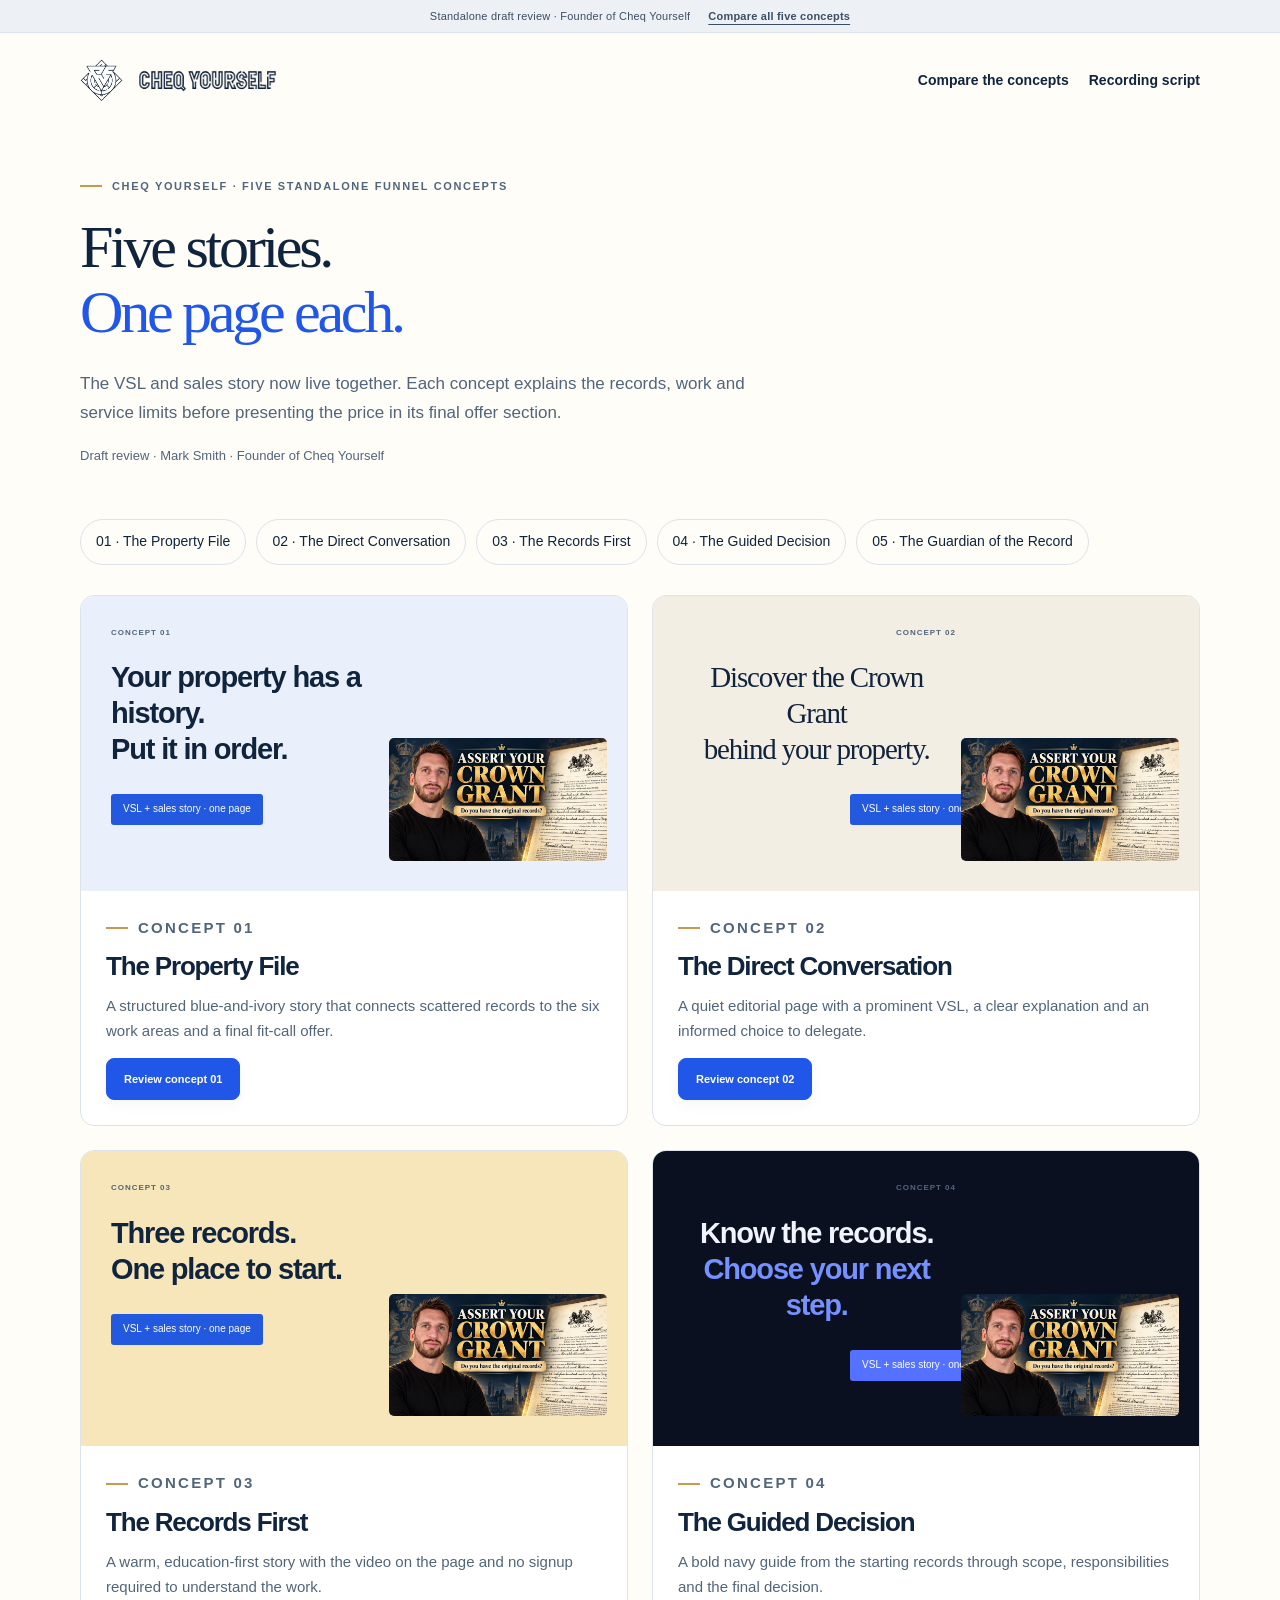
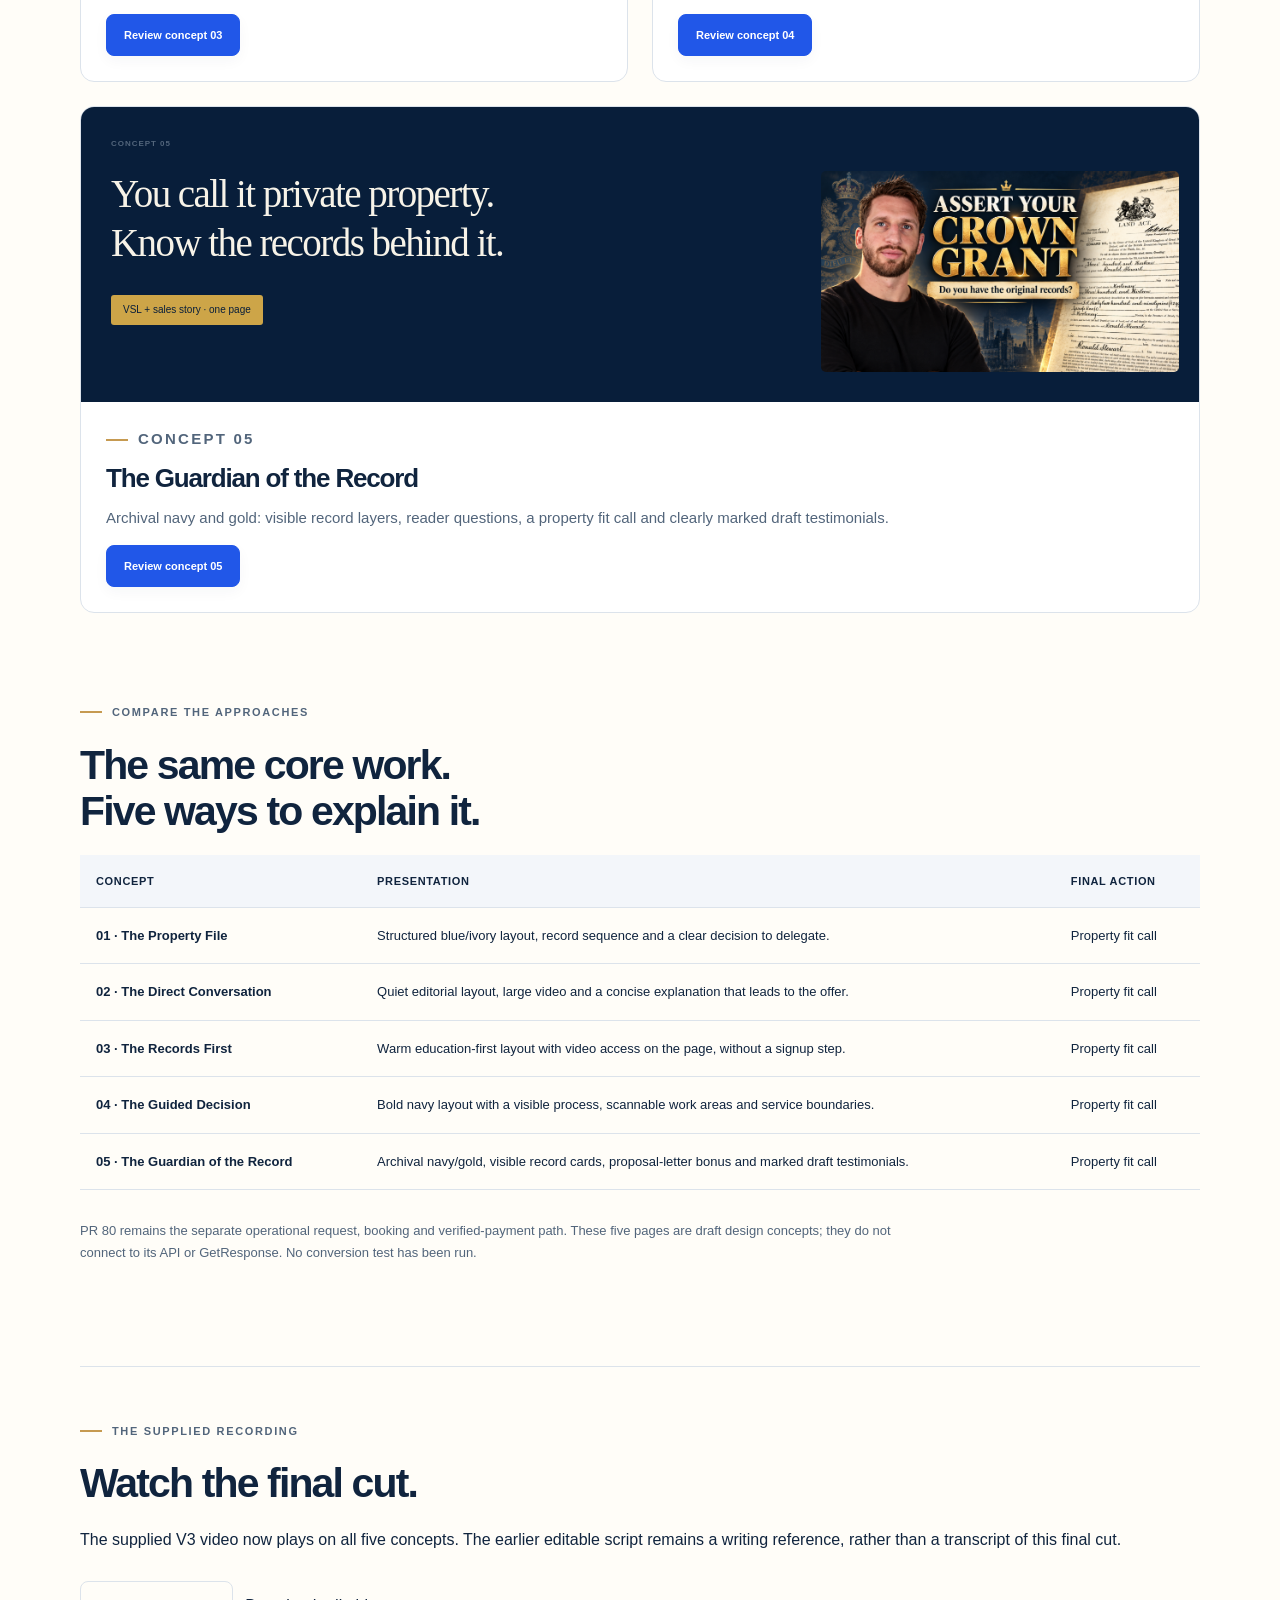
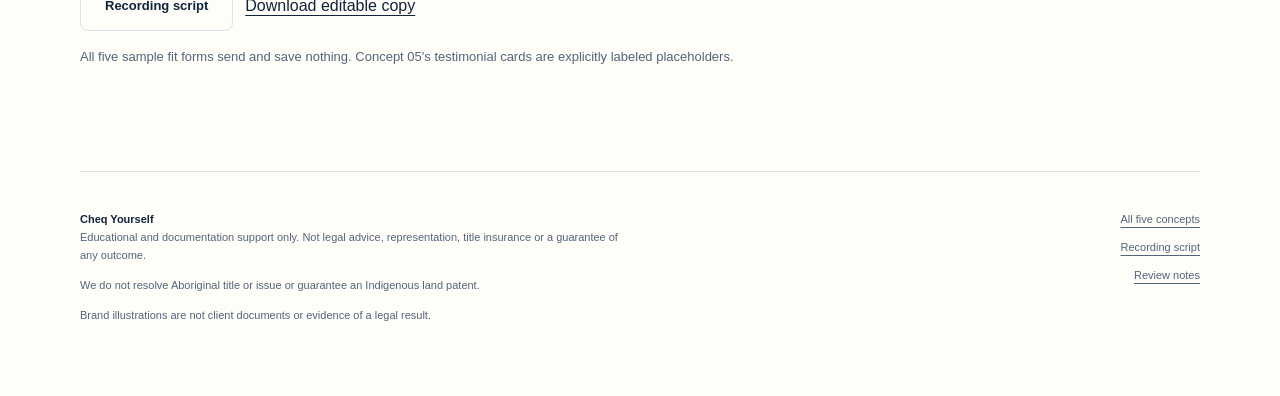
<file: index.html>
<!doctype html>
<html lang="en-CA"><head><meta charset="utf-8"><meta name="viewport" content="width=device-width,initial-scale=1"><meta name="robots" content="noindex,nofollow"><meta name="referrer" content="no-referrer"><meta http-equiv="Content-Security-Policy" content="default-src 'self'; script-src 'self'; style-src 'self' 'unsafe-inline'; img-src 'self'; media-src 'self' https://constitutionalmoney.github.io; connect-src 'none'; frame-src 'none'; object-src 'none'; base-uri 'none'; form-action 'none'"><meta name="description" content="Trace the records behind your Canadian property and explore the Assert Crown Grant Documentation Package with Cheq Yourself. Watch the overview, understand the work and decide your next step."><meta property="og:title" content="Five single-page funnels | Cheq Yourself"><meta property="og:description" content="Trace the records behind your Canadian property and explore the Assert Crown Grant Documentation Package with Cheq Yourself. Watch the overview, understand the work and decide your next step."><title>Five single-page funnels · Cheq Yourself preview</title><link rel="icon" href="assets/brand-square.webp"><link rel="stylesheet" href="assets/site.css"><script src="assets/site.js" defer></script></head><body class="review"><a class="skip" href="#main">Skip to content</a><div class="preview-bar"><span>Standalone draft review · Founder of Cheq Yourself</span><a href="index.html">Compare all five concepts</a></div><header class="header container"><a class="brand" href="index.html" aria-label="Cheq Yourself concept review"><img class="mark" src="assets/cheq-yourself-logo.webp" alt="" width="43" height="44"><img class="wordmark" src="assets/cheq-yourself-wordmark.webp" alt="Cheq Yourself" width="147" height="33"></a><nav aria-label="Page navigation"><a href="index.html#comparison">Compare the concepts</a><a href="script.html">Recording script</a></nav></header><section class="review-hero container"><p class="eyebrow">Cheq Yourself · Five standalone funnel concepts</p><h1>Five stories.<br><em>One page each.</em></h1><p class="lead">The VSL and sales story now live together. Each concept explains the records, work and service limits before presenting the price in its final offer section.</p><p class="small">Draft review · Mark Smith · Founder of Cheq Yourself</p></section><main id="main" class="container"><nav class="concept-jump" aria-label="Choose a concept"><a href="designed/index.html">01 · The Property File</a><a href="simple/index.html">02 · The Direct Conversation</a><a href="squeeze/index.html">03 · The Records First</a><a href="screenshots/index.html">04 · The Guided Decision</a><a href="archival/index.html">05 · The Guardian of the Record</a></nav><div class="concept-grid"><article class="concept-card"><div class="concept-art art-designed unified-art"><p>CONCEPT 01</p><h3>Your property has a history.<br><em>Put it in order.</em></h3><img src="assets/vsl-video-thumbnail.png" alt="" width="1672" height="941"><span class="art-btn">VSL + sales story · one page</span></div><div><p class="eyebrow">Concept 01</p><h2>The Property File</h2><p>A structured blue-and-ivory story that connects scattered records to the six work areas and a final fit-call offer.</p><a class="btn" href="designed/index.html">Review concept 01</a></div></article><article class="concept-card"><div class="concept-art art-simple unified-art"><p>CONCEPT 02</p><h3>Discover the Crown Grant<br><em>behind your property.</em></h3><img src="assets/vsl-video-thumbnail.png" alt="" width="1672" height="941"><span class="art-btn">VSL + sales story · one page</span></div><div><p class="eyebrow">Concept 02</p><h2>The Direct Conversation</h2><p>A quiet editorial page with a prominent VSL, a clear explanation and an informed choice to delegate.</p><a class="btn" href="simple/index.html">Review concept 02</a></div></article><article class="concept-card"><div class="concept-art art-squeeze unified-art"><p>CONCEPT 03</p><h3>Three records.<br><em>One place to start.</em></h3><img src="assets/vsl-video-thumbnail.png" alt="" width="1672" height="941"><span class="art-btn">VSL + sales story · one page</span></div><div><p class="eyebrow">Concept 03</p><h2>The Records First</h2><p>A warm, education-first story with the video on the page and no signup required to understand the work.</p><a class="btn" href="squeeze/index.html">Review concept 03</a></div></article><article class="concept-card"><div class="concept-art art-screenshots unified-art"><p>CONCEPT 04</p><h3>Know the records.<br><em>Choose your next step.</em></h3><img src="assets/vsl-video-thumbnail.png" alt="" width="1672" height="941"><span class="art-btn">VSL + sales story · one page</span></div><div><p class="eyebrow">Concept 04</p><h2>The Guided Decision</h2><p>A bold navy guide from the starting records through scope, responsibilities and the final decision.</p><a class="btn" href="screenshots/index.html">Review concept 04</a></div></article><article class="concept-card"><div class="concept-art art-archival unified-art"><p>CONCEPT 05</p><h3>You call it private property.<br><em>Know the records behind it.</em></h3><img src="assets/vsl-video-thumbnail.png" alt="" width="1672" height="941"><span class="art-btn">VSL + sales story · one page</span></div><div><p class="eyebrow">Concept 05</p><h2>The Guardian of the Record</h2><p>Archival navy and gold: visible record layers, reader questions, a property fit call and clearly marked draft testimonials.</p><a class="btn" href="archival/index.html">Review concept 05</a></div></article></div><section class="section" id="comparison"><p class="eyebrow">Compare the approaches</p><h2>The same core work.<br>Five ways to explain it.</h2><div class="table-scroll"><table><thead><tr><th>Concept</th><th>Presentation</th><th>Final action</th></tr></thead><tbody><tr><td><strong>01 · The Property File</strong></td><td>Structured blue/ivory layout, record sequence and a clear decision to delegate.</td><td>Property fit call</td></tr><tr><td><strong>02 · The Direct Conversation</strong></td><td>Quiet editorial layout, large video and a concise explanation that leads to the offer.</td><td>Property fit call</td></tr><tr><td><strong>03 · The Records First</strong></td><td>Warm education-first layout with video access on the page, without a signup step.</td><td>Property fit call</td></tr><tr><td><strong>04 · The Guided Decision</strong></td><td>Bold navy layout with a visible process, scannable work areas and service boundaries.</td><td>Property fit call</td></tr><tr><td><strong>05 · The Guardian of the Record</strong></td><td>Archival navy/gold, visible record cards, proposal-letter bonus and marked draft testimonials.</td><td>Property fit call</td></tr></tbody></table></div><p class="small comparison-note">PR 80 remains the separate operational request, booking and verified-payment path. These five pages are draft design concepts; they do not connect to its API or GetResponse. No conversion test has been run.</p></section><section class="section recording-notes"><p class="eyebrow">The supplied recording</p><h2>Watch the final cut.</h2><p>The supplied V3 video now plays on all five concepts. The earlier editable script remains a writing reference, rather than a transcript of this final cut.</p><div class="actions"><a class="btn secondary" href="script.html">Recording script</a><a href="vsl-script.md" download>Download editable copy</a></div><p class="small">All five sample fit forms send and save nothing. Concept 05's testimonial cards are explicitly labeled placeholders.</p></section></main><footer class="footer container"><div><strong>Cheq Yourself</strong><p>Educational and documentation support only. Not legal advice, representation, title insurance or a guarantee of any outcome.</p><p>We do not resolve Aboriginal title or issue or guarantee an Indigenous land patent.</p><p>Brand illustrations are not client documents or evidence of a legal result.</p></div><div class="footer-links"><a href="index.html">All five concepts</a><a href="script.html">Recording script</a><a href="README.md">Review notes</a></div></footer></body></html>
</file>
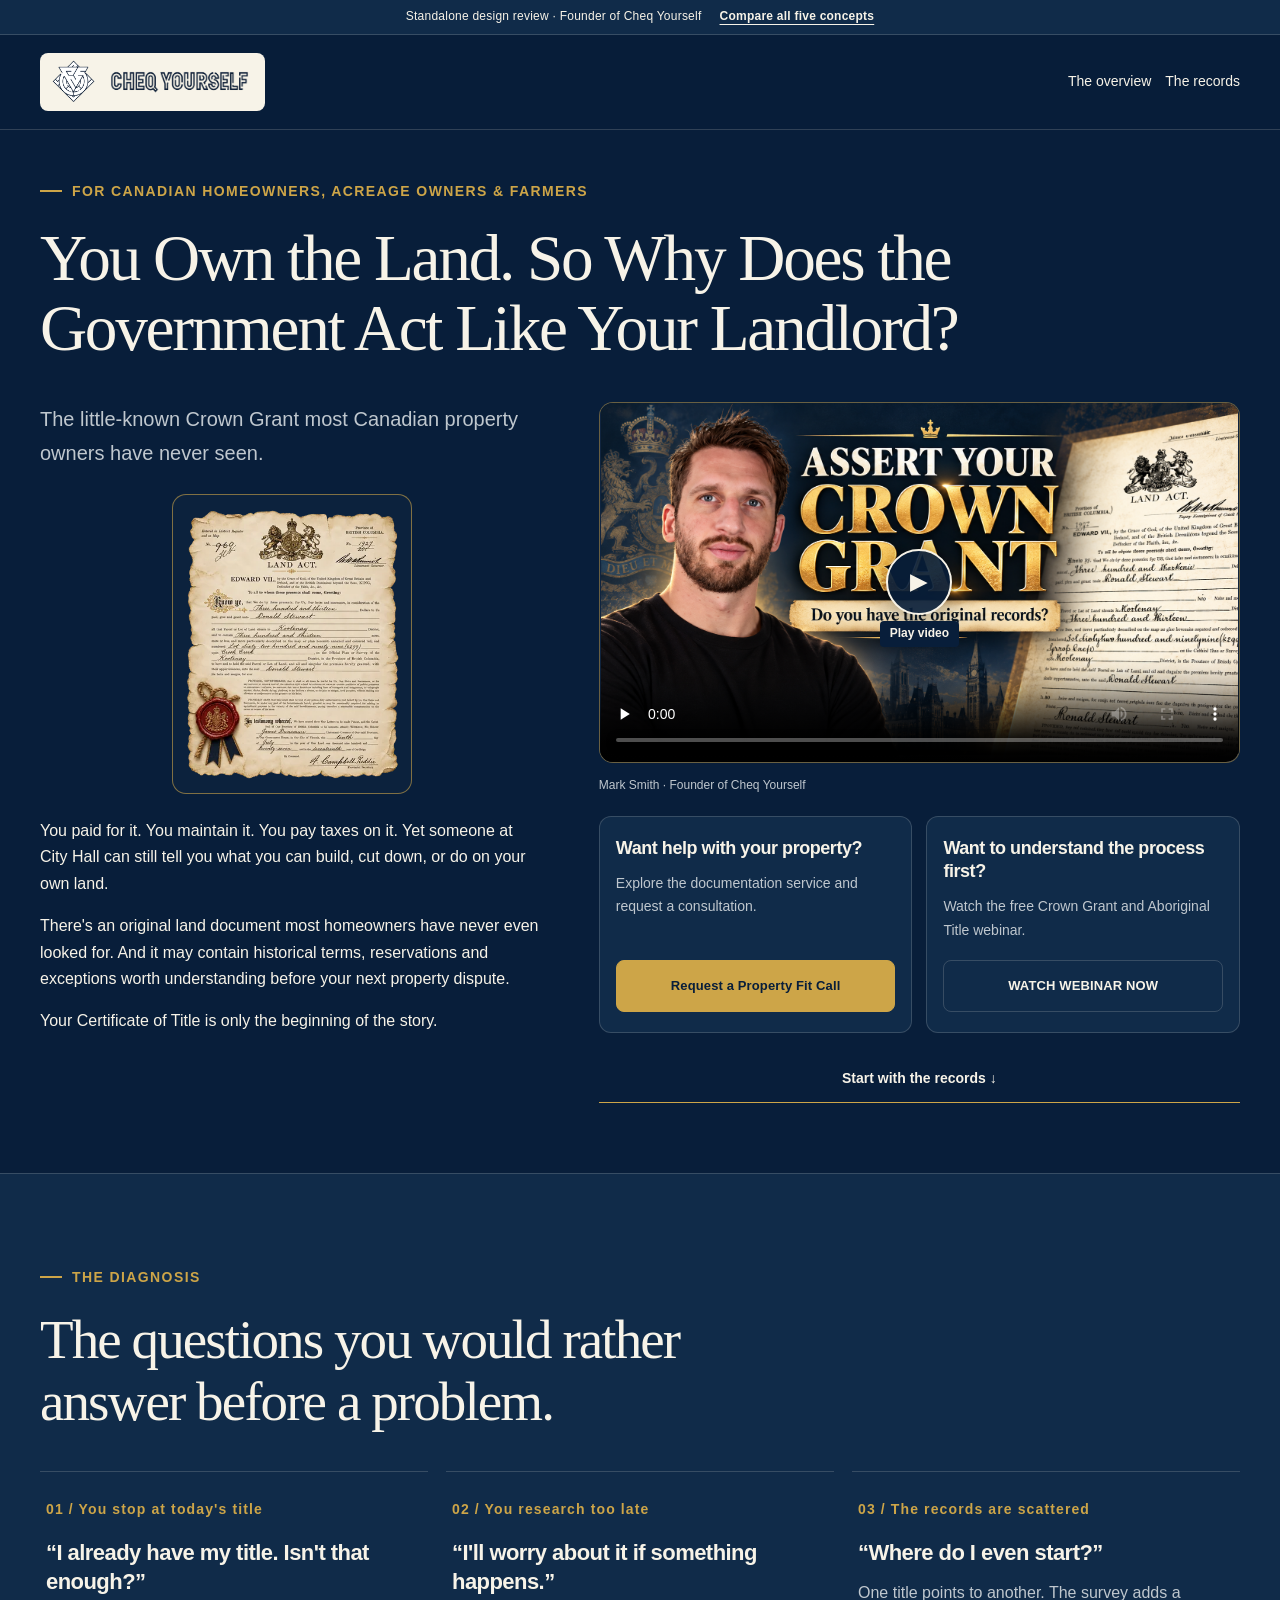
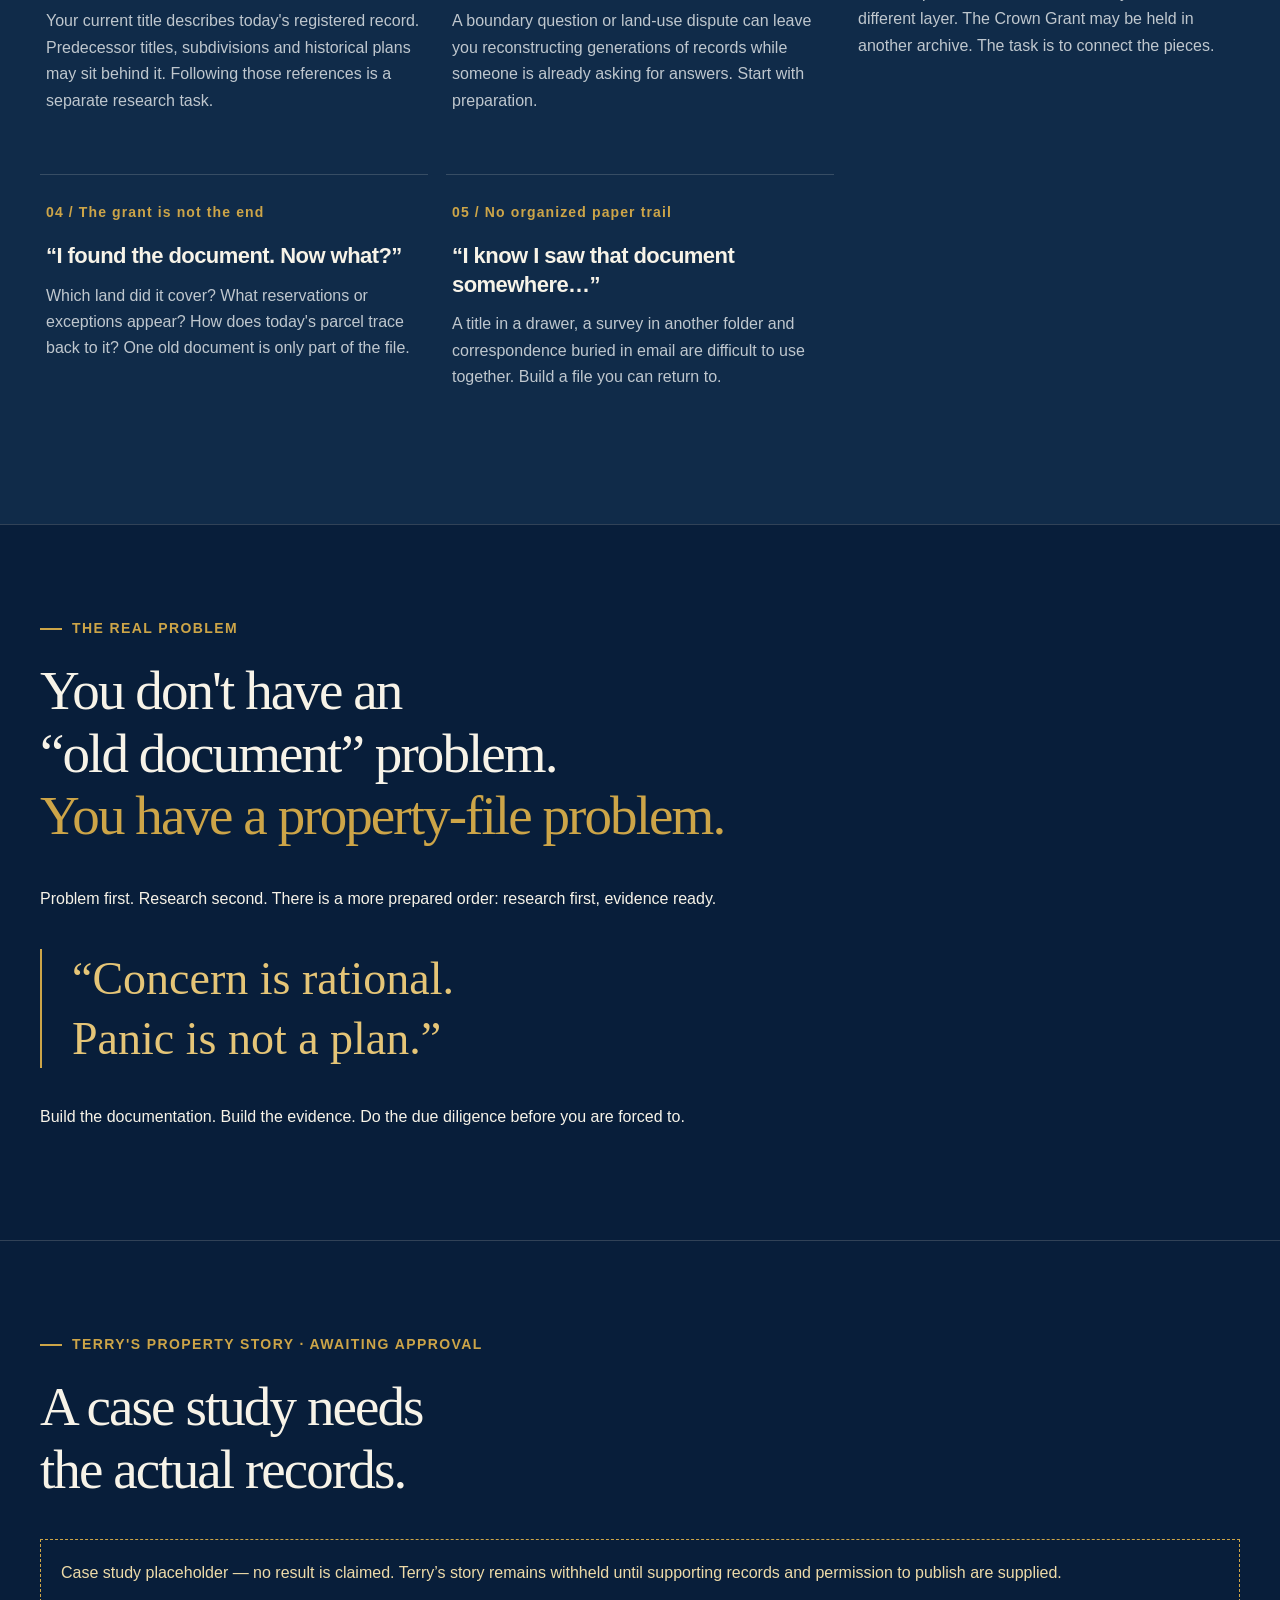
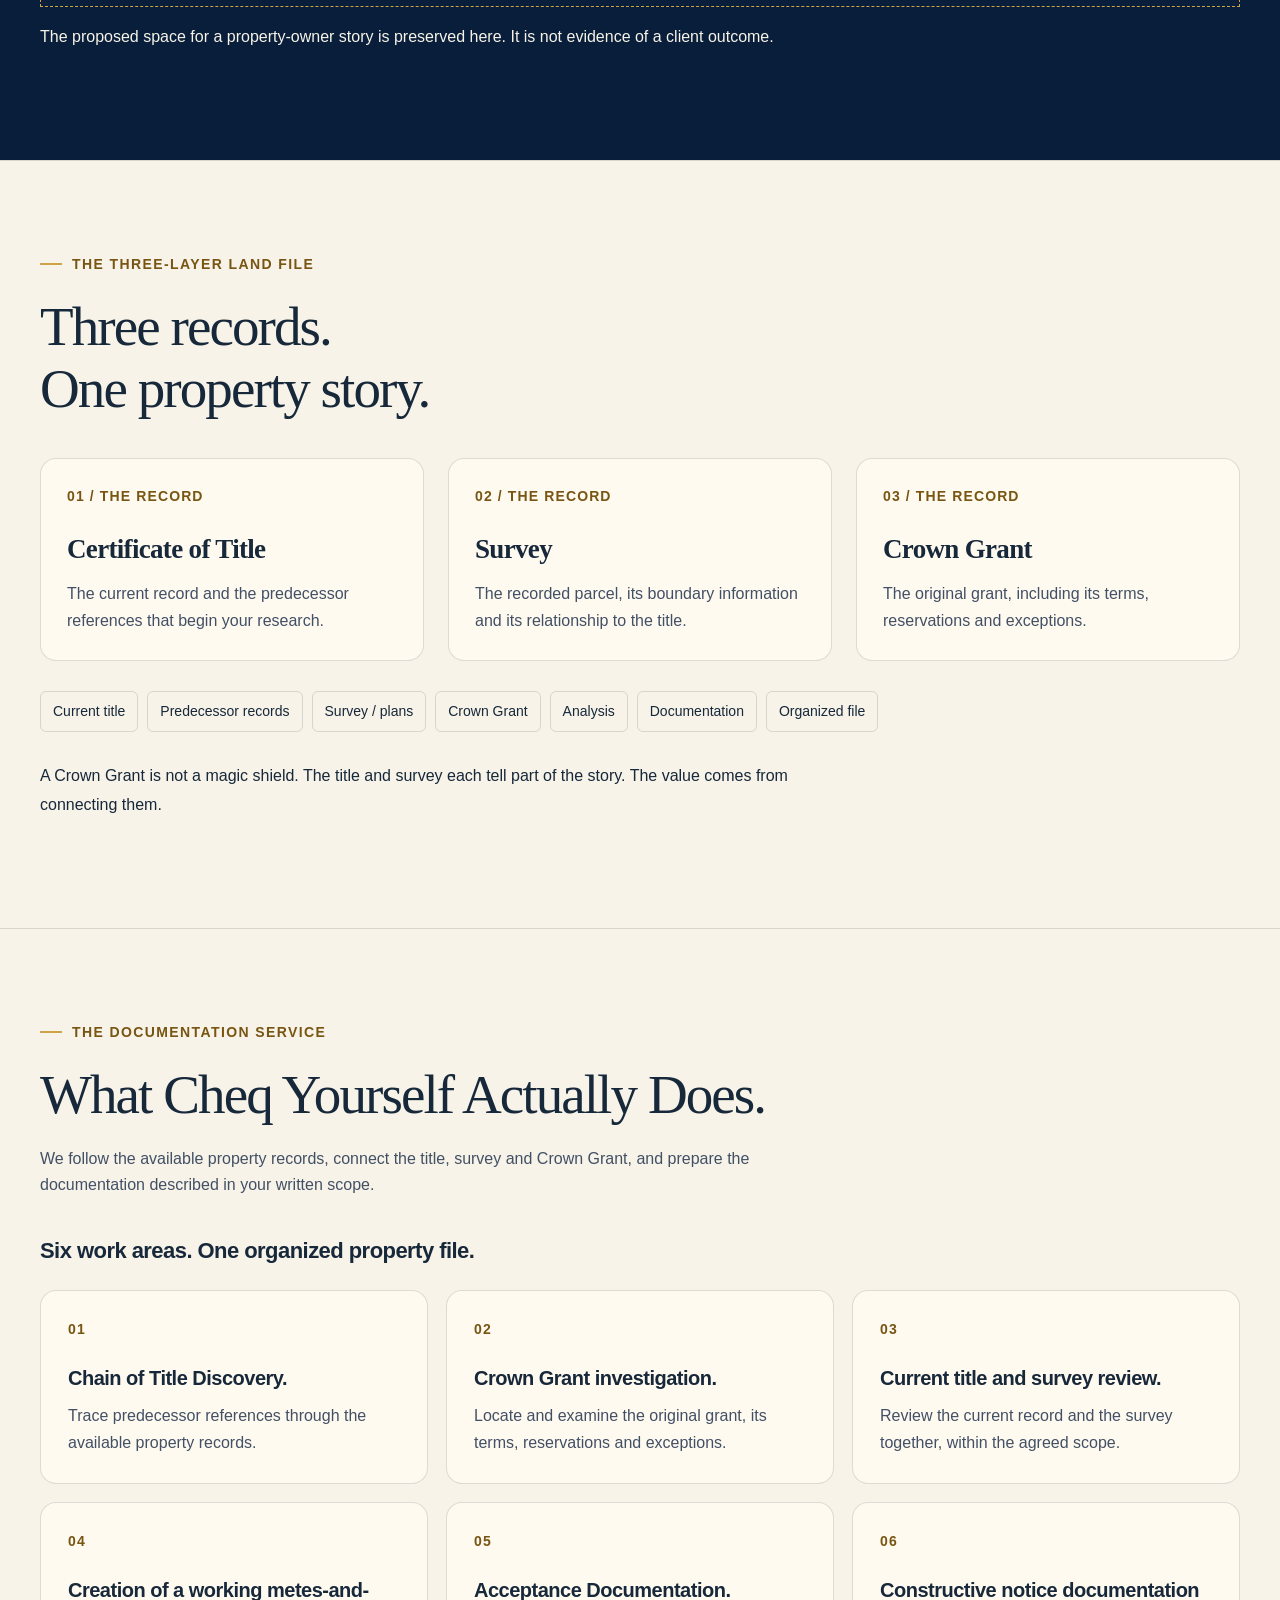
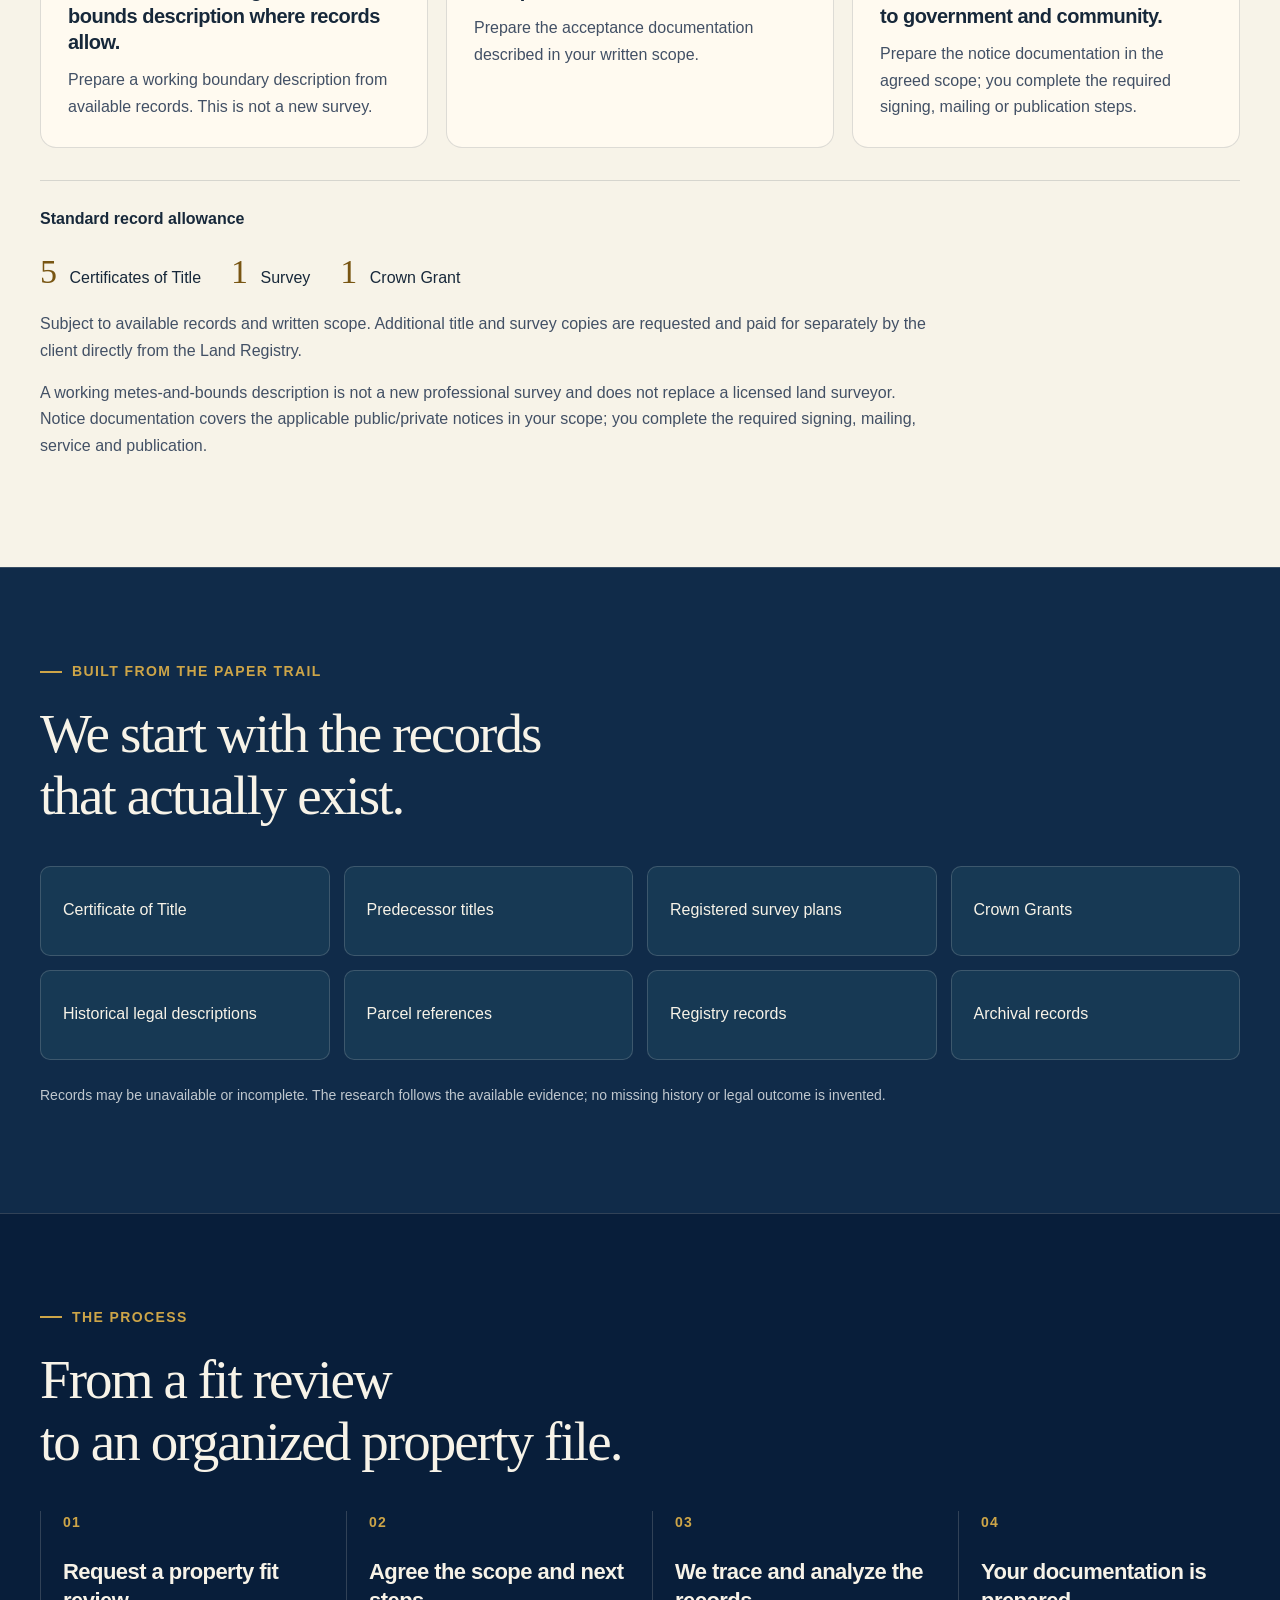
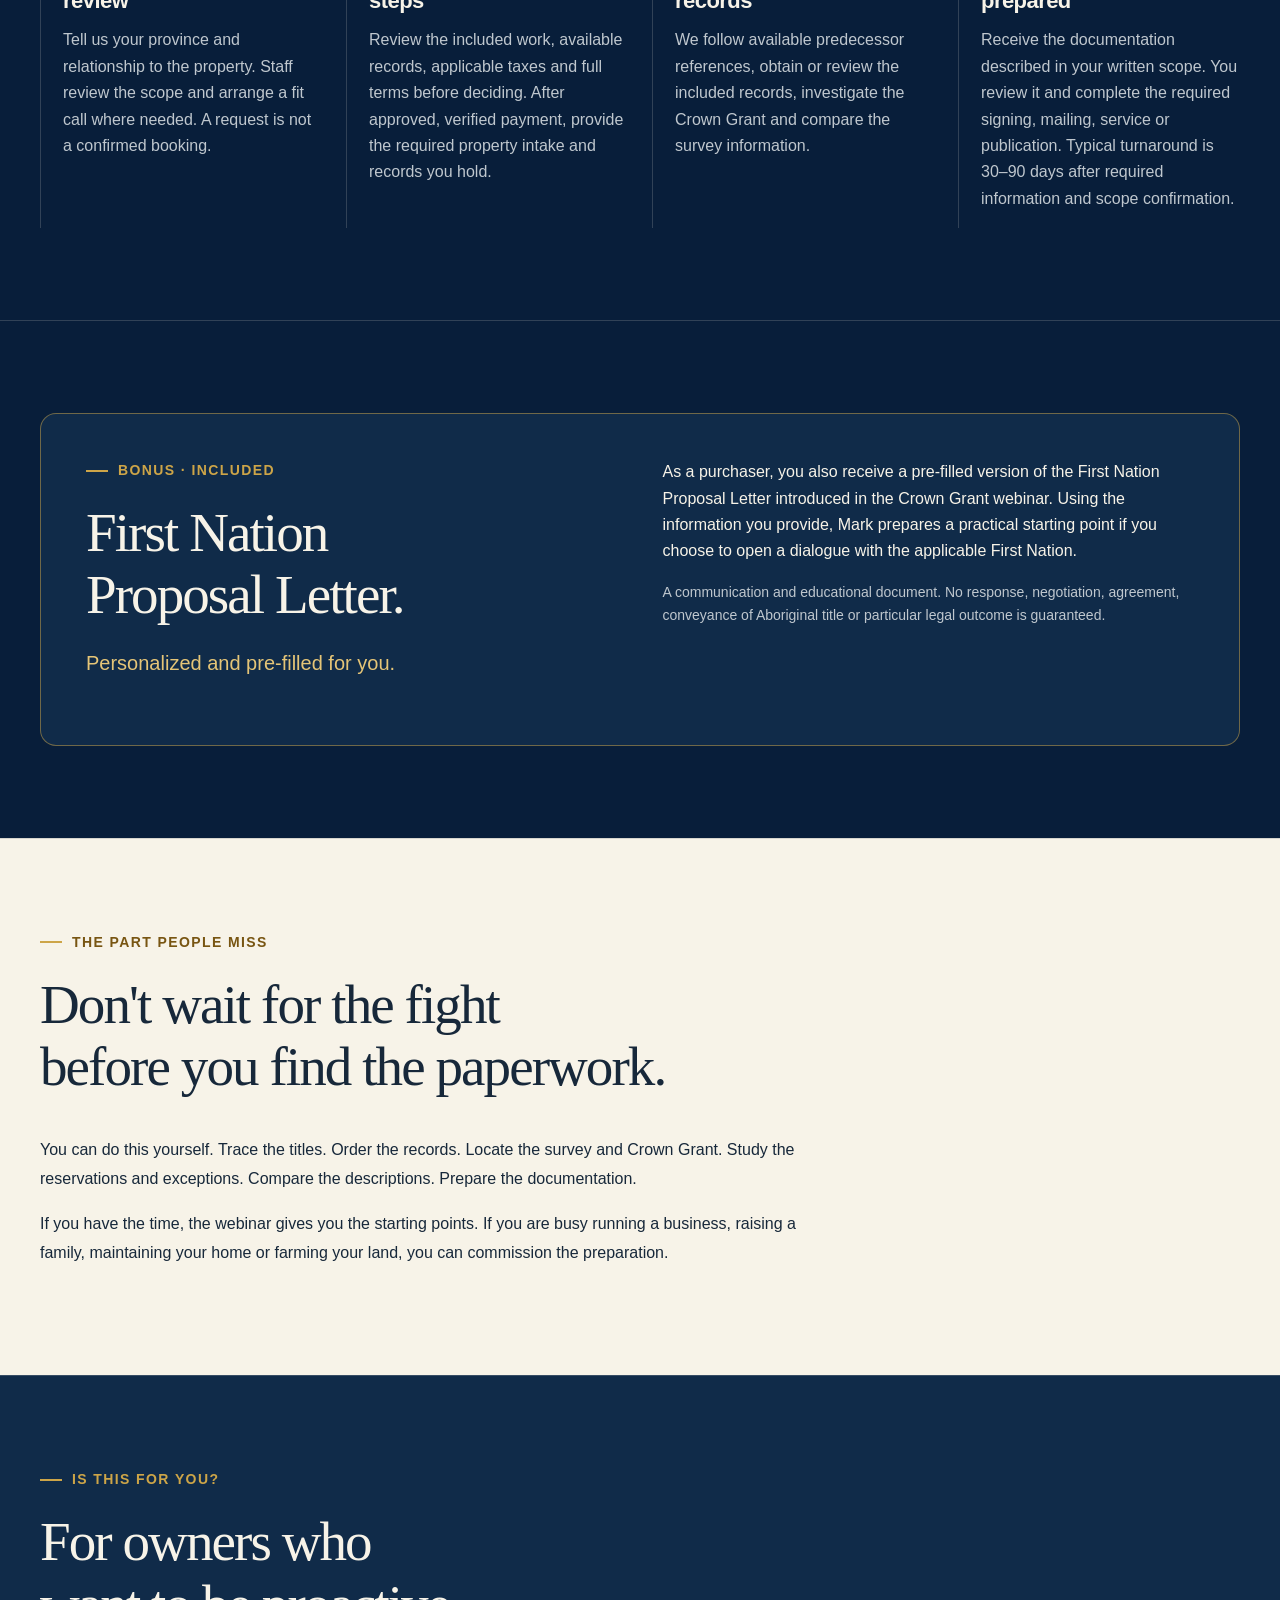
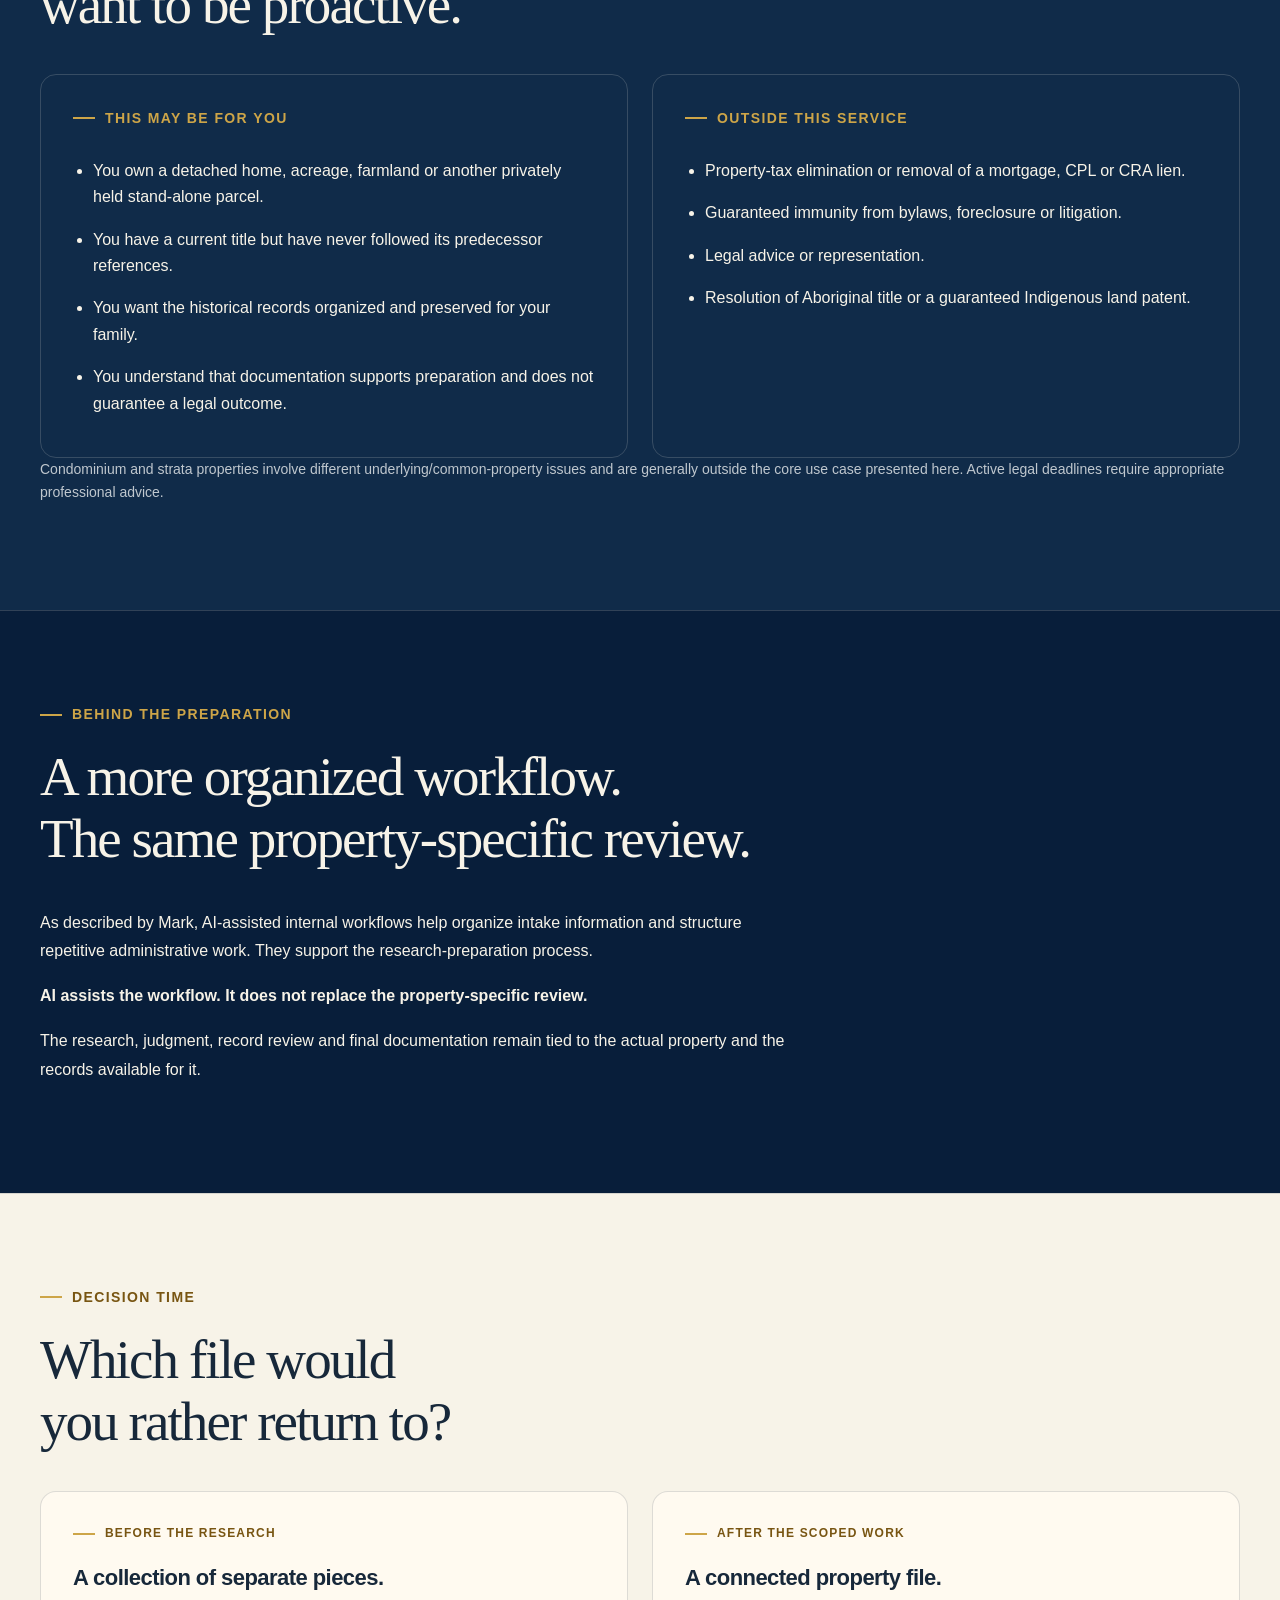
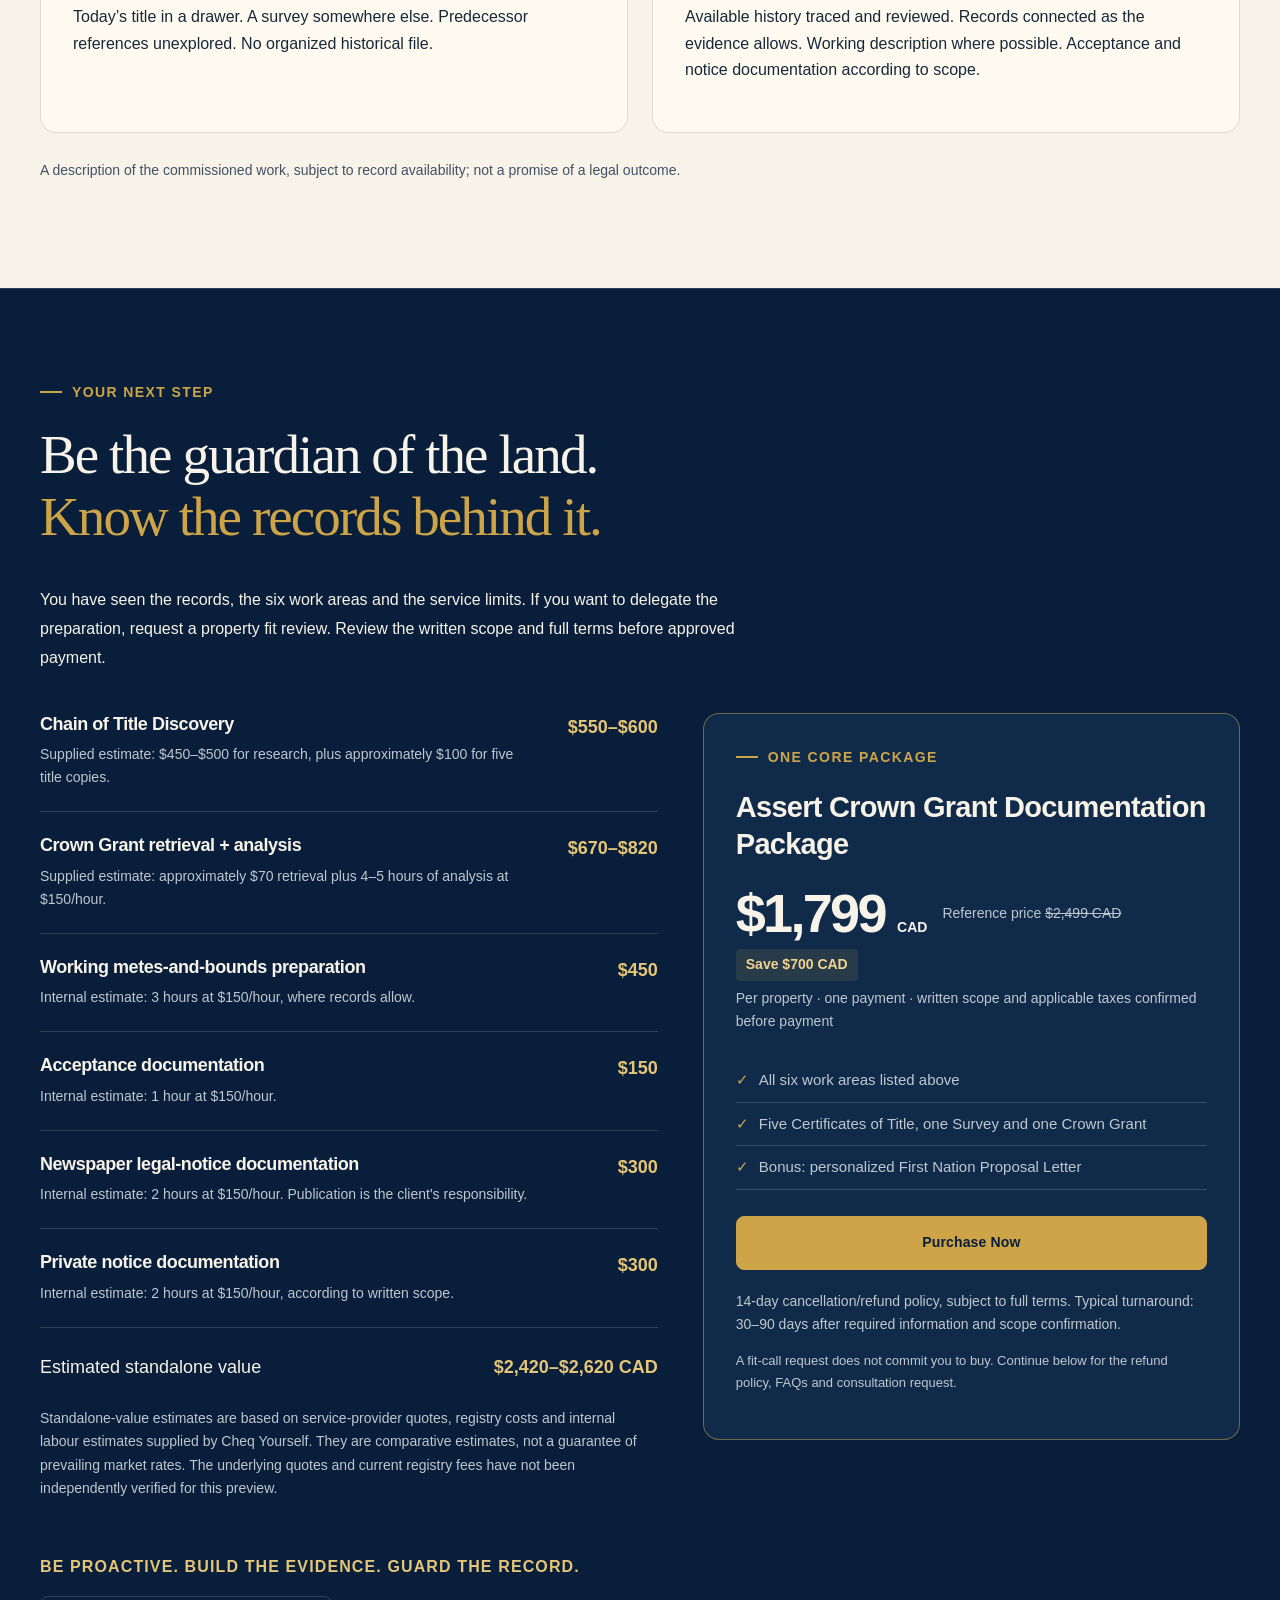
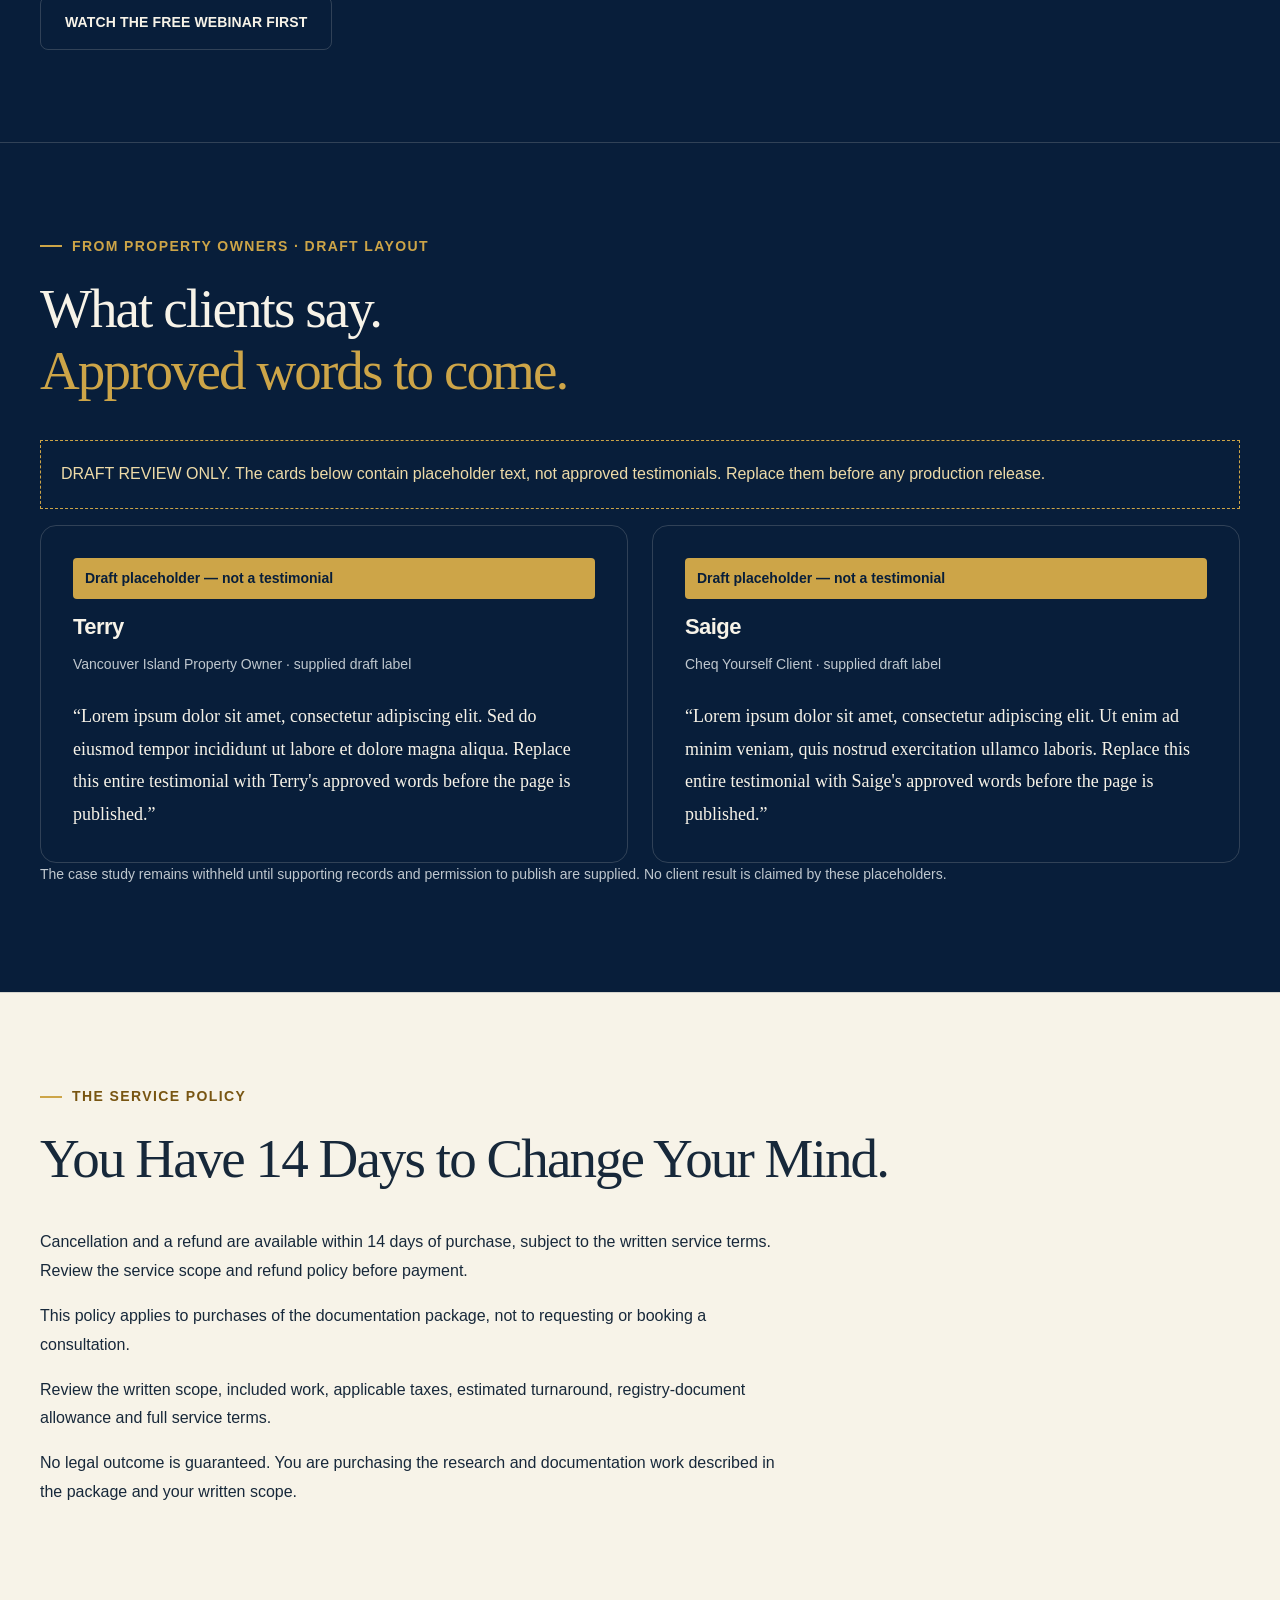
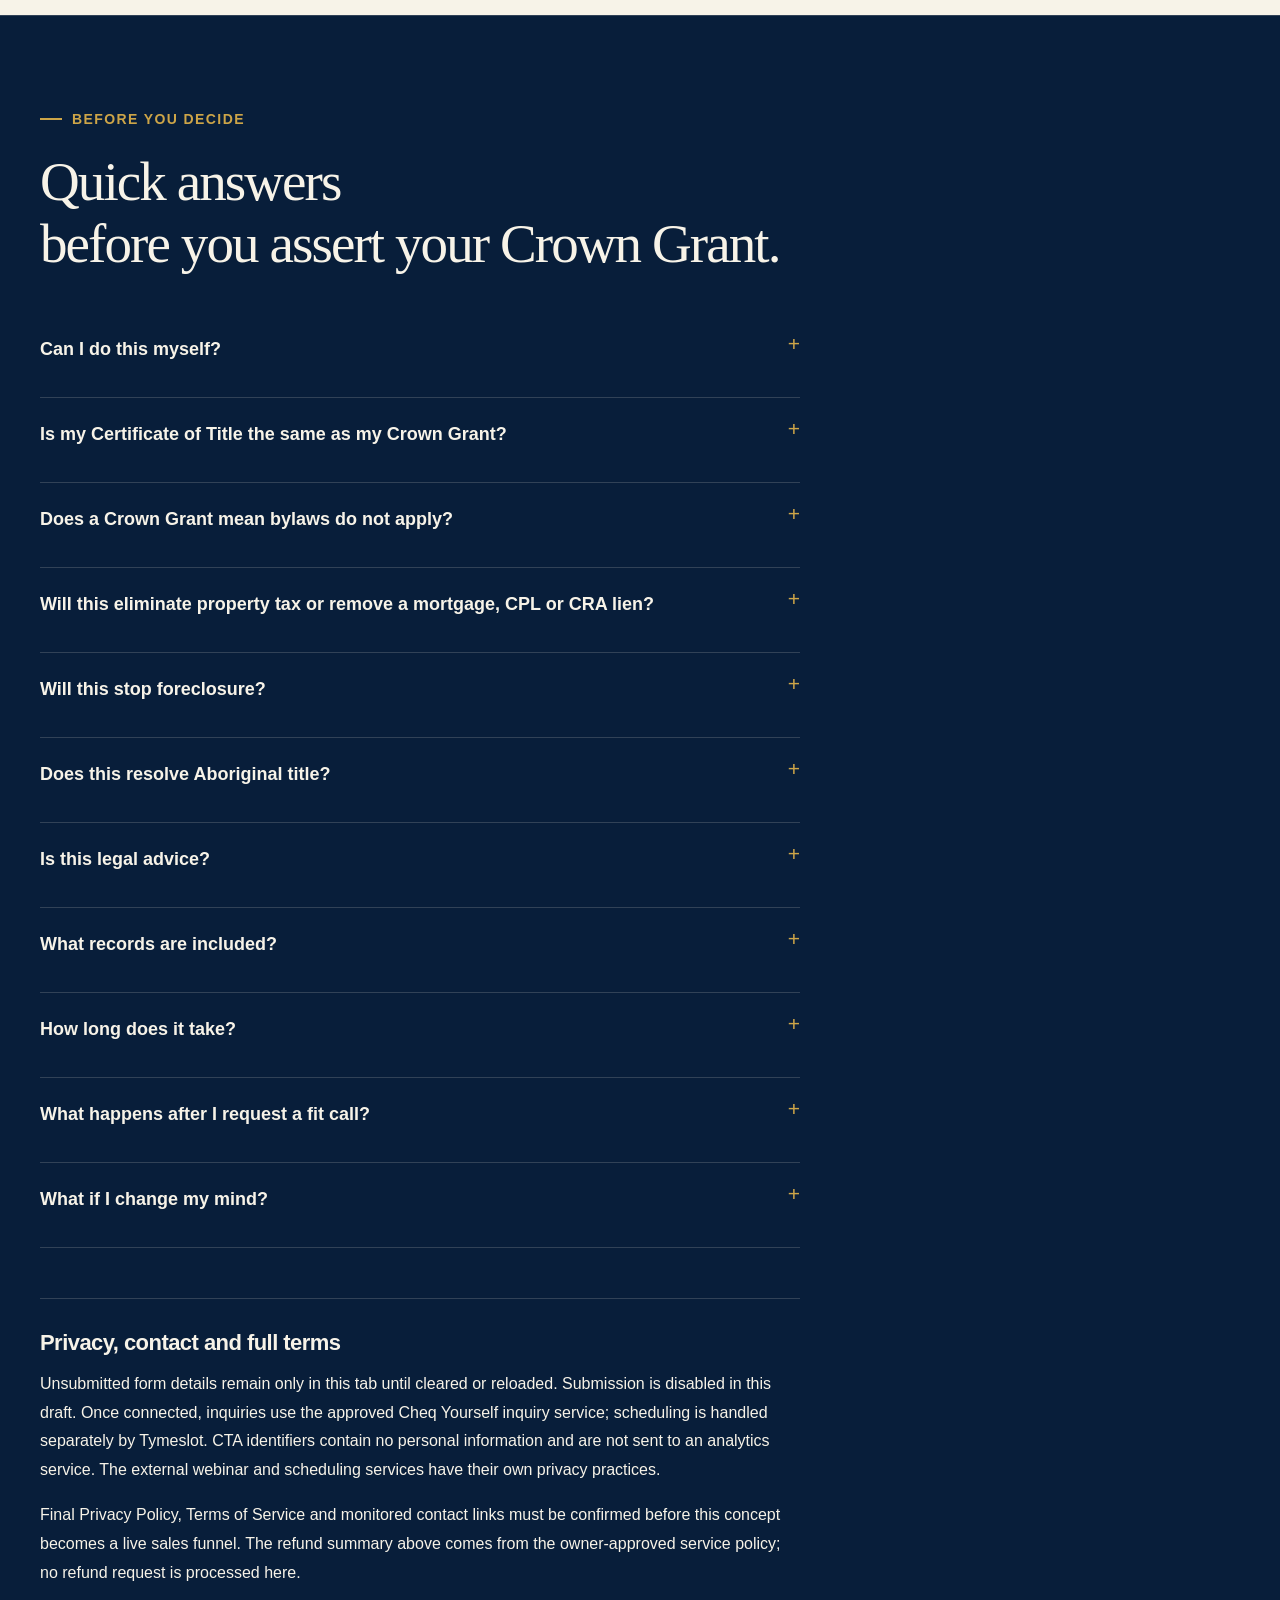
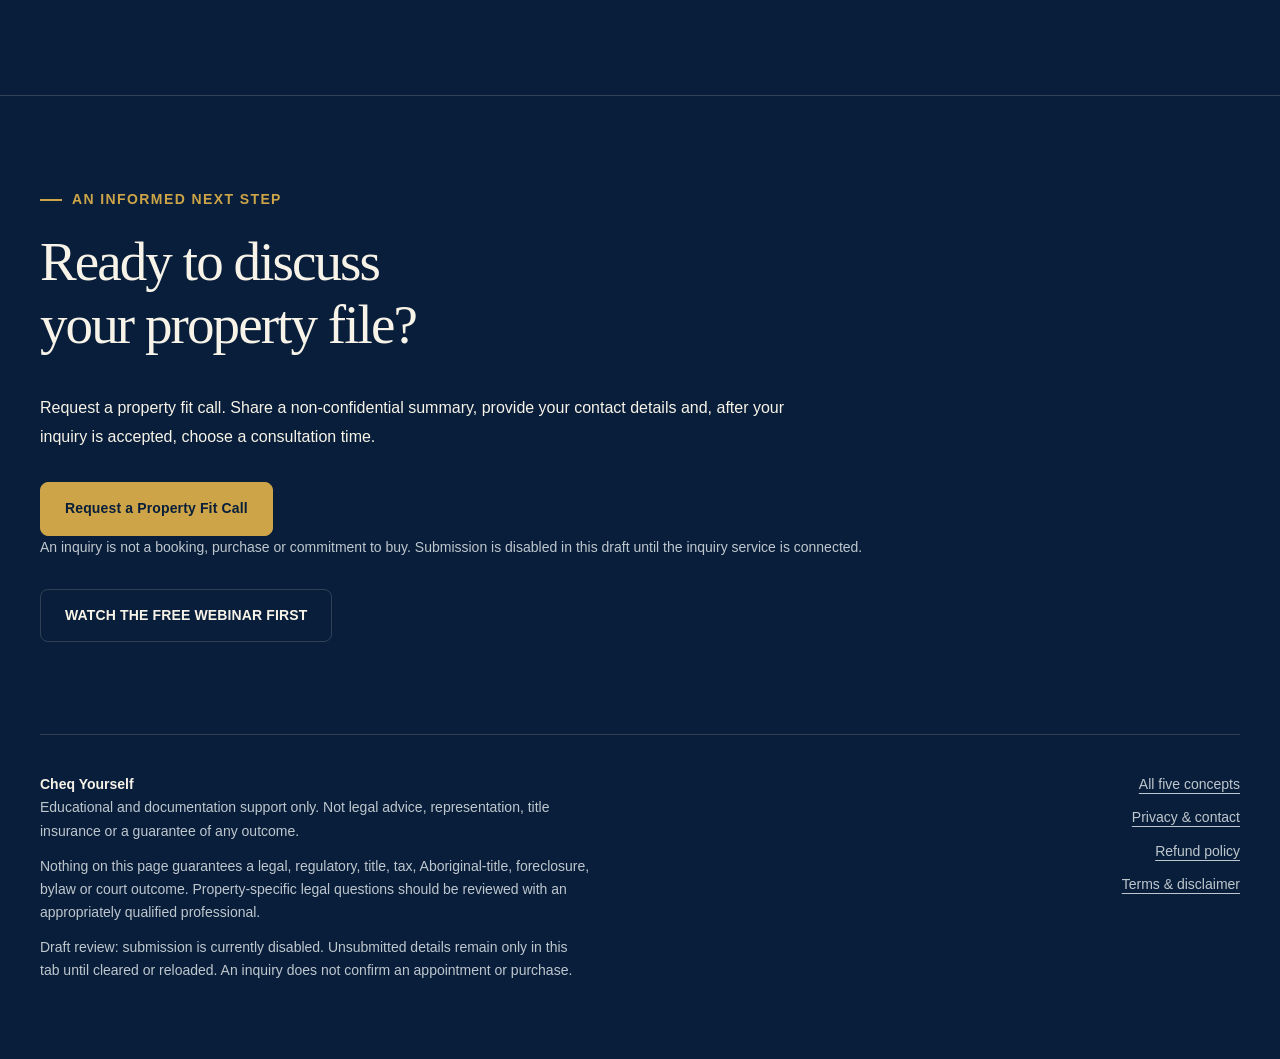
<file: archival/index.html>
<!doctype html>
<html lang="en-CA"><head><meta charset="utf-8"><meta name="viewport" content="width=device-width,initial-scale=1"><meta name="robots" content="noindex,nofollow"><meta name="referrer" content="no-referrer"><meta http-equiv="Content-Security-Policy" content="default-src &#x27;self&#x27;; script-src &#x27;self&#x27;; style-src &#x27;self&#x27; &#x27;unsafe-inline&#x27;; img-src &#x27;self&#x27;; media-src &#x27;self&#x27; https://constitutionalmoney.github.io; connect-src &#x27;none&#x27;; frame-src &#x27;none&#x27;; object-src &#x27;none&#x27;; base-uri &#x27;none&#x27;; form-action &#x27;none&#x27;"><meta name="description" content="Trace the records behind your Canadian property and explore the Assert Crown Grant Documentation Package with Cheq Yourself. Watch the overview, understand the work and decide your next step."><meta property="og:title" content="The Guardian of the Record | Cheq Yourself"><meta property="og:description" content="Trace the records behind your Canadian property and explore the Assert Crown Grant Documentation Package with Cheq Yourself. Watch the overview, understand the work and decide your next step."><title>The Guardian of the Record · Cheq Yourself preview</title><link rel="icon" href="../assets/brand-square.webp"><link rel="stylesheet" href="../assets/site.css?v=64327712d6fb"><script src="../assets/site.js" defer></script><script src="../assets/consultation.js" defer></script><script src="../assets/purchase.js" defer></script></head><body class="archival"><a class="skip" href="#main">Skip to content</a><div class="preview-bar"><span>Standalone design review · Founder of Cheq Yourself</span><a href="../index.html">Compare all five concepts</a></div>
<header class="archival-header"><div class="container"><a class="brand" href="../index.html" aria-label="Cheq Yourself concept review"><img class="mark" src="../assets/cheq-yourself-logo.webp" alt="" width="43" height="44"><img class="wordmark" src="../assets/cheq-yourself-wordmark.webp" alt="Cheq Yourself" width="147" height="33"></a><nav aria-label="Page navigation"><a href="#vsl">The overview</a><a href="#written-overview">The records</a></nav></div></header><main id="main"><section class="archive-hero container"><p class="eyebrow">For Canadian homeowners, acreage owners &amp; farmers</p><h1>You Own the Land. So Why Does the Government Act Like Your Landlord?</h1><div class="archive-hero-bottom"><div><p class="lead">The little-known Crown Grant most Canadian property owners have never seen.</p><figure class="hero-crown-frame"><img class="hero-crown-grant" src="../assets/crown-grant-380.webp" srcset="../assets/crown-grant-380.webp 380w, ../assets/crown-grant-690.webp 690w" sizes="(max-width:700px) 45vw, (max-width:1000px) 23vw, 230px" alt="Illustrative historical Crown Grant document with a royal crest and wax seal" width="1122" height="1402" fetchpriority="high" decoding="async"></figure><p>You paid for it. You maintain it. You pay taxes on it. Yet someone at City Hall can still tell you what you can build, cut down, or do on your own land.</p><p>There&#x27;s an original land document most homeowners have never even looked for. And it may contain historical terms, reservations and exceptions worth understanding before your next property dispute.</p><p>Your Certificate of Title is only the beginning of the story.</p></div><div class="archive-hero-video" id="vsl"><div class="video-frame"><video class="vsl-video" controls playsinline preload="none" poster="../assets/vsl-video-thumbnail.png" width="1920" height="1080" aria-label="Assert Crown Grant Documentation Package — Mark Smith"><source src="https://constitutionalmoney.github.io/cheqyourself-vsl-review/assets/assert-crown-grant-v3-review.mp4" type="video/mp4"><p>Your browser does not support this video. <a href="https://constitutionalmoney.github.io/cheqyourself-vsl-review/assets/assert-crown-grant-v3-review.mp4">Open the video</a>.</p></video><button type="button" class="thumbnail-play" data-play-video aria-label="Play Assert Crown Grant video"><span aria-hidden="true">▶</span><span class="play-label">Play video</span></button></div><div class="video-caption"><span>Mark Smith · Founder of Cheq Yourself</span></div><div class="video-options"><article><h3>Want help with your property?</h3><p>Explore the documentation service and request a consultation.</p><a class="btn " href="#what-we-do" data-service-jump data-cta-id="under-video-property-fit">Request a Property Fit Call</a></article><article><h3>Want to understand the process first?</h3><p>Watch the free Crown Grant and Aboriginal Title webinar.</p><a class="btn secondary webinar" href="https://land.cheqyourself.com" target="_blank" rel="noopener noreferrer" data-cta-id="under-video-webinar">WATCH WEBINAR NOW</a></article></div><a class="story-link" href="#written-overview">Start with the records <span aria-hidden="true">↓</span></a><p class="video-status small" role="status" data-video-status hidden>The video could not load. Try the play button again or <a href="https://constitutionalmoney.github.io/cheqyourself-vsl-review/assets/assert-crown-grant-v3-review.mp4">open the video directly</a>.</p></div></div></section><section id="written-overview" class="archive-section archive-raised"><div class="container"><div class="archive-heading"><p class="eyebrow">The diagnosis</p><h2>The questions you would rather<br>answer before a problem.</h2></div><div class="diagnosis-grid"><article class="diagnosis-card"><span class="number">01 / You stop at today&#x27;s title</span><h3>“I already have my title. Isn&#x27;t that enough?”</h3><p>Your current title describes today&#x27;s registered record. Predecessor titles, subdivisions and historical plans may sit behind it. Following those references is a separate research task.</p></article><article class="diagnosis-card"><span class="number">02 / You research too late</span><h3>“I&#x27;ll worry about it if something happens.”</h3><p>A boundary question or land-use dispute can leave you reconstructing generations of records while someone is already asking for answers. Start with preparation.</p></article><article class="diagnosis-card"><span class="number">03 / The records are scattered</span><h3>“Where do I even start?”</h3><p>One title points to another. The survey adds a different layer. The Crown Grant may be held in another archive. The task is to connect the pieces.</p></article><article class="diagnosis-card"><span class="number">04 / The grant is not the end</span><h3>“I found the document. Now what?”</h3><p>Which land did it cover? What reservations or exceptions appear? How does today&#x27;s parcel trace back to it? One old document is only part of the file.</p></article><article class="diagnosis-card"><span class="number">05 / No organized paper trail</span><h3>“I know I saw that document somewhere…”</h3><p>A title in a drawer, a survey in another folder and correspondence buried in email are difficult to use together. Build a file you can return to.</p></article></div></div></section><section id="root-cause" class="archive-section "><div class="container"><div class="archive-heading"><p class="eyebrow">The real problem</p><h2>You don't have an<br>“old document” problem.<br><em>You have a property-file problem.</em></h2></div><div class="archive-reading"><p>Problem first. Research second. There is a more prepared order: research first, evidence ready.</p><blockquote>“Concern is rational.<br>Panic is not a plan.”</blockquote><p>Build the documentation. Build the evidence. Do the due diligence before you are forced to.</p></div></div></section><section id="case-study" class="archive-section "><div class="container"><div class="archive-heading"><p class="eyebrow">Terry&#x27;s property story · awaiting approval</p><h2>A case study needs<br>the actual records.</h2></div><p class="review-hold">Case study placeholder — no result is claimed. Terry’s story remains withheld until supporting records and permission to publish are supplied.</p><p class="archive-reading">The proposed space for a property-owner story is preserved here. It is not evidence of a client outcome.</p></div></section><section id="mechanism" class="archive-section archive-light"><div class="container"><div class="archive-heading"><p class="eyebrow">The three-layer land file</p><h2>Three records.<br>One property story.</h2></div><div class="records"><article class="record"><span class="number">01 / THE RECORD</span><h3>Certificate of Title</h3><p>The current record and the predecessor references that begin your research.</p></article><article class="record"><span class="number">02 / THE RECORD</span><h3>Survey</h3><p>The recorded parcel, its boundary information and its relationship to the title.</p></article><article class="record"><span class="number">03 / THE RECORD</span><h3>Crown Grant</h3><p>The original grant, including its terms, reservations and exceptions.</p></article></div><ol class="record-path"><li>Current title</li><li>Predecessor records</li><li>Survey / plans</li><li>Crown Grant</li><li>Analysis</li><li>Documentation</li><li>Organized file</li></ol><div class="archive-reading"><p>A Crown Grant is not a magic shield. The title and survey each tell part of the story. The value comes from connecting them.</p></div></div></section><section id="what-we-do" class="archive-section archive-light" tabindex="-1"><div class="container"><div class="archive-heading"><p class="eyebrow">The documentation service</p><h2>What Cheq Yourself Actually Does.</h2><p>We follow the available property records, connect the title, survey and Crown Grant, and prepare the documentation described in your written scope.</p></div><h3 class="deliverables-title">Six work areas. One organized property file.</h3><div class="scope-grid"><article class="scope-card"><span class="number">01</span><h3>Chain of Title Discovery.</h3><p>Trace predecessor references through the available property records.</p></article><article class="scope-card"><span class="number">02</span><h3>Crown Grant investigation.</h3><p>Locate and examine the original grant, its terms, reservations and exceptions.</p></article><article class="scope-card"><span class="number">03</span><h3>Current title and survey review.</h3><p>Review the current record and the survey together, within the agreed scope.</p></article><article class="scope-card"><span class="number">04</span><h3>Creation of a working metes-and-bounds description where records allow.</h3><p>Prepare a working boundary description from available records. This is not a new survey.</p></article><article class="scope-card"><span class="number">05</span><h3>Acceptance Documentation.</h3><p>Prepare the acceptance documentation described in your written scope.</p></article><article class="scope-card"><span class="number">06</span><h3>Constructive notice documentation to government and community.</h3><p>Prepare the notice documentation in the agreed scope; you complete the required signing, mailing or publication steps.</p></article></div><div class="archive-allowance"><strong>Standard record allowance</strong><div><span><b>5</b> Certificates of Title</span><span><b>1</b> Survey</span><span><b>1</b> Crown Grant</span></div><p>Subject to available records and written scope. Additional title and survey copies are requested and paid for separately by the client directly from the Land Registry.</p><p>A working metes-and-bounds description is not a new professional survey and does not replace a licensed land surveyor. Notice documentation covers the applicable public/private notices in your scope; you complete the required signing, mailing, service and publication.</p></div></div></section><section id="records" class="archive-section archive-raised"><div class="container"><div class="archive-heading"><p class="eyebrow">Built from the paper trail</p><h2>We start with the records<br>that actually exist.</h2></div><div class="record-chips"><span>Certificate of Title</span><span>Predecessor titles</span><span>Registered survey plans</span><span>Crown Grants</span><span>Historical legal descriptions</span><span>Parcel references</span><span>Registry records</span><span>Archival records</span></div><p class="small">Records may be unavailable or incomplete. The research follows the available evidence; no missing history or legal outcome is invented.</p></div></section><section id="process" class="archive-section "><div class="container"><div class="archive-heading"><p class="eyebrow">The process</p><h2>From a fit review<br>to an organized property file.</h2></div><div class="archive-process"><article class="process-card"><span class="number">01</span><h3>Request a property fit review</h3><p>Tell us your province and relationship to the property. Staff review the scope and arrange a fit call where needed. A request is not a confirmed booking.</p></article><article class="process-card"><span class="number">02</span><h3>Agree the scope and next steps</h3><p>Review the included work, available records, applicable taxes and full terms before deciding. After approved, verified payment, provide the required property intake and records you hold.</p></article><article class="process-card"><span class="number">03</span><h3>We trace and analyze the records</h3><p>We follow available predecessor references, obtain or review the included records, investigate the Crown Grant and compare the survey information.</p></article><article class="process-card"><span class="number">04</span><h3>Your documentation is prepared</h3><p>Receive the documentation described in your written scope. You review it and complete the required signing, mailing, service or publication. Typical turnaround is 30–90 days after required information and scope confirmation.</p></article></div></div></section><section id="bonus" class="archive-section "><div class="container"><article class="archive-bonus"><div><p class="eyebrow">Bonus · included</p><h2>First Nation<br>Proposal Letter.</h2><p class="bonus-subtitle">Personalized and pre-filled for you.</p></div><div><p>As a purchaser, you also receive a pre-filled version of the First Nation Proposal Letter introduced in the Crown Grant webinar. Using the information you provide, Mark prepares a practical starting point if you choose to open a dialogue with the applicable First Nation.</p><p class="small">A communication and educational document. No response, negotiation, agreement, conveyance of Aboriginal title or particular legal outcome is guaranteed.</p></div></article></div></section><section id="big-picture" class="archive-section archive-light"><div class="container"><div class="archive-heading"><p class="eyebrow">The part people miss</p><h2>Don't wait for the fight<br>before you find the paperwork.</h2></div><div class="archive-reading"><p>You can do this yourself. Trace the titles. Order the records. Locate the survey and Crown Grant. Study the reservations and exceptions. Compare the descriptions. Prepare the documentation.</p><p>If you have the time, the webinar gives you the starting points. If you are busy running a business, raising a family, maintaining your home or farming your land, you can commission the preparation.</p></div></div></section><section id="for-you" class="archive-section archive-raised"><div class="container"><div class="archive-heading"><p class="eyebrow">Is this for you?</p><h2>For owners who<br>want to be proactive.</h2></div><div class="archive-columns"><article><p class="eyebrow">This may be for you</p><ul><li>You own a detached home, acreage, farmland or another privately held stand-alone parcel.</li><li>You have a current title but have never followed its predecessor references.</li><li>You want the historical records organized and preserved for your family.</li><li>You understand that documentation supports preparation and does not guarantee a legal outcome.</li></ul></article><article><p class="eyebrow">Outside this service</p><ul><li>Property-tax elimination or removal of a mortgage, CPL or CRA lien.</li><li>Guaranteed immunity from bylaws, foreclosure or litigation.</li><li>Legal advice or representation.</li><li>Resolution of Aboriginal title or a guaranteed Indigenous land patent.</li></ul></article></div><p class="small">Condominium and strata properties involve different underlying/common-property issues and are generally outside the core use case presented here. Active legal deadlines require appropriate professional advice.</p></div></section><section id="workflow" class="archive-section "><div class="container"><div class="archive-heading"><p class="eyebrow">Behind the preparation</p><h2>A more organized workflow.<br>The same property-specific review.</h2></div><div class="archive-reading"><p>As described by Mark, AI-assisted internal workflows help organize intake information and structure repetitive administrative work. They support the research-preparation process.</p><p><strong>AI assists the workflow. It does not replace the property-specific review.</strong></p><p>The research, judgment, record review and final documentation remain tied to the actual property and the records available for it.</p></div></div></section><section id="before-after" class="archive-section archive-light"><div class="container"><div class="archive-heading"><p class="eyebrow">Decision time</p><h2>Which file would<br>you rather return to?</h2></div><div class="funnel-choice archive-columns"><article><p class="eyebrow">Before the research</p><h3>A collection of separate pieces.</h3><p>Today’s title in a drawer. A survey somewhere else. Predecessor references unexplored. No organized historical file.</p></article><article><p class="eyebrow">After the scoped work</p><h3>A connected property file.</h3><p>Available history traced and reviewed. Records connected as the evidence allows. Working description where possible. Acceptance and notice documentation according to scope.</p></article></div><p class="small">A description of the commissioned work, subject to record availability; not a promise of a legal outcome.</p></div></section><section id="offer" class="archive-section " data-offer-section><div class="container"><div class="archive-heading"><p class="eyebrow">Your next step</p><h2>Be the guardian of the land.<br><em>Know the records behind it.</em></h2></div><p class="archive-reading">You have seen the records, the six work areas and the service limits. If you want to delegate the preparation, request a property fit review. Review the written scope and full terms before approved payment.</p><div class="archive-value"><div class="archive-value-rows"><div class="value-row"><div><h3>Chain of Title Discovery</h3><p>Supplied estimate: $450–$500 for research, plus approximately $100 for five title copies.</p></div><strong>$550–$600</strong></div><div class="value-row"><div><h3>Crown Grant retrieval + analysis</h3><p>Supplied estimate: approximately $70 retrieval plus 4–5 hours of analysis at $150/hour.</p></div><strong>$670–$820</strong></div><div class="value-row"><div><h3>Working metes-and-bounds preparation</h3><p>Internal estimate: 3 hours at $150/hour, where records allow.</p></div><strong>$450</strong></div><div class="value-row"><div><h3>Acceptance documentation</h3><p>Internal estimate: 1 hour at $150/hour.</p></div><strong>$150</strong></div><div class="value-row"><div><h3>Newspaper legal-notice documentation</h3><p>Internal estimate: 2 hours at $150/hour. Publication is the client&#x27;s responsibility.</p></div><strong>$300</strong></div><div class="value-row"><div><h3>Private notice documentation</h3><p>Internal estimate: 2 hours at $150/hour, according to written scope.</p></div><strong>$300</strong></div><div class="value-total"><span>Estimated standalone value</span><strong>$2,420–$2,620 CAD</strong></div><p class="estimate-note">Standalone-value estimates are based on service-provider quotes, registry costs and internal labour estimates supplied by Cheq Yourself. They are comparative estimates, not a guarantee of prevailing market rates. The underlying quotes and current registry fees have not been independently verified for this preview.</p></div><aside class="archive-final-offer" id="offer-price" tabindex="-1"><p class="eyebrow">One core package</p><h3>Assert Crown Grant Documentation Package</h3><div class="price"><span class="now">$1,799 <small>CAD</small></span><span class="was">Reference price <s>$2,499 CAD</s></span><span class="save">Save $700 CAD</span><span class="unit">Per property · one payment · written scope and applicable taxes confirmed before payment</span></div><ul class="offer-summary"><li>All six work areas listed above</li><li>Five Certificates of Title, one Survey and one Crown Grant</li><li>Bonus: personalized First Nation Proposal Letter</li></ul><button class="btn purchase-now" type="button" data-purchase-open aria-haspopup="dialog" aria-controls="purchase-dialog">Purchase Now</button><p class="small">14-day cancellation/refund policy, subject to full terms. Typical turnaround: 30–90 days after required information and scope confirmation.</p><p class="micro">A fit-call request does not commit you to buy. Continue below for the refund policy, FAQs and consultation request.</p></aside></div><p class="closing-tagline">Be proactive. Build the evidence. Guard the record.</p><a class="btn secondary webinar" href="https://land.cheqyourself.com" target="_blank" rel="noopener noreferrer">WATCH THE FREE WEBINAR FIRST</a></div></section><section id="proof" class="archive-section "><div class="container"><div class="archive-heading"><p class="eyebrow">From property owners · draft layout</p><h2>What clients say.<br><em>Approved words to come.</em></h2></div><p class="review-hold">DRAFT REVIEW ONLY. The cards below contain placeholder text, not approved testimonials. Replace them before any production release.</p><div class="archive-columns"><article data-placeholder="true"><p class="placeholder-badge">Draft placeholder — not a testimonial</p><h3>Terry</h3><p class="small">Vancouver Island Property Owner · supplied draft label</p><blockquote>“Lorem ipsum dolor sit amet, consectetur adipiscing elit. Sed do eiusmod tempor incididunt ut labore et dolore magna aliqua. Replace this entire testimonial with Terry's approved words before the page is published.”</blockquote></article><article data-placeholder="true"><p class="placeholder-badge">Draft placeholder — not a testimonial</p><h3>Saige</h3><p class="small">Cheq Yourself Client · supplied draft label</p><blockquote>“Lorem ipsum dolor sit amet, consectetur adipiscing elit. Ut enim ad minim veniam, quis nostrud exercitation ullamco laboris. Replace this entire testimonial with Saige's approved words before the page is published.”</blockquote></article></div><p class="small">The case study remains withheld until supporting records and permission to publish are supplied. No client result is claimed by these placeholders.</p></div></section><section id="service-policy" class="archive-section archive-light"><div class="container"><div class="archive-heading"><p class="eyebrow">The service policy</p><h2>You Have 14 Days to Change Your Mind.</h2></div><div class="archive-reading"><p>Cancellation and a refund are available within 14 days of purchase, subject to the written service terms. Review the service scope and refund policy before payment.</p><p>This policy applies to purchases of the documentation package, not to requesting or booking a consultation.</p><p>Review the written scope, included work, applicable taxes, estimated turnaround, registry-document allowance and full service terms.</p><p>No legal outcome is guaranteed. You are purchasing the research and documentation work described in the package and your written scope.</p></div></div></section><section id="questions" class="archive-section "><div class="container"><div class="archive-heading"><p class="eyebrow">Before you decide</p><h2>Quick answers<br>before you assert your Crown Grant.</h2></div><div class="faq archive-reading"><details><summary>Can I do this myself?</summary><p>Yes. You can trace title references, obtain the records and prepare your own file. The free webinar gives you the starting points. This package is for owners who prefer to have the research and documentation prepared.</p></details><details><summary>Is my Certificate of Title the same as my Crown Grant?</summary><p>No. Your Certificate of Title is the present registered record. The Crown Grant is a separate historical grant further back in the property&#x27;s history.</p></details><details><summary>Does a Crown Grant mean bylaws do not apply?</summary><p>No automatic conclusion should be assumed. The historical grant needs to be understood in context with the property history and applicable law. This service does not promise immunity from government rules.</p></details><details><summary>Will this eliminate property tax or remove a mortgage, CPL or CRA lien?</summary><p>No. This is not a property-tax elimination or charge-removal service. Registered and legal matters may require separate statutory or court processes and qualified professional advice.</p></details><details><summary>Will this stop foreclosure?</summary><p>No. No foreclosure or litigation outcome is promised.</p></details><details><summary>Does this resolve Aboriginal title?</summary><p>No. The package does not extinguish or resolve Aboriginal title. The personalized proposal letter is a starting point for dialogue; no response, agreement or legal result is guaranteed.</p></details><details><summary>Is this legal advice?</summary><p>No. Mark Smith and Cheq Yourself provide educational research and documentation support. Obtain appropriate professional advice for property-specific legal questions or active court or statutory deadlines.</p></details><details><summary>What records are included?</summary><p>The standard allowance is five Certificates of Title, one Survey and one Crown Grant, subject to record availability. Additional title and survey copies are requested and paid for separately by the client directly from the Land Registry.</p></details><details><summary>How long does it take?</summary><p>Typical turnaround is 30–90 days after the required information or documents are received and the written scope is confirmed.</p></details><details><summary>What happens after I request a fit call?</summary><p>Staff review your requested scope and arrange a fit call where needed. A request is not a confirmed booking or a commitment to buy. Agree the scope and terms before approved payment and property intake. This draft currently has no connected submission service.</p></details><details><summary>What if I change my mind?</summary><p>Cancellation and a refund are available within 14 days of purchase, subject to the written service terms. Review the included work, taxes, record allowance, turnaround and full terms before paying.</p></details></div><div class="archive-policy archive-reading" id="policies"><h3>Privacy, contact and full terms</h3><p>Unsubmitted form details remain only in this tab until cleared or reloaded. Submission is disabled in this draft. Once connected, inquiries use the approved Cheq Yourself inquiry service; scheduling is handled separately by Tymeslot. CTA identifiers contain no personal information and are not sent to an analytics service. The external webinar and scheduling services have their own privacy practices.</p><p>Final Privacy Policy, Terms of Service and monitored contact links must be confirmed before this concept becomes a live sales funnel. The refund summary above comes from the owner-approved service policy; no refund request is processed here.</p></div></div></section><section id="consultation" class="archive-section "><div class="container"><div class="archive-heading"><p class="eyebrow">An informed next step</p><h2>Ready to discuss<br>your property file?</h2></div><p class="archive-reading">Request a property fit call. Share a non-confidential summary, provide your contact details and, after your inquiry is accepted, choose a consultation time.</p><button type="button" class="btn" data-fit data-cta-id="final-consultation">Request a Property Fit Call</button><p class="micro">An inquiry is not a booking, purchase or commitment to buy. Submission is disabled in this draft until the inquiry service is connected.</p><a class="btn secondary webinar" href="https://land.cheqyourself.com" target="_blank" rel="noopener noreferrer">WATCH THE FREE WEBINAR FIRST</a></div></section></main><footer class="footer container"><div><strong>Cheq Yourself</strong><p>Educational and documentation support only. Not legal advice, representation, title insurance or a guarantee of any outcome.</p><p>Nothing on this page guarantees a legal, regulatory, title, tax, Aboriginal-title, foreclosure, bylaw or court outcome. Property-specific legal questions should be reviewed with an appropriately qualified professional.</p><p>Draft review: submission is currently disabled. Unsubmitted details remain only in this tab until cleared or reloaded. An inquiry does not confirm an appointment or purchase.</p></div><div class="footer-links"><a href="../index.html">All five concepts</a><a href="#policies">Privacy & contact</a><a href="#service-policy">Refund policy</a><a href="#policies">Terms & disclaimer</a></div></footer><dialog class="dialog consultation-dialog" id="fit-dialog" data-consultation data-inquiry-enabled="false" data-inquiry-endpoint="/api/inquiries" data-booking-url="https://tymeslot.app/cheqyourself" data-embed-script="https://tymeslot.app/embed.js" data-booking-username="cheqyourself" aria-labelledby="fit-title">
<button type="button" class="dialog-close" data-consultation-close aria-label="Close fit check">×</button><p class="eyebrow">Property consultation</p><h2 id="fit-title">Request a Property Fit Call</h2><p class="small">Draft review: inquiry submission is not connected. Use sample details; nothing will be sent.</p>
<ol class="consultation-progress" aria-label="Consultation steps"><li data-progress="1" aria-current="step">1. Property</li><li data-progress="2">2. Contact</li><li data-progress="3">3. Schedule</li></ol>
<form data-consultation-form action="#preview" novalidate>
<fieldset data-stage="1"><legend tabindex="-1">Property details</legend>
<label class="field" for="fit-province">Province or territory<select id="fit-province" required><option value="">Select province or territory</option><option>British Columbia</option><option>Alberta</option><option>Saskatchewan</option><option>Manitoba</option><option>Ontario</option><option>Quebec</option><option>New Brunswick</option><option>Nova Scotia</option><option>Prince Edward Island</option><option>Newfoundland and Labrador</option><option>Yukon</option><option>Northwest Territories</option><option>Nunavut</option></select></label>
<label class="field" for="fit-property-type">Type of Property<select id="fit-property-type" required><option value="">Select type of property</option><option>Single-Family Home</option><option>Apartment</option><option>Condo</option><option>Townhouse</option><option>Multi-Family Home (duplex/triplex/fourplex)</option><option>Co-op (Communal Land)</option><option>Manufactured / Mobile Home</option><option>Raw Land</option><option>Farmland/Ranch/Acreage</option></select></label>
<label class="field" for="fit-authority">Your relationship to the property<select id="fit-authority" required><option value="">Select an option</option><option>I am the owner</option><option>I am authorized to act for the owner</option><option>I need to clarify my authority</option></select></label>
<label class="field" for="fit-concern">Your main concern<textarea id="fit-concern" required minlength="10" maxlength="500" rows="4" placeholder="A short, non-confidential summary"></textarea></label>
<p class="micro">Do not enter a street address, title number, legal description, private documents or details of an active legal matter. Availability and authority need scope review.</p>
<button type="button" class="btn" data-next-stage>Continue to contact information</button></fieldset>
<fieldset data-stage="2" hidden disabled><legend tabindex="-1">Contact information</legend>
<label class="field" for="fit-name">Name<input id="fit-name" type="text" maxlength="80" required autocomplete="off"></label>
<label class="field" for="fit-email">Email<input id="fit-email" type="email" maxlength="254" required autocomplete="off"></label>
<label class="field" for="fit-phone">Phone number (optional)<input id="fit-phone" type="tel" maxlength="40" autocomplete="off"></label>
<label class="check" for="fit-contact-consent"><input id="fit-contact-consent" type="checkbox" required><span>I agree to Cheq Yourself using these details to review and respond to this inquiry.</span></label>
<label class="check" for="fit-consent"><input id="fit-consent" type="checkbox" disabled><span>Optional: send me follow-up about this documentation service. I can unsubscribe at any time. This is separate from arranging a fit call.</span></label><p class="micro">Marketing follow-up is not connected here; no subscription will be created.</p>
<div class="consultation-actions"><button type="button" class="btn secondary" data-previous-stage>Back to property details</button><button type="submit" class="btn" data-inquiry-submit>Submit inquiry</button></div></fieldset>
<p class="consultation-status" role="status" aria-live="polite" tabindex="-1" data-consultation-status hidden></p>
<button type="button" class="text-button" data-clear-inquiry>Clear unsubmitted details</button></form>
<section data-stage="3" class="schedule-step" hidden><h3 tabindex="-1">Schedule your consultation</h3><p data-submission-confirmation>Your inquiry was accepted for delivery. This does not confirm an appointment.</p><p class="small">Choose a time in Tymeslot and complete its booking process. Closing this popup does not undo an accepted inquiry or mark a call as booked.</p>
<p data-calendar-status role="status">The calendar is available after a confirmed inquiry submission.</p><div class="calendar-container" data-calendar-container></div>
<a class="btn" data-scheduling-action data-cta-id="tymeslot-scheduling" target="_blank" rel="noopener noreferrer" referrerpolicy="no-referrer" hidden>Open Tymeslot scheduling</a>
<p class="micro">Tymeslot confirms the appointment and provides its calendar invitation. No property details are added to the booking URL.</p><div class="refund-indicator"><strong>14-Day Cancellation &amp; Refund Policy</strong><span>Applies to purchases of the documentation package, subject to written service terms. Requesting or booking a consultation is not a purchase.</span></div>
<button type="button" class="btn secondary" data-consultation-close>Return to the page</button></section></dialog><dialog class="dialog purchase-dialog" id="purchase-dialog" aria-labelledby="purchase-title" data-purchase-dialog data-checkout-url="https://buy.stripe.com/4gM9AU3OG7JAgUtb1h2go0b">
<button type="button" class="dialog-close" data-purchase-close aria-label="Close checkout contact form">×</button><p class="eyebrow">Checkout contact details</p><h2 id="purchase-title">Before you continue to checkout</h2>
<p class="small">Draft review: contact capture is not connected. Use sample details. Nothing will be sent and Stripe will not open.</p>
<form data-purchase-form action="#preview">
<label class="field" for="purchase-name">Name<input id="purchase-name" type="text" required maxlength="80" autocomplete="off"></label>
<label class="field" for="purchase-email">Email<input id="purchase-email" type="email" required maxlength="254" autocomplete="off"></label>
<label class="field" for="purchase-phone">Phone number<input id="purchase-phone" type="tel" inputmode="tel" required minlength="7" maxlength="40" autocomplete="off"></label>
<label class="check" for="purchase-contact-consent"><input id="purchase-contact-consent" type="checkbox" required><span>I agree to Cheq Yourself using these details for checkout and purchase support.</span></label>
<label class="check" for="purchase-marketing-consent"><input id="purchase-marketing-consent" type="checkbox" disabled><span>Optional: send me follow-up about this documentation service. I can unsubscribe at any time.</span></label>
<p class="micro">Marketing follow-up is not connected and no subscription is created. Closing this popup clears unsubmitted details. Review <a href="#policies" data-purchase-policy>privacy and contact information</a> before sharing details.</p>
<button type="submit" class="btn" data-purchase-submit>Continue to secure checkout</button><p class="consultation-status" role="status" aria-live="polite" tabindex="-1" data-purchase-status hidden></p>
</form></dialog></body></html>
</file>
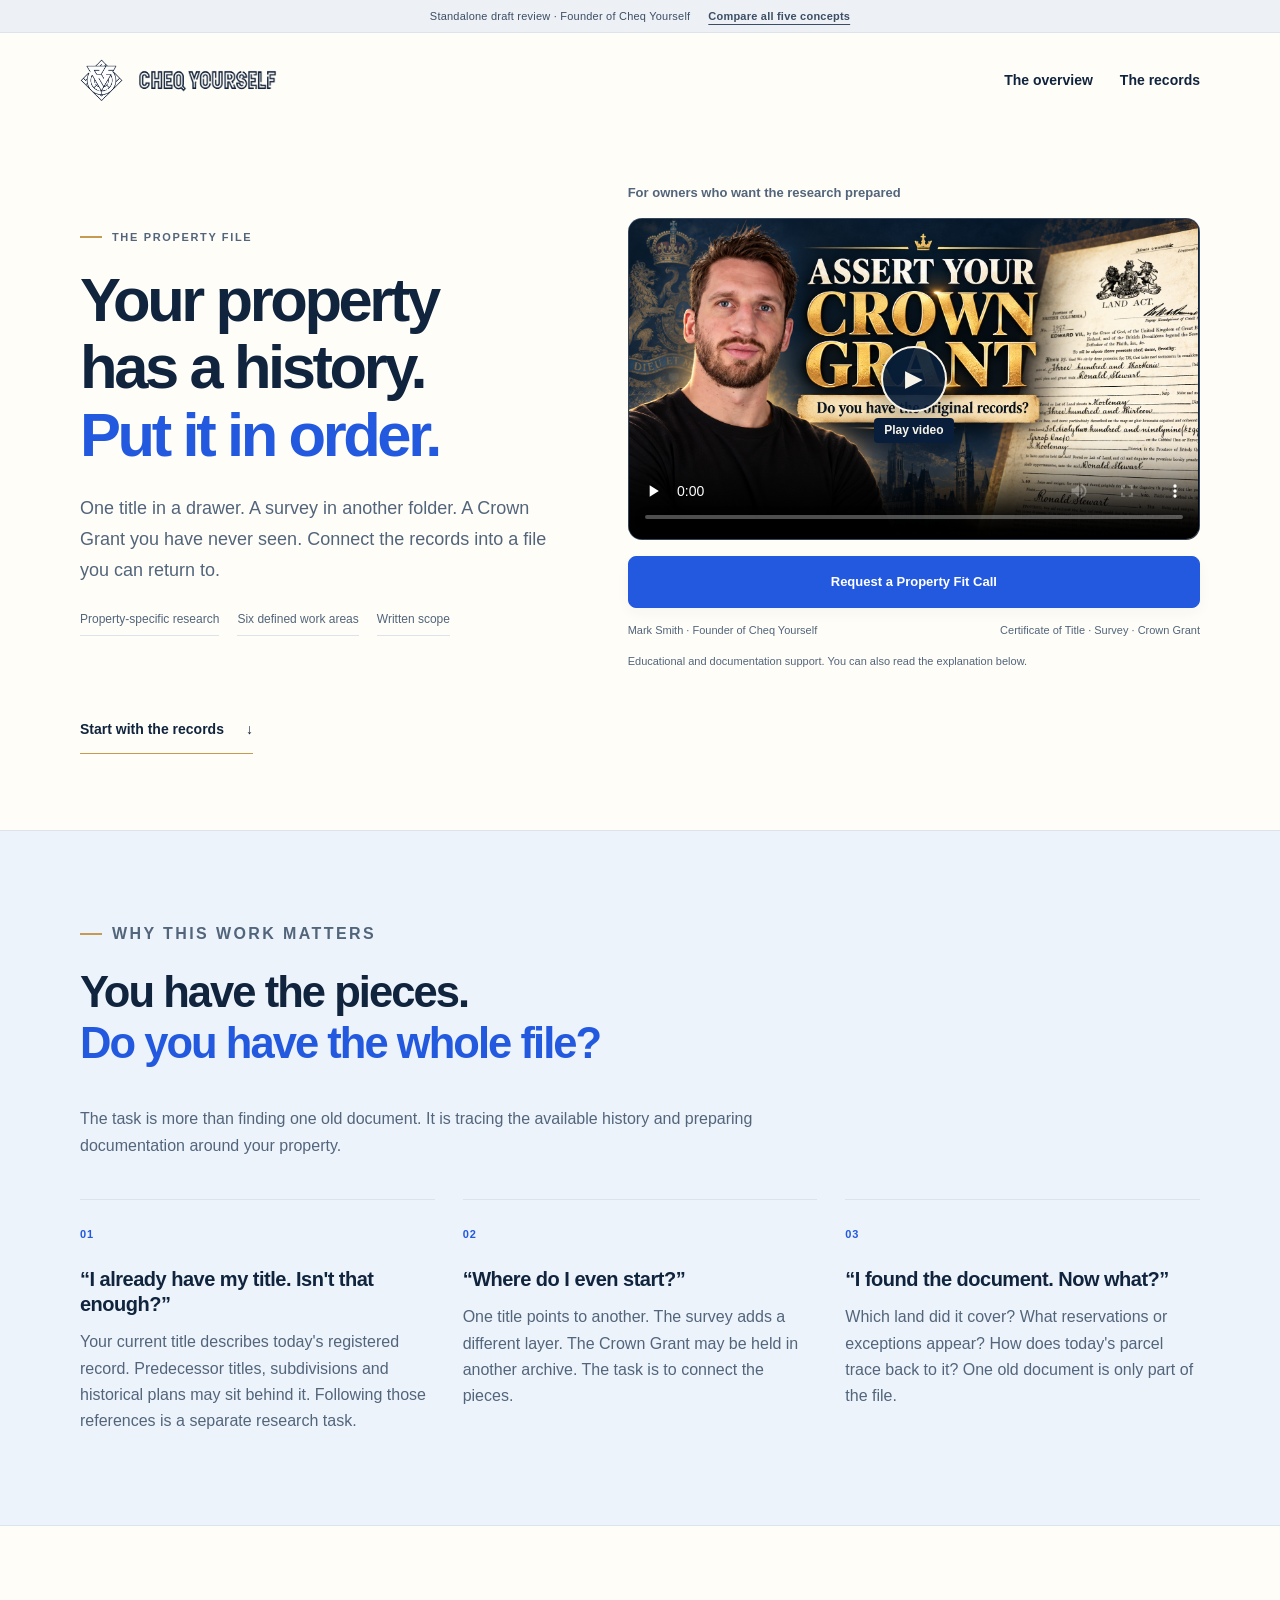
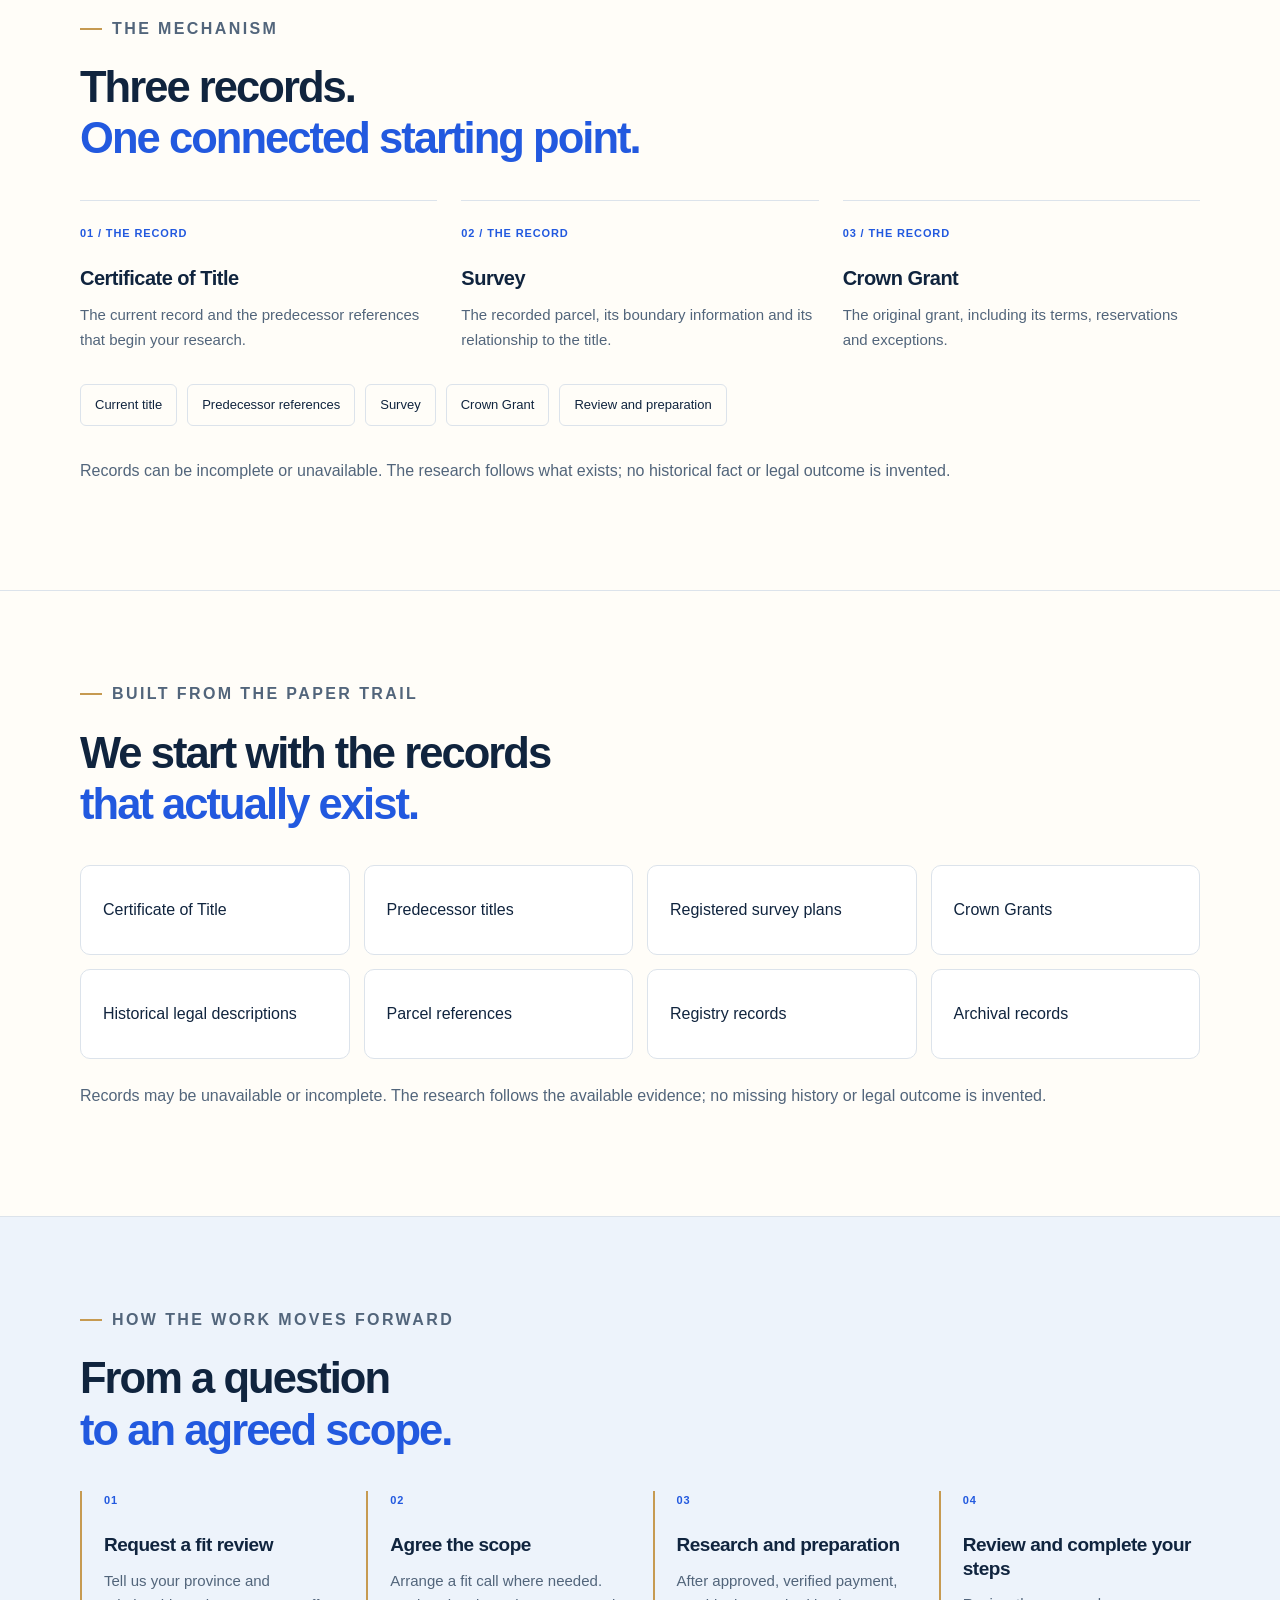
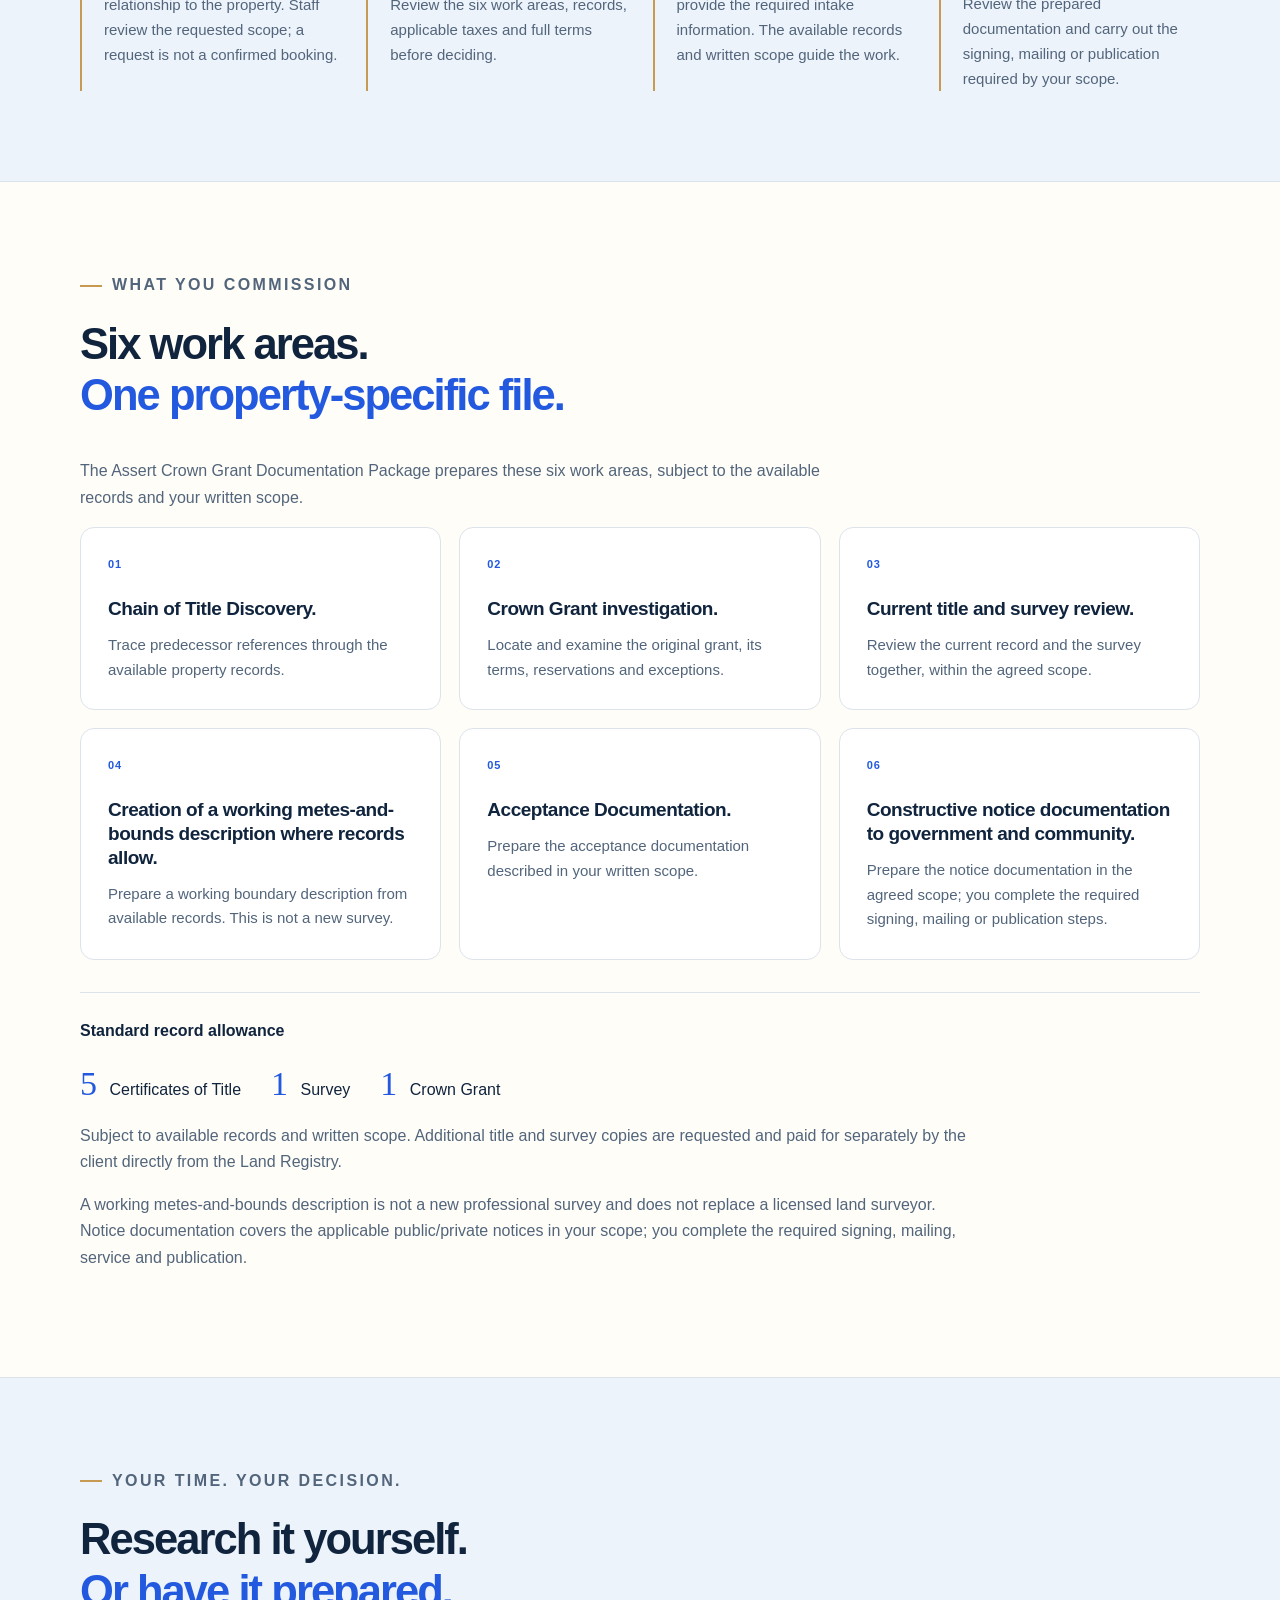
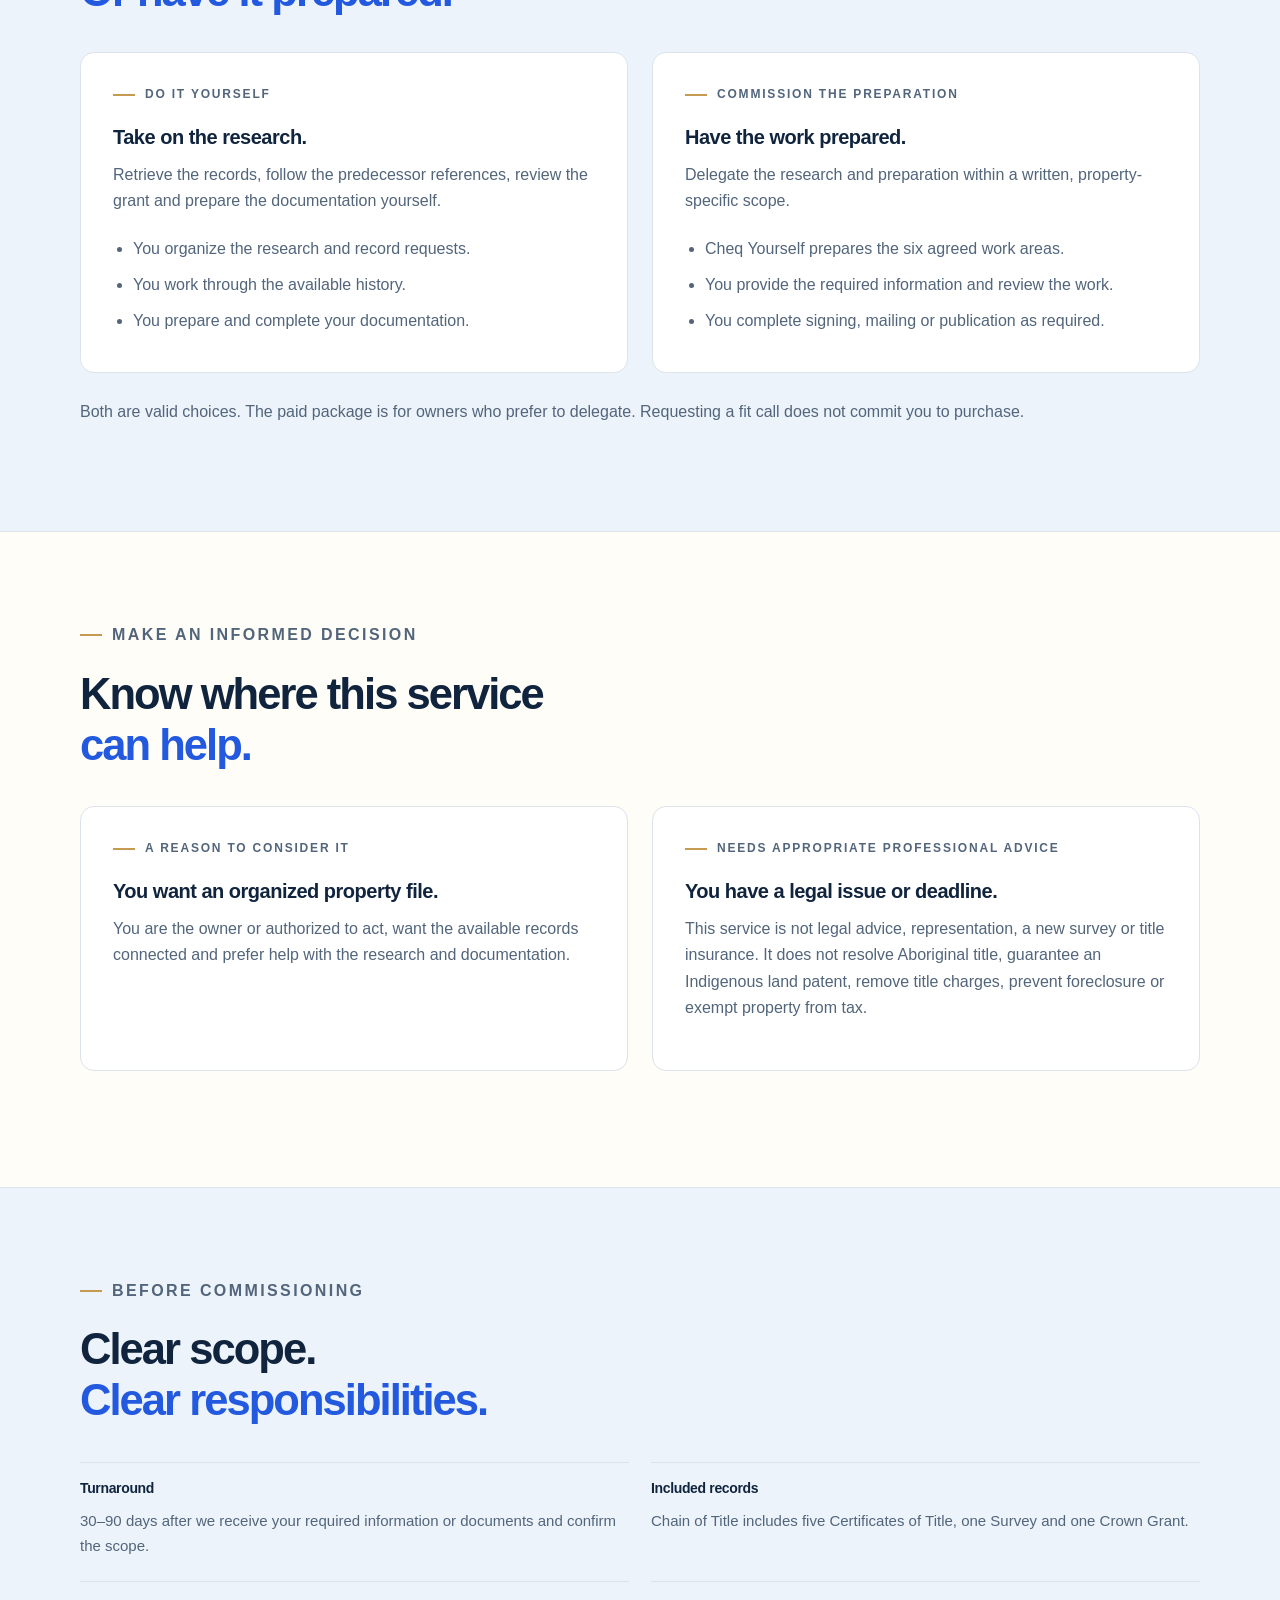
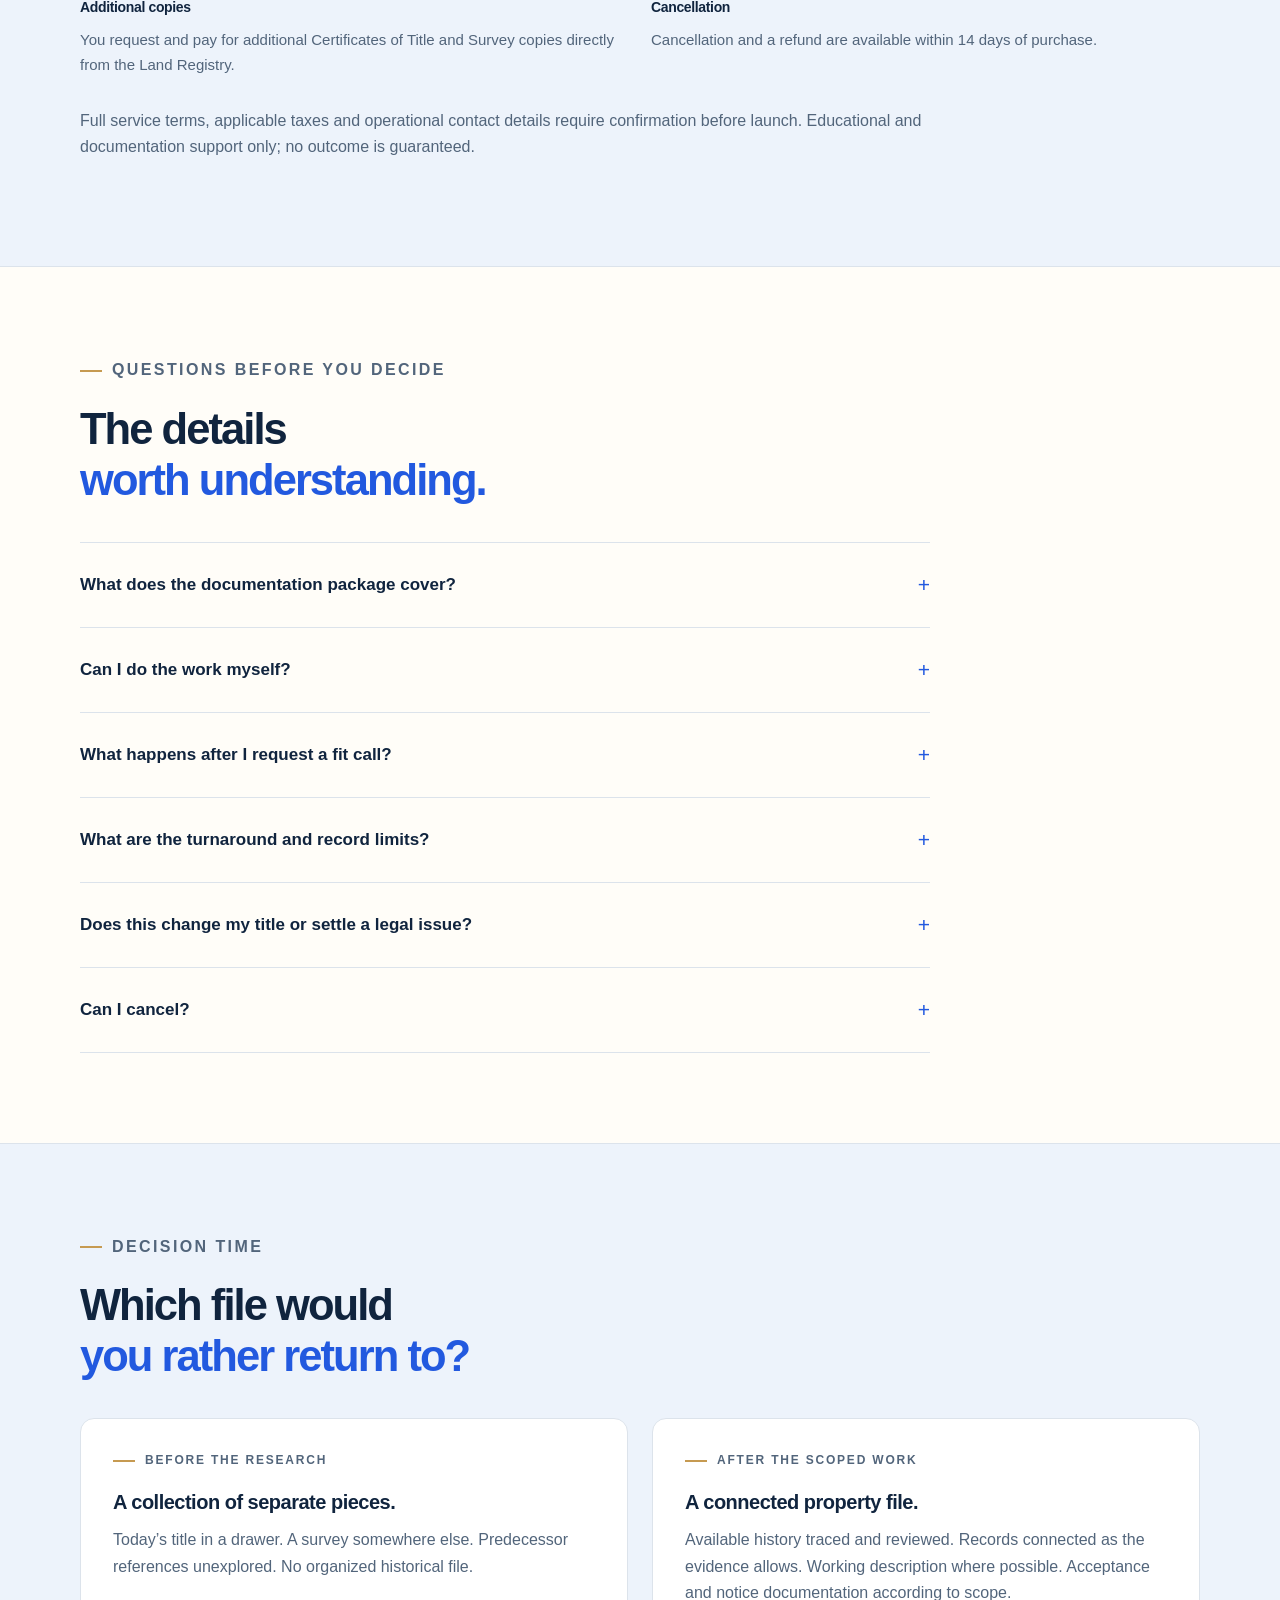
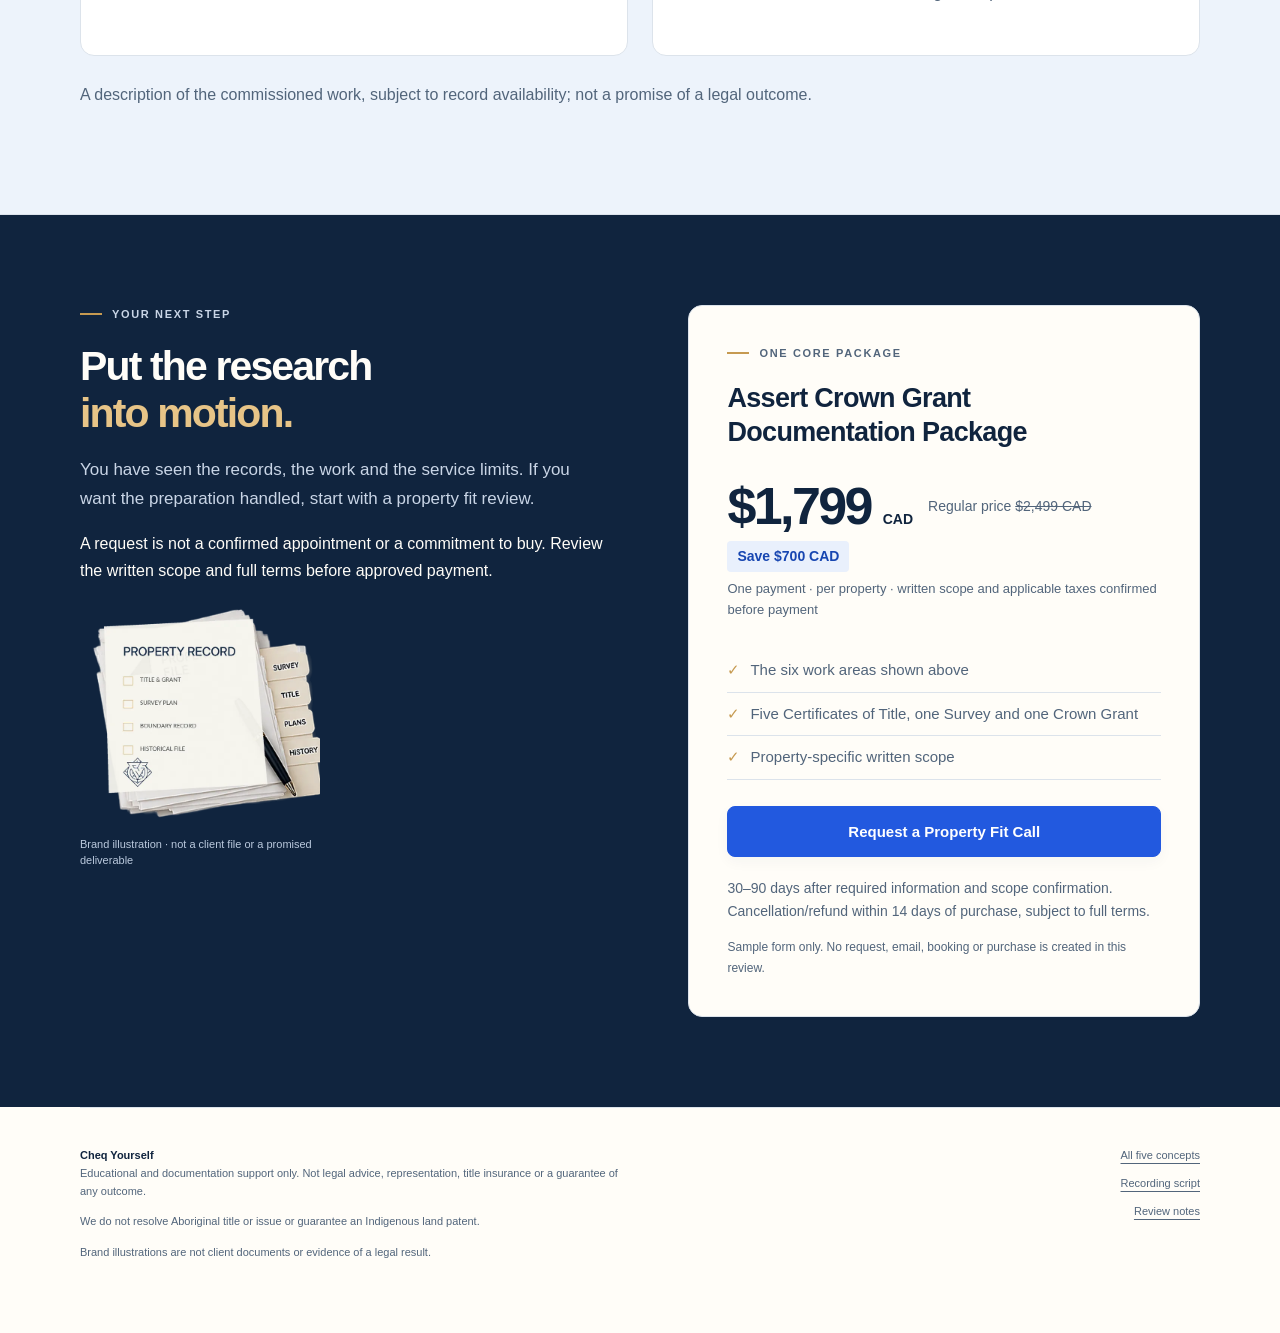
<file: designed/index.html>
<!doctype html>
<html lang="en-CA"><head><meta charset="utf-8"><meta name="viewport" content="width=device-width,initial-scale=1"><meta name="robots" content="noindex,nofollow"><meta name="referrer" content="no-referrer"><meta http-equiv="Content-Security-Policy" content="default-src 'self'; script-src 'self'; style-src 'self' 'unsafe-inline'; img-src 'self'; media-src 'self' https://constitutionalmoney.github.io; connect-src 'none'; frame-src 'none'; object-src 'none'; base-uri 'none'; form-action 'none'"><meta name="description" content="Trace the records behind your Canadian property and explore the Assert Crown Grant Documentation Package with Cheq Yourself. Watch the overview, understand the work and decide your next step."><meta property="og:title" content="The Property File | Cheq Yourself"><meta property="og:description" content="Trace the records behind your Canadian property and explore the Assert Crown Grant Documentation Package with Cheq Yourself. Watch the overview, understand the work and decide your next step."><title>The Property File · Cheq Yourself preview</title><link rel="icon" href="../assets/brand-square.webp"><link rel="stylesheet" href="../assets/site.css"><script src="../assets/site.js" defer></script></head><body class="designed"><a class="skip" href="#main">Skip to content</a><div class="preview-bar"><span>Standalone draft review · Founder of Cheq Yourself</span><a href="../index.html">Compare all five concepts</a></div><header class="header container"><a class="brand" href="../index.html" aria-label="Cheq Yourself concept review"><img class="mark" src="../assets/cheq-yourself-logo.webp" alt="" width="43" height="44"><img class="wordmark" src="../assets/cheq-yourself-wordmark.webp" alt="Cheq Yourself" width="147" height="33"></a><nav aria-label="Page navigation"><a href="#vsl">The overview</a><a href="#written-overview">The records</a></nav></header><main id="main"><section class="funnel-hero-wrap"><div class="funnel-hero container hero-split"><div class="funnel-hero-copy"><p class="eyebrow">The property file</p><h1>Your property has a history.<br><em>Put it in order.</em></h1><p class="lead">One title in a drawer. A survey in another folder. A Crown Grant you have never seen. Connect the records into a file you can return to.</p><div class="hero-points"><span>Property-specific research</span><span>Six defined work areas</span><span>Written scope</span></div></div><div class="funnel-hero-player" id="vsl"><p class="player-kicker">For owners who want the research prepared</p><div class="video-frame"><video class="vsl-video" controls playsinline preload="none" poster="../assets/vsl-video-thumbnail.png" width="1920" height="1080" aria-label="Assert Crown Grant Documentation Package — Mark Smith"><source src="https://constitutionalmoney.github.io/cheqyourself-vsl-review/assets/assert-crown-grant-v3-review.mp4" type="video/mp4"><p>Your browser does not support this video. <a href="https://constitutionalmoney.github.io/cheqyourself-vsl-review/assets/assert-crown-grant-v3-review.mp4">Open the video</a>.</p></video><button type="button" class="thumbnail-play" data-play-video aria-label="Play Assert Crown Grant video"><span aria-hidden="true">▶</span><span class="play-label">Play video</span></button></div><a class="btn video-fit-jump" href="#offer-price" data-offer-jump>Request a Property Fit Call</a><div class="video-caption"><span>Mark Smith · Founder of Cheq Yourself</span><span>Certificate of Title · Survey · Crown Grant</span></div><p class="video-status small" role="status" data-video-status hidden>The video could not load. Try the play button again or <a href="https://constitutionalmoney.github.io/cheqyourself-vsl-review/assets/assert-crown-grant-v3-review.mp4">open the video directly</a>.</p><p class="micro">Educational and documentation support. You can also read the explanation below.</p></div><div class="hero-onward"><a class="story-link" href="#written-overview">Start with the records <span aria-hidden="true">↓</span></a></div></div></section><section class="section funnel-section funnel-tint" id="written-overview"><div class="container"><div class="funnel-heading"><p class="eyebrow">Why this work matters</p><h2>You have the pieces.<br><em>Do you have the whole file?</em></h2></div><p class="lead">The task is more than finding one old document. It is tracing the available history and preparing documentation around your property.</p><div class="funnel-benefits"><article><span class="number">01</span><h3>“I already have my title. Isn't that enough?”</h3><p>Your current title describes today's registered record. Predecessor titles, subdivisions and historical plans may sit behind it. Following those references is a separate research task.</p></article><article><span class="number">02</span><h3>“Where do I even start?”</h3><p>One title points to another. The survey adds a different layer. The Crown Grant may be held in another archive. The task is to connect the pieces.</p></article><article><span class="number">03</span><h3>“I found the document. Now what?”</h3><p>Which land did it cover? What reservations or exceptions appear? How does today's parcel trace back to it? One old document is only part of the file.</p></article></div></div></section><section class="section funnel-section " id="records"><div class="container"><div class="funnel-heading"><p class="eyebrow">The mechanism</p><h2>Three records.<br><em>One connected starting point.</em></h2></div><div class="records"><article class="record"><span class="number">01 / THE RECORD</span><h3>Certificate of Title</h3><p>The current record and the predecessor references that begin your research.</p></article><article class="record"><span class="number">02 / THE RECORD</span><h3>Survey</h3><p>The recorded parcel, its boundary information and its relationship to the title.</p></article><article class="record"><span class="number">03 / THE RECORD</span><h3>Crown Grant</h3><p>The original grant, including its terms, reservations and exceptions.</p></article></div><ol class="funnel-record-path"><li>Current title</li><li>Predecessor references</li><li>Survey</li><li>Crown Grant</li><li>Review and preparation</li></ol><p class="small">Records can be incomplete or unavailable. The research follows what exists; no historical fact or legal outcome is invented.</p></div></section><section class="section funnel-section " id="record-sources"><div class="container"><div class="funnel-heading"><p class="eyebrow">Built from the paper trail</p><h2>We start with the records<br><em>that actually exist.</em></h2></div><div class="record-chips"><span>Certificate of Title</span><span>Predecessor titles</span><span>Registered survey plans</span><span>Crown Grants</span><span>Historical legal descriptions</span><span>Parcel references</span><span>Registry records</span><span>Archival records</span></div><p class="small">Records may be unavailable or incomplete. The research follows the available evidence; no missing history or legal outcome is invented.</p></div></section><section class="section funnel-section funnel-tint" id="process"><div class="container"><div class="funnel-heading"><p class="eyebrow">How the work moves forward</p><h2>From a question<br><em>to an agreed scope.</em></h2></div><div class="funnel-process"><article><span class="number">01</span><h3>Request a fit review</h3><p>Tell us your province and relationship to the property. Staff review the requested scope; a request is not a confirmed booking.</p></article><article><span class="number">02</span><h3>Agree the scope</h3><p>Arrange a fit call where needed. Review the six work areas, records, applicable taxes and full terms before deciding.</p></article><article><span class="number">03</span><h3>Research and preparation</h3><p>After approved, verified payment, provide the required intake information. The available records and written scope guide the work.</p></article><article><span class="number">04</span><h3>Review and complete your steps</h3><p>Review the prepared documentation and carry out the signing, mailing or publication required by your scope.</p></article></div></div></section><section class="section funnel-section " id="package"><div class="container"><div class="funnel-heading"><p class="eyebrow">What you commission</p><h2>Six work areas.<br><em>One property-specific file.</em></h2></div><p class="lead">The Assert Crown Grant Documentation Package prepares these six work areas, subject to the available records and your written scope.</p><div class="scope-grid"><article class="scope-card"><span class="number">01</span><h3>Chain of Title Discovery.</h3><p>Trace predecessor references through the available property records.</p></article><article class="scope-card"><span class="number">02</span><h3>Crown Grant investigation.</h3><p>Locate and examine the original grant, its terms, reservations and exceptions.</p></article><article class="scope-card"><span class="number">03</span><h3>Current title and survey review.</h3><p>Review the current record and the survey together, within the agreed scope.</p></article><article class="scope-card"><span class="number">04</span><h3>Creation of a working metes-and-bounds description where records allow.</h3><p>Prepare a working boundary description from available records. This is not a new survey.</p></article><article class="scope-card"><span class="number">05</span><h3>Acceptance Documentation.</h3><p>Prepare the acceptance documentation described in your written scope.</p></article><article class="scope-card"><span class="number">06</span><h3>Constructive notice documentation to government and community.</h3><p>Prepare the notice documentation in the agreed scope; you complete the required signing, mailing or publication steps.</p></article></div><div class="archive-allowance"><strong>Standard record allowance</strong><div><span><b>5</b> Certificates of Title</span><span><b>1</b> Survey</span><span><b>1</b> Crown Grant</span></div><p>Subject to available records and written scope. Additional title and survey copies are requested and paid for separately by the client directly from the Land Registry.</p><p>A working metes-and-bounds description is not a new professional survey and does not replace a licensed land surveyor. Notice documentation covers the applicable public/private notices in your scope; you complete the required signing, mailing, service and publication.</p></div></div></section><section class="section funnel-section funnel-tint" id="your-choice"><div class="container"><div class="funnel-heading"><p class="eyebrow">Your time. Your decision.</p><h2>Research it yourself.<br><em>Or have it prepared.</em></h2></div><div class="funnel-choice"><article><p class="eyebrow">Do it yourself</p><h3>Take on the research.</h3><p>Retrieve the records, follow the predecessor references, review the grant and prepare the documentation yourself.</p><ul><li>You organize the research and record requests.</li><li>You work through the available history.</li><li>You prepare and complete your documentation.</li></ul></article><article><p class="eyebrow">Commission the preparation</p><h3>Have the work prepared.</h3><p>Delegate the research and preparation within a written, property-specific scope.</p><ul><li>Cheq Yourself prepares the six agreed work areas.</li><li>You provide the required information and review the work.</li><li>You complete signing, mailing or publication as required.</li></ul></article></div><p class="small">Both are valid choices. The paid package is for owners who prefer to delegate. Requesting a fit call does not commit you to purchase.</p></div></section><section class="section funnel-section " id="fit"><div class="container"><div class="funnel-heading"><p class="eyebrow">Make an informed decision</p><h2>Know where this service<br><em>can help.</em></h2></div><div class="funnel-choice"><article><p class="eyebrow">A reason to consider it</p><h3>You want an organized property file.</h3><p>You are the owner or authorized to act, want the available records connected and prefer help with the research and documentation.</p></article><article><p class="eyebrow">Needs appropriate professional advice</p><h3>You have a legal issue or deadline.</h3><p>This service is not legal advice, representation, a new survey or title insurance. It does not resolve Aboriginal title, guarantee an Indigenous land patent, remove title charges, prevent foreclosure or exempt property from tax.</p></article></div></div></section><section class="section funnel-section funnel-tint" id="service-policy"><div class="container"><div class="funnel-heading"><p class="eyebrow">Before commissioning</p><h2>Clear scope.<br><em>Clear responsibilities.</em></h2></div><div class="policy-grid"><article class="policy-item"><h3>Turnaround</h3><p>30–90 days after we receive your required information or documents and confirm the scope.</p></article><article class="policy-item"><h3>Included records</h3><p>Chain of Title includes five Certificates of Title, one Survey and one Crown Grant.</p></article><article class="policy-item"><h3>Additional copies</h3><p>You request and pay for additional Certificates of Title and Survey copies directly from the Land Registry.</p></article><article class="policy-item"><h3>Cancellation</h3><p>Cancellation and a refund are available within 14 days of purchase.</p></article></div><p class="small policy-note">Full service terms, applicable taxes and operational contact details require confirmation before launch. Educational and documentation support only; no outcome is guaranteed.</p></div></section><section class="section funnel-section " id="questions"><div class="container"><div class="funnel-heading"><p class="eyebrow">Questions before you decide</p><h2>The details<br><em>worth understanding.</em></h2></div><div class="faq"><details><summary>What does the documentation package cover?</summary><p>The six work areas listed on this page, for one property. Your written scope must confirm applicable taxes, record availability, any third-party costs and full service terms before payment.</p></details><details><summary>Can I do the work myself?</summary><p>Yes. You can retrieve and review the records yourself. The paid service is for owners who prefer to delegate the research and preparation. Requesting a fit call does not commit you to purchase.</p></details><details><summary>What happens after I request a fit call?</summary><p>The first step is a scope review. A call request is not a confirmed appointment. After an appointment is agreed, a calendar invitation can be provided for Microsoft Outlook, Google Calendar or Apple Calendar. This separate design preview does not send requests or book appointments.</p></details><details><summary>What are the turnaround and record limits?</summary><p>Turnaround is 30–90 days after required information or documents are received and scope is confirmed. Chain of Title includes five Certificates of Title, one Survey and one Crown Grant. You request and pay for any additional title and survey copies directly from the Land Registry.</p></details><details><summary>Does this change my title or settle a legal issue?</summary><p>No legal outcome is promised. This is educational and documentation support, not legal advice, representation, surveying or title insurance. It does not resolve Aboriginal title, guarantee an Indigenous land patent, remove charges, prevent foreclosure or exempt property from tax. Seek appropriate professional advice for legal questions or deadlines.</p></details><details><summary>Can I cancel?</summary><p>Cancellation and a refund are available within 14 days of purchase. Review the full service terms and the written scope before paying. The published terms and operational contact details must be verified before launch.</p></details></div></div></section><section class="section funnel-section funnel-tint" id="before-after"><div class="container"><div class="funnel-heading"><p class="eyebrow">Decision time</p><h2>Which file would<br><em>you rather return to?</em></h2></div><div class="funnel-choice archive-columns"><article><p class="eyebrow">Before the research</p><h3>A collection of separate pieces.</h3><p>Today’s title in a drawer. A survey somewhere else. Predecessor references unexplored. No organized historical file.</p></article><article><p class="eyebrow">After the scoped work</p><h3>A connected property file.</h3><p>Available history traced and reviewed. Records connected as the evidence allows. Working description where possible. Acceptance and notice documentation according to scope.</p></article></div><p class="small">A description of the commissioned work, subject to record availability; not a promise of a legal outcome.</p></div></section><section class="section funnel-offer" id="offer" data-offer-section><div class="container offer-layout"><div><p class="eyebrow">Your next step</p><h2>Put the research<br><em>into motion.</em></h2><p class="lead">You have seen the records, the work and the service limits. If you want the preparation handled, start with a property fit review.</p><p>A request is not a confirmed appointment or a commitment to buy. Review the written scope and full terms before approved payment.</p><figure class="offer-art"><img src="../assets/property-record-dossier.webp" width="800" height="800" alt="Cheq Yourself illustration of an organized property-record dossier" loading="lazy"><figcaption>Brand illustration · not a client file or a promised deliverable</figcaption></figure></div><aside class="offer-card" id="offer-price" tabindex="-1"><p class="eyebrow">One core package</p><h3>Assert Crown Grant Documentation Package</h3><div class="price"><span class="now">$1,799 <small>CAD</small></span><span class="was">Regular price <s>$2,499 CAD</s></span><span class="save">Save $700 CAD</span><span class="unit">One payment · per property · written scope and applicable taxes confirmed before payment</span></div><ul class="offer-summary"><li>The six work areas shown above</li><li>Five Certificates of Title, one Survey and one Crown Grant</li><li>Property-specific written scope</li></ul><button type="button" class="btn" data-fit>Request a Property Fit Call</button><p class="small">30–90 days after required information and scope confirmation. Cancellation/refund within 14 days of purchase, subject to full terms.</p><p class="micro">Sample form only. No request, email, booking or purchase is created in this review.</p></aside></div></section></main><footer class="footer container"><div><strong>Cheq Yourself</strong><p>Educational and documentation support only. Not legal advice, representation, title insurance or a guarantee of any outcome.</p><p>We do not resolve Aboriginal title or issue or guarantee an Indigenous land patent.</p><p>Brand illustrations are not client documents or evidence of a legal result.</p></div><div class="footer-links"><a href="../index.html">All five concepts</a><a href="../script.html">Recording script</a><a href="../README.md">Review notes</a></div></footer><dialog class="dialog" id="fit-dialog" aria-labelledby="fit-title"><button type="button" class="dialog-close" data-close aria-label="Close fit check">×</button><p class="eyebrow">Fit-call form preview</p><h2 id="fit-title">Start with a fit check.</h2>
<form data-preview-form="fit" action="#preview"><p class="small">Use sample details to try this form. No request is sent, no appointment is booked and no details are saved.</p>
<label class="field" for="fit-name">First name<input id="fit-name" type="text" maxlength="80" required autocomplete="off"></label>
<label class="field" for="fit-email">Email<input id="fit-email" type="email" maxlength="254" required autocomplete="off"></label>
<label class="field" for="fit-province">Province or territory<select id="fit-province" required><option value="">Select province or territory</option><option>British Columbia</option><option>Alberta</option><option>Saskatchewan</option><option>Manitoba</option><option>Ontario</option><option>Quebec</option><option>New Brunswick</option><option>Nova Scotia</option><option>Prince Edward Island</option><option>Newfoundland and Labrador</option><option>Yukon</option><option>Northwest Territories</option><option>Nunavut</option></select></label>
<label class="field" for="fit-property-type">Type of Property<select id="fit-property-type" required><option value="">Select type of property</option><option>Single-Family Home</option><option>Apartment</option><option>Condo</option><option>Townhouse</option><option>Multi-Family Home (duplex/triplex/fourplex)</option><option>Co-op (Communal Land)</option><option>Manufactured / Mobile Home</option><option>Raw Land</option><option>Farmland/Ranch/Acreage</option></select></label>
<label class="field" for="fit-authority">Your relationship to the property<select id="fit-authority" required><option value="">Select an option</option><option>I am the owner</option><option>I am authorized to act for the owner</option><option>I need to clarify my authority</option></select></label>
<p class="micro">Availability and authority need scope review. Do not enter a street address, title number, legal description or private documents here.</p>
<label class="check" for="fit-consent"><input id="fit-consent" type="checkbox"><span>Optional: send me follow-up about this documentation service. I can unsubscribe at any time. This is separate from arranging a fit call.</span></label>
<button type="button" class="btn" data-preview-submit>Preview the next step</button><p class="micro">Preview only. Marketing consent is unchecked and no subscription is created.</p></form>
<div data-fit-result class="fit-result" tabindex="-1" hidden><h3>No request has been sent.</h3><p>This is the proposed next step. In a connected funnel, staff would review your scope and arrange a fit call where needed.</p><ol><li>Request received and scope reviewed.</li><li>Appointment agreed and confirmed.</li><li>Calendar invitation for Outlook, Google or Apple Calendar.</li><li>Written scope and terms agreed; approved payment.</li></ol><p>A page visit, form preview or calendar link does not establish a booking or purchase.</p><button type="button" class="btn secondary" data-close>Return to the page</button></div></dialog></body></html>
</file>
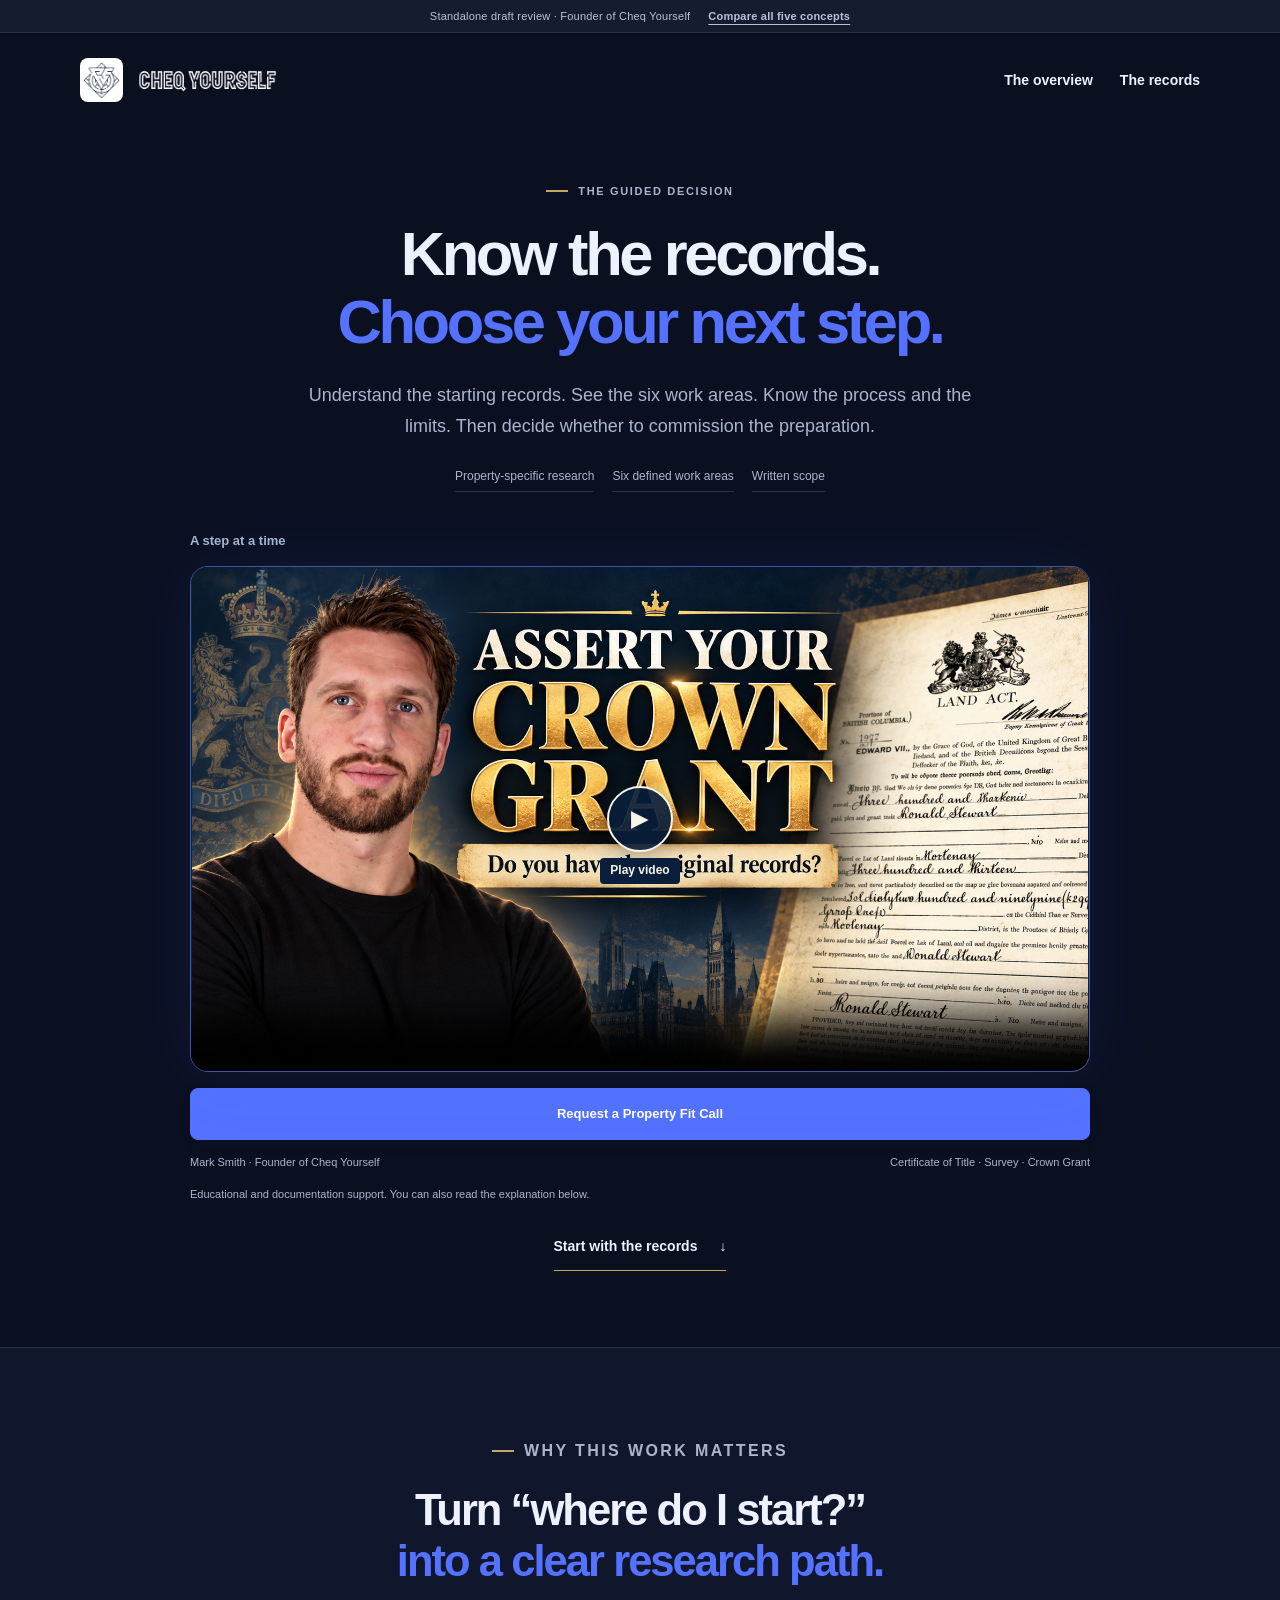
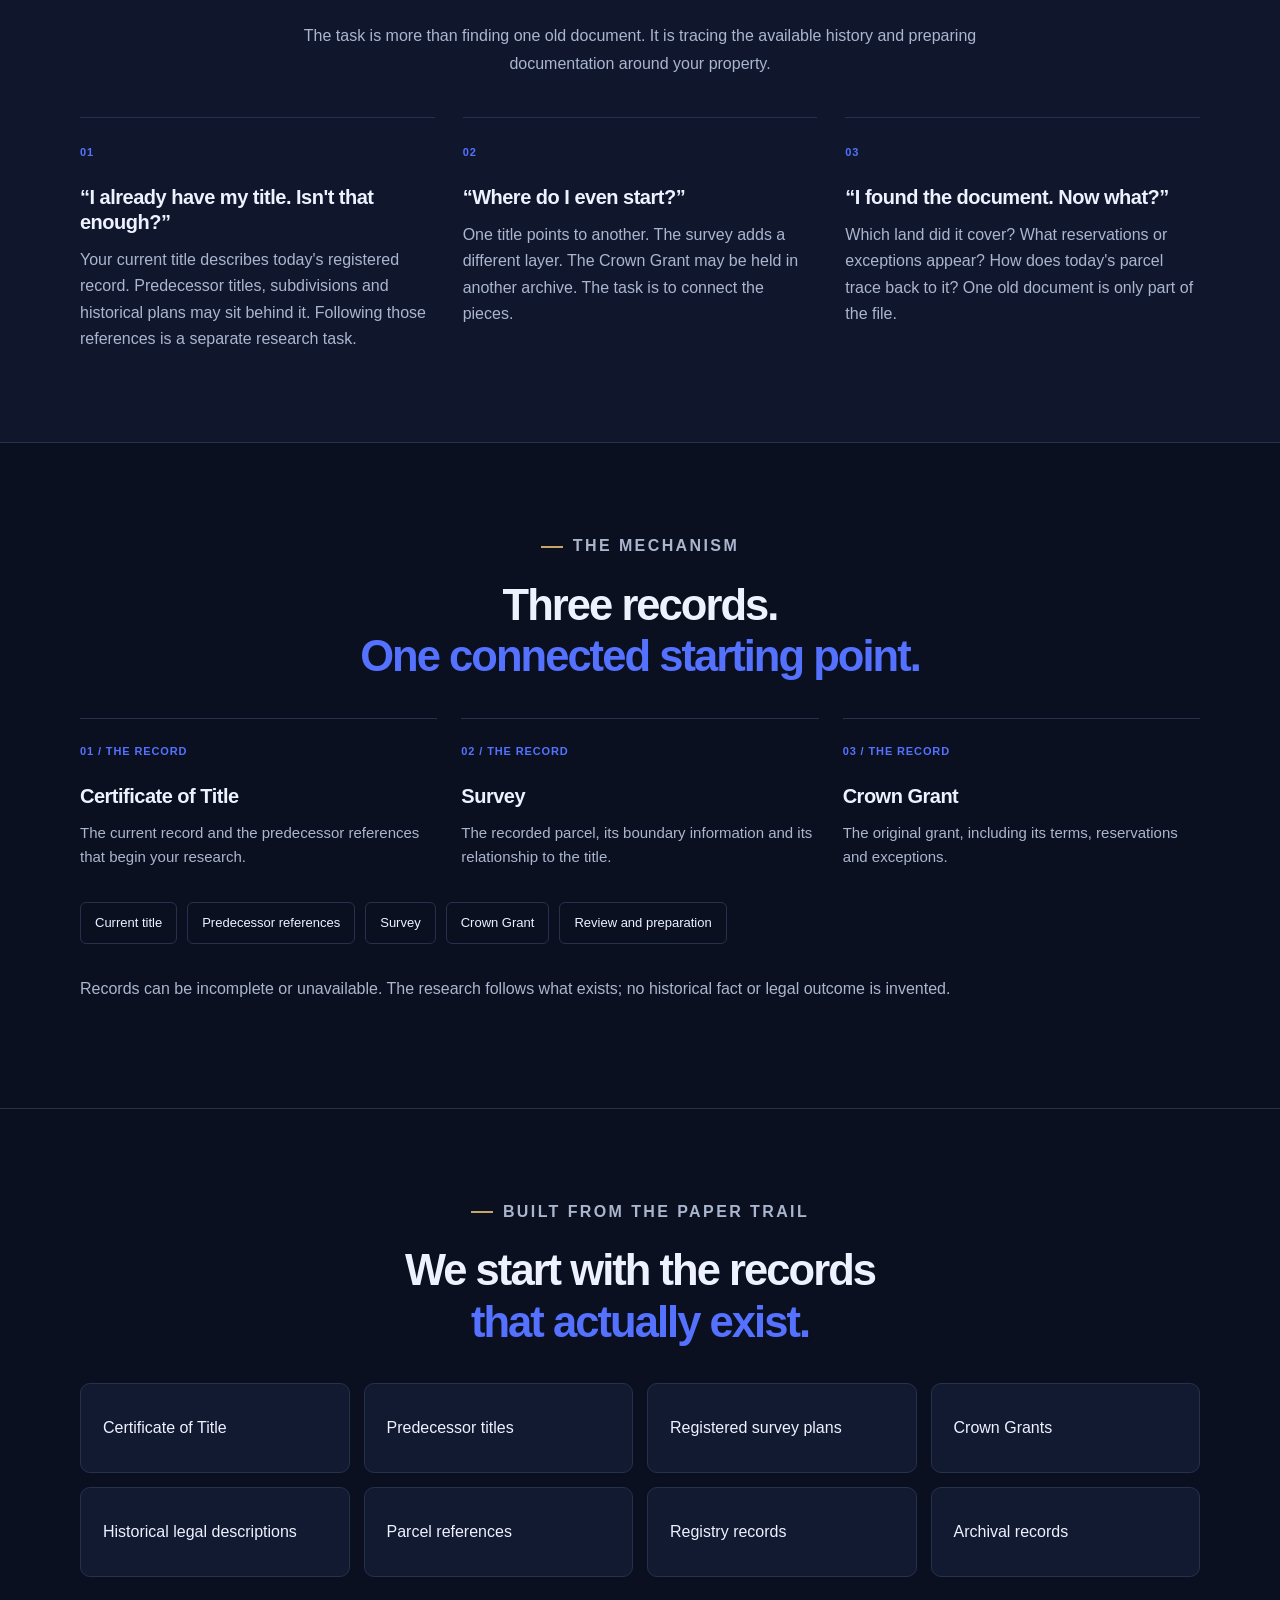
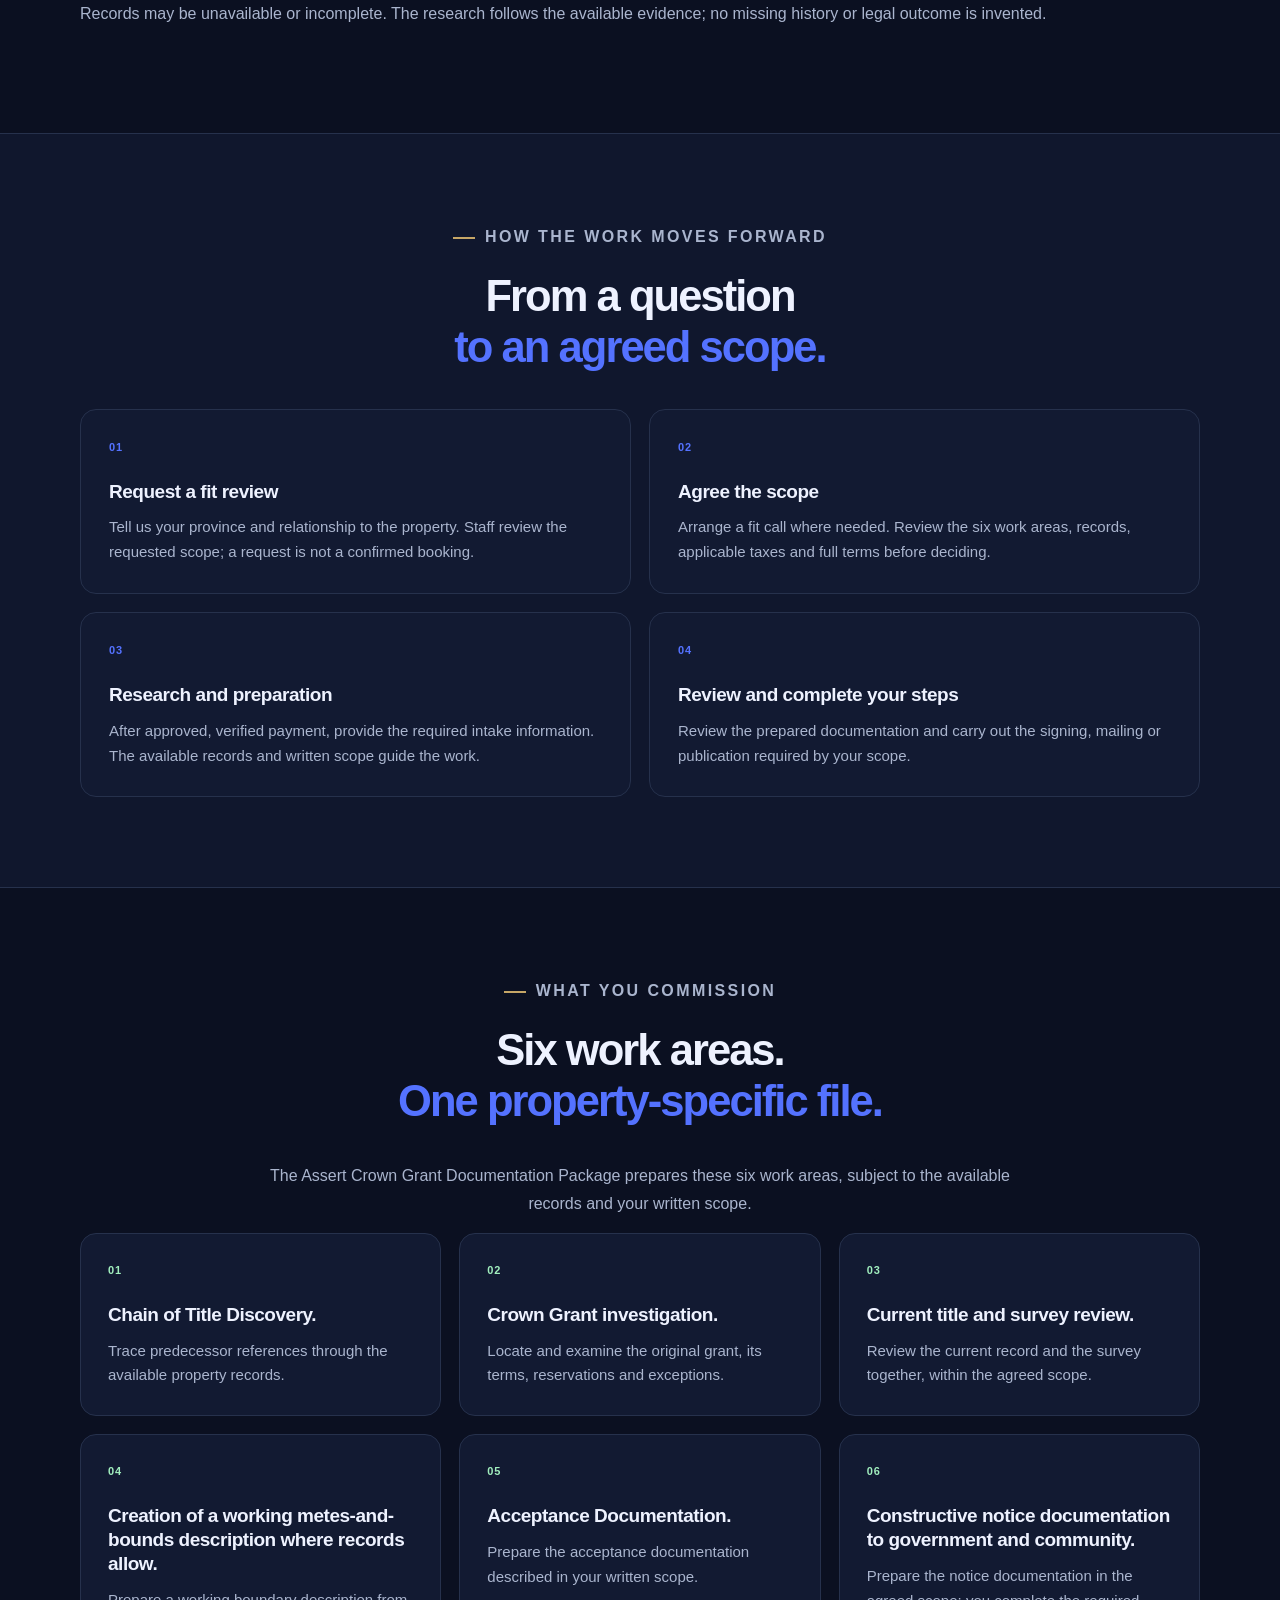
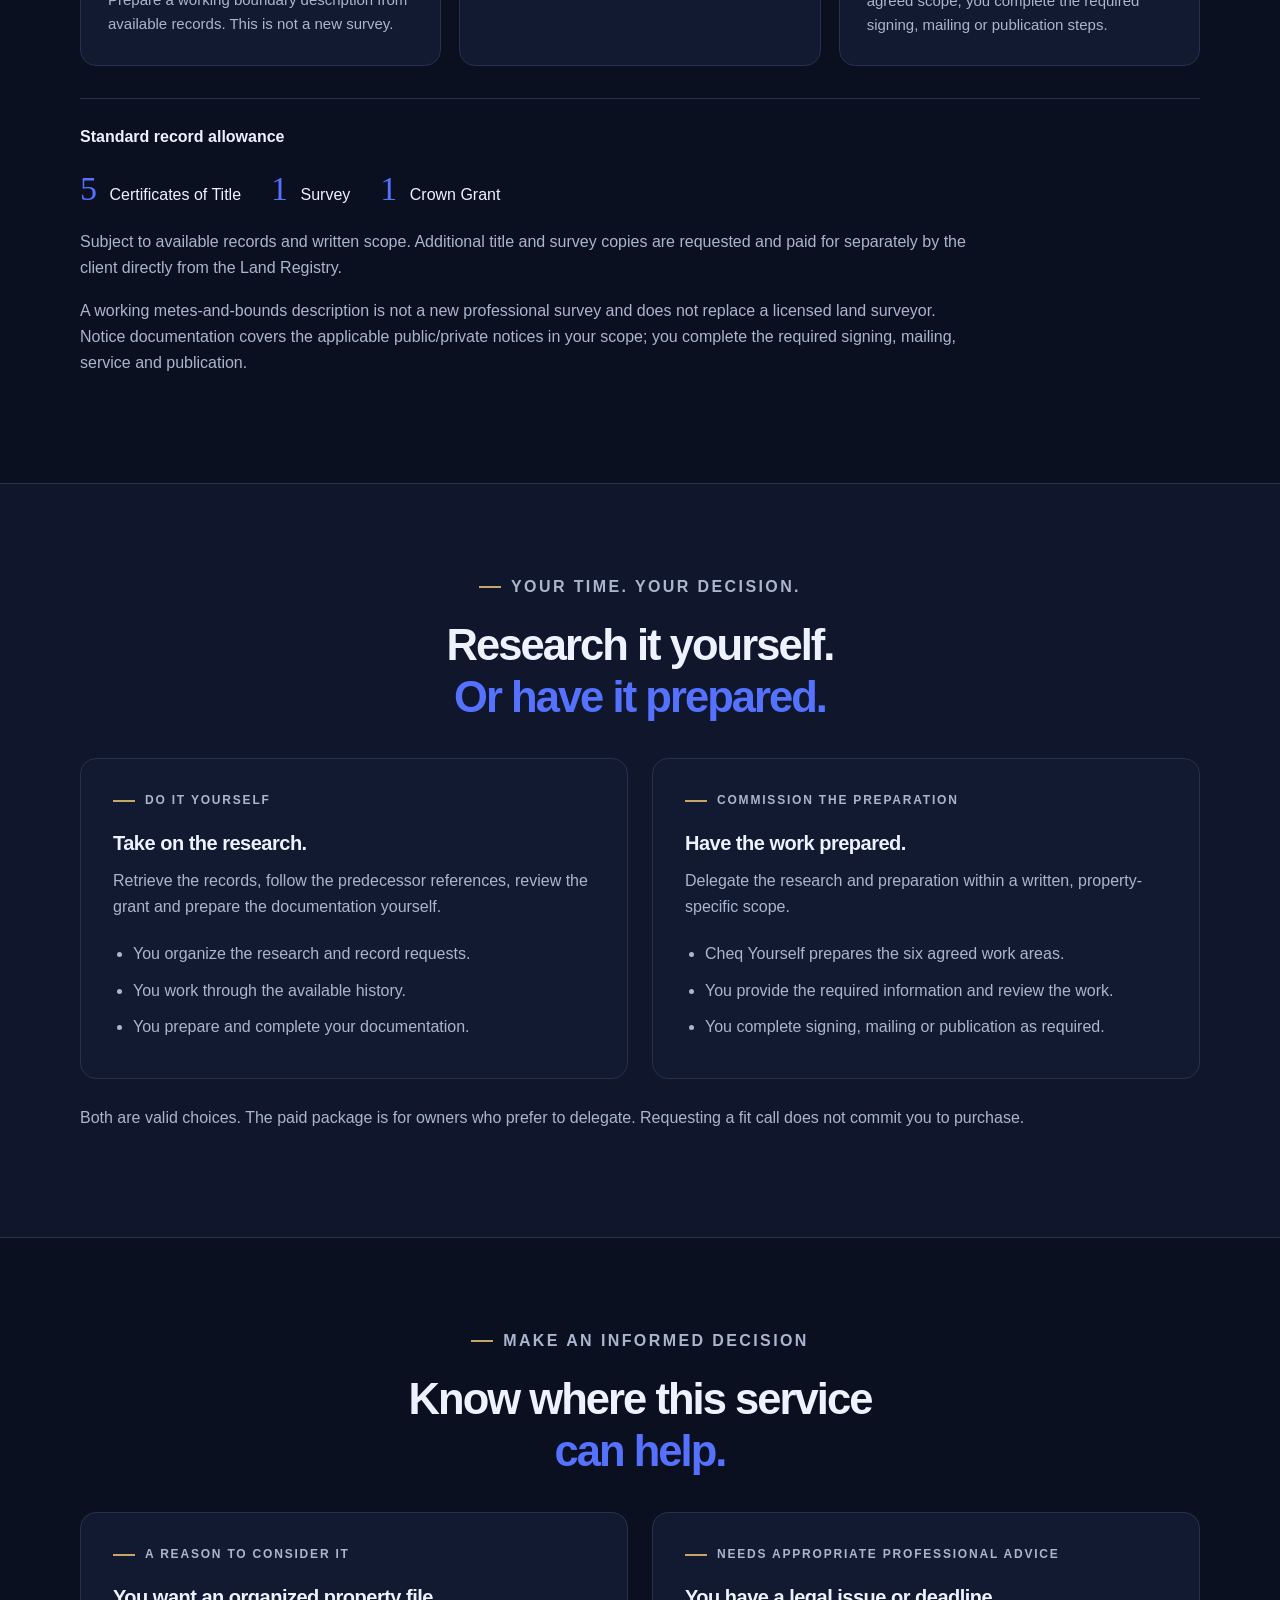
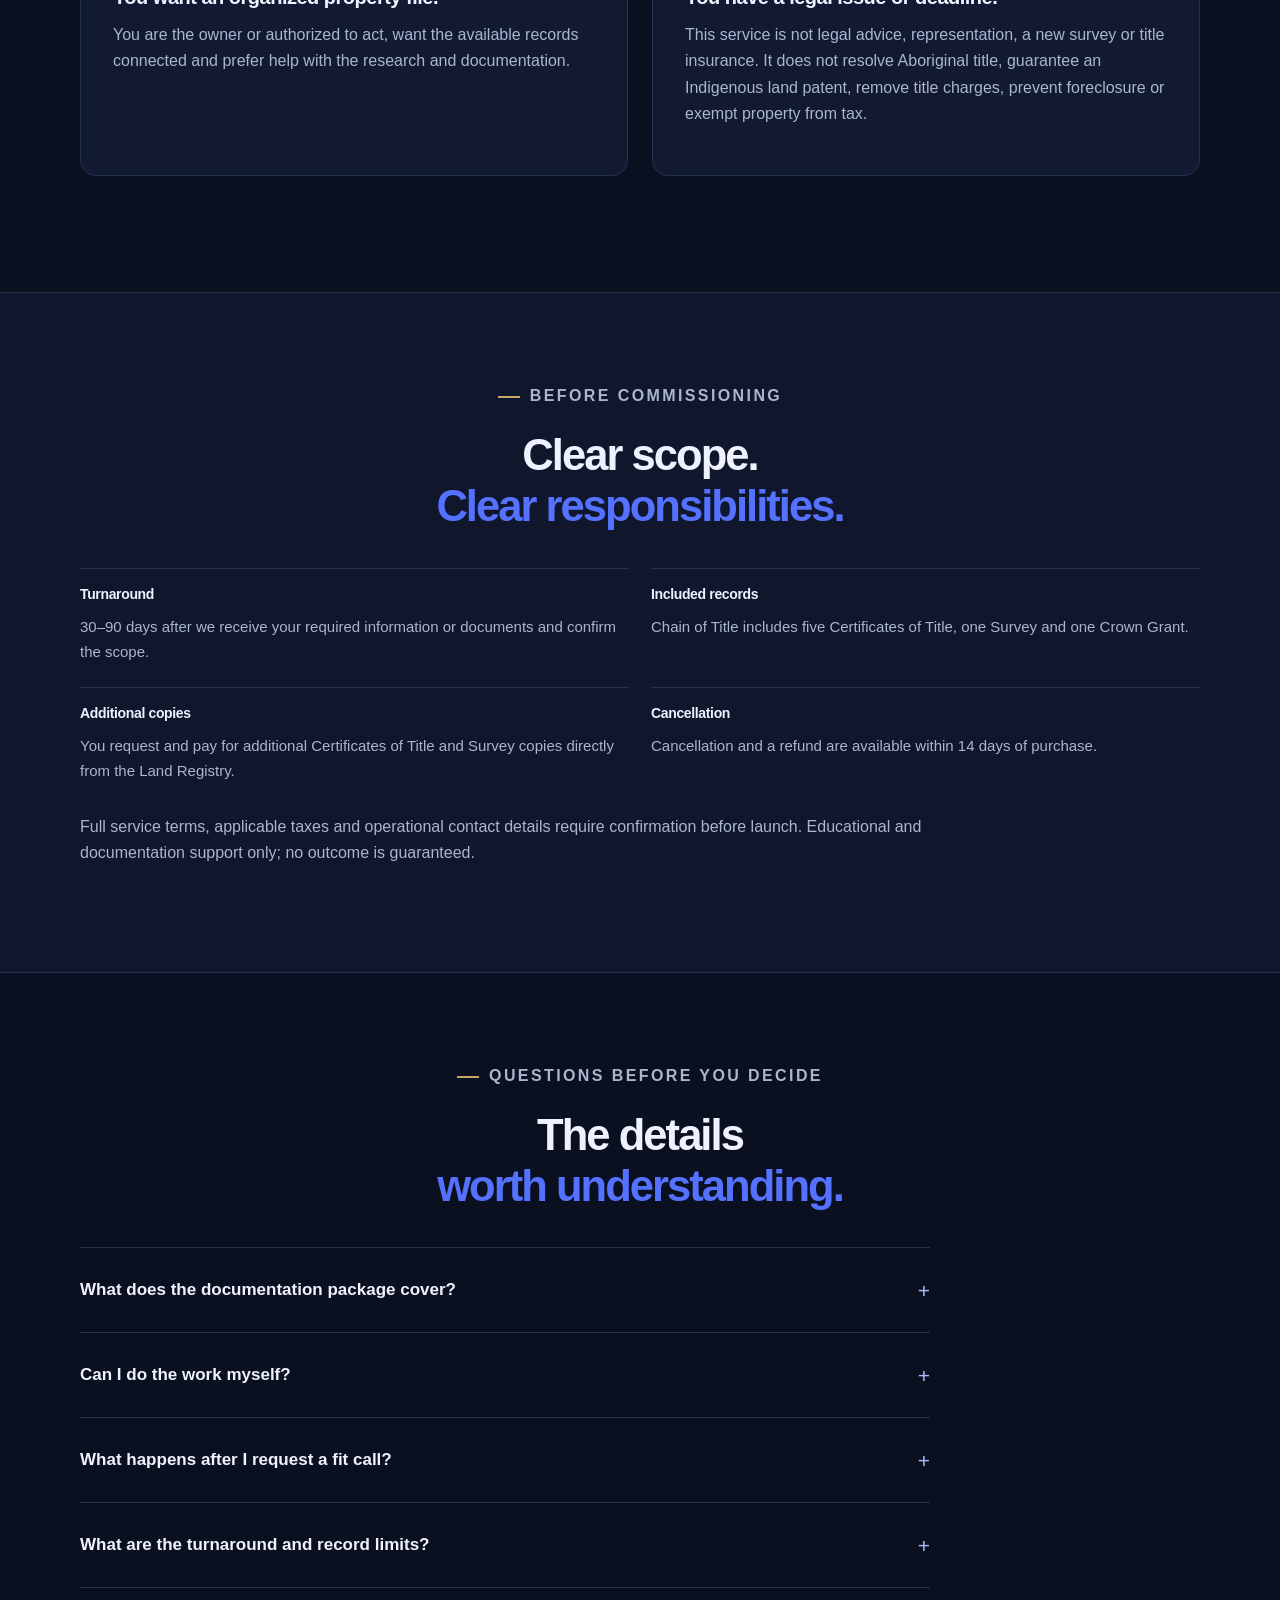
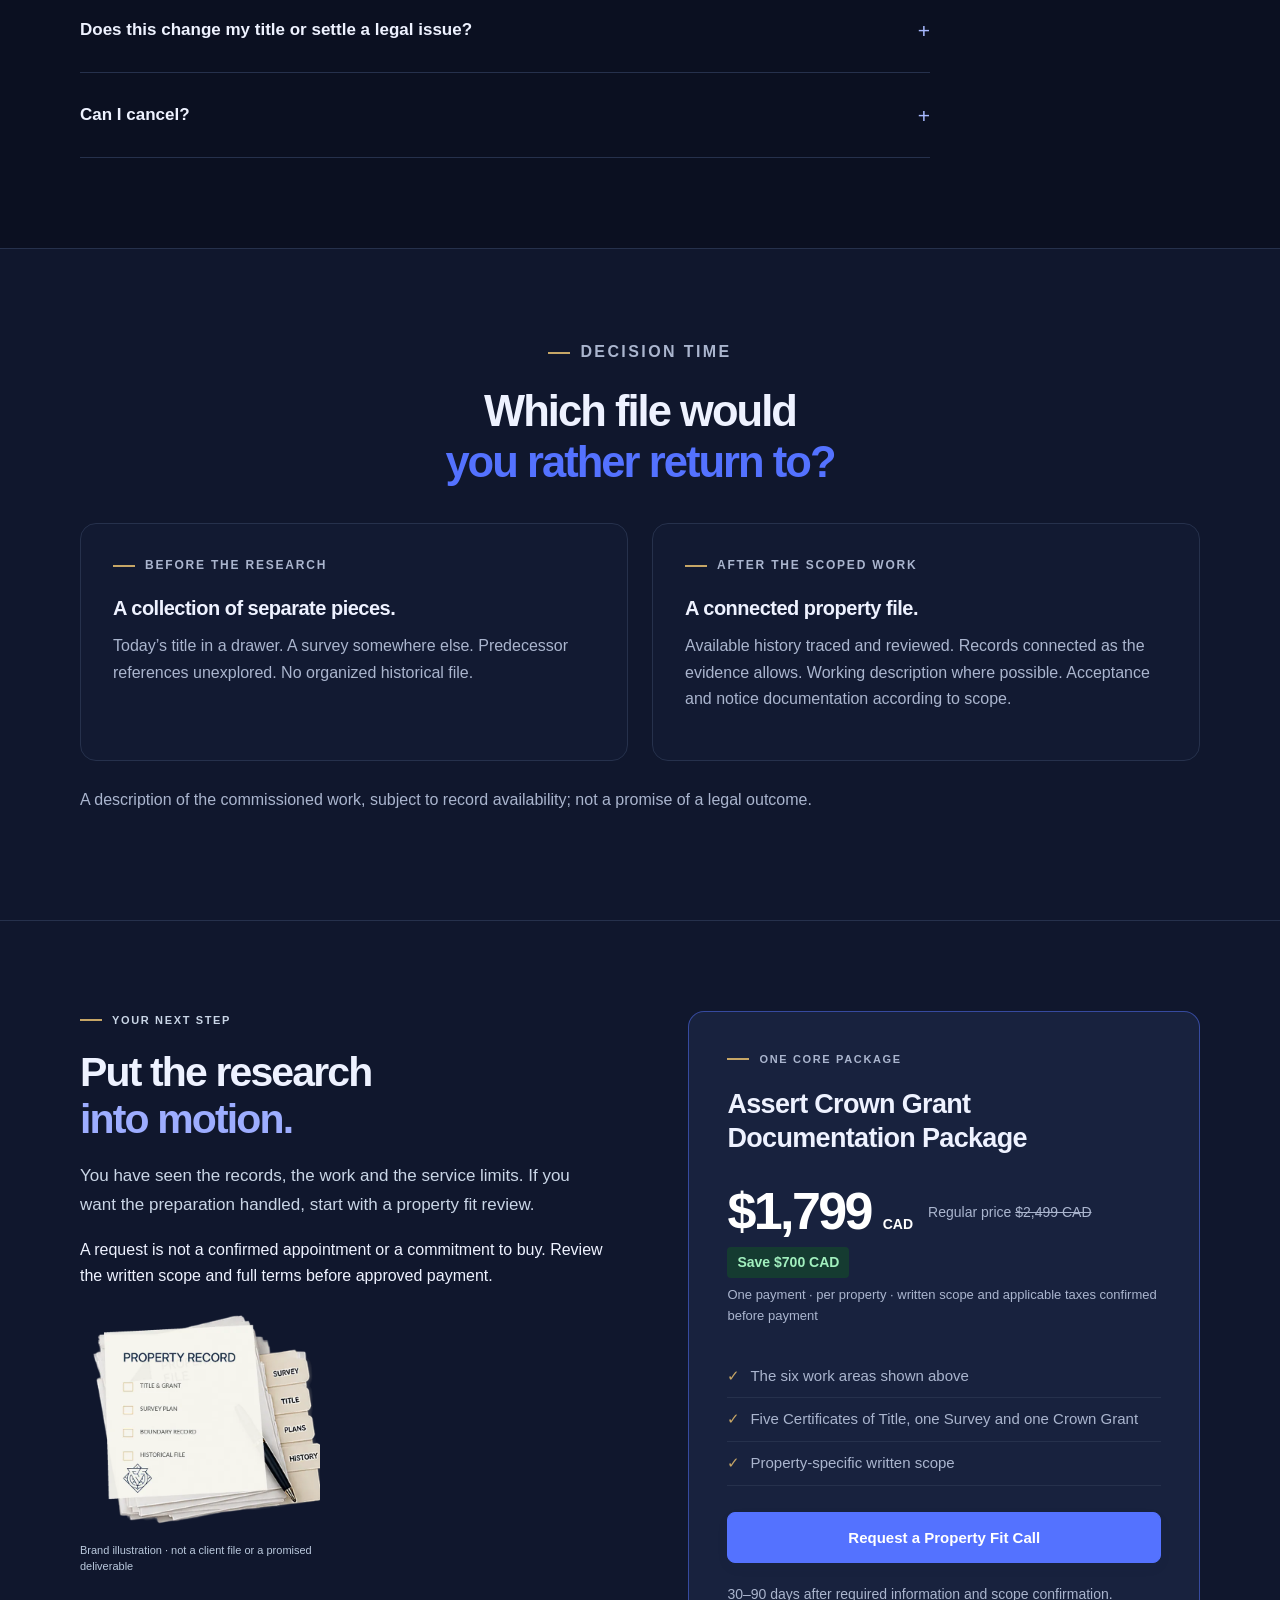
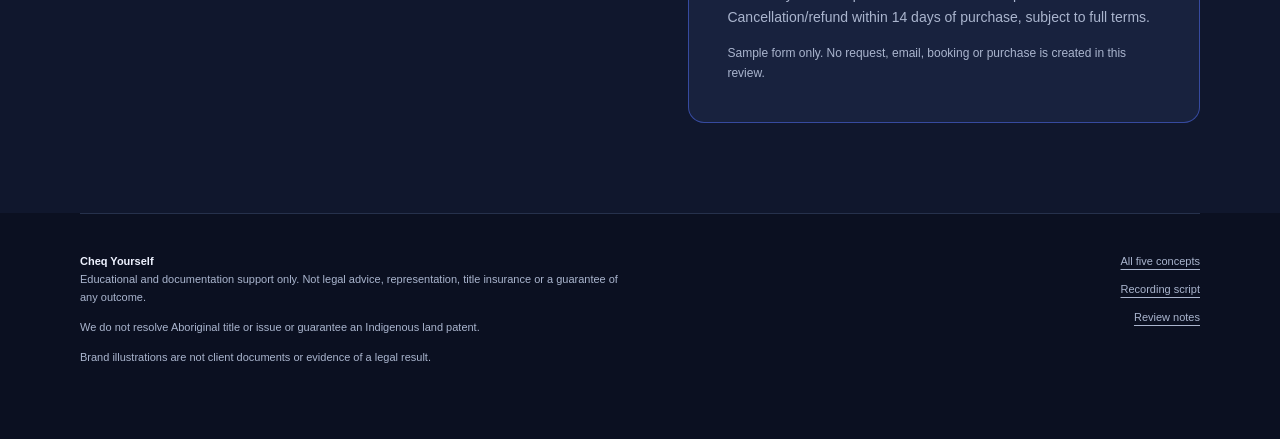
<file: screenshots/index.html>
<!doctype html>
<html lang="en-CA"><head><meta charset="utf-8"><meta name="viewport" content="width=device-width,initial-scale=1"><meta name="robots" content="noindex,nofollow"><meta name="referrer" content="no-referrer"><meta http-equiv="Content-Security-Policy" content="default-src 'self'; script-src 'self'; style-src 'self' 'unsafe-inline'; img-src 'self'; media-src 'self' https://constitutionalmoney.github.io; connect-src 'none'; frame-src 'none'; object-src 'none'; base-uri 'none'; form-action 'none'"><meta name="description" content="Trace the records behind your Canadian property and explore the Assert Crown Grant Documentation Package with Cheq Yourself. Watch the overview, understand the work and decide your next step."><meta property="og:title" content="The Guided Decision | Cheq Yourself"><meta property="og:description" content="Trace the records behind your Canadian property and explore the Assert Crown Grant Documentation Package with Cheq Yourself. Watch the overview, understand the work and decide your next step."><title>The Guided Decision · Cheq Yourself preview</title><link rel="icon" href="../assets/brand-square.webp"><link rel="stylesheet" href="../assets/site.css"><script src="../assets/site.js" defer></script></head><body class="screenshots"><a class="skip" href="#main">Skip to content</a><div class="preview-bar"><span>Standalone draft review · Founder of Cheq Yourself</span><a href="../index.html">Compare all five concepts</a></div><header class="header container"><a class="brand" href="../index.html" aria-label="Cheq Yourself concept review"><img class="mark" src="../assets/cheq-yourself-logo.webp" alt="" width="43" height="44"><img class="wordmark" src="../assets/cheq-yourself-wordmark.webp" alt="Cheq Yourself" width="147" height="33"></a><nav aria-label="Page navigation"><a href="#vsl">The overview</a><a href="#written-overview">The records</a></nav></header><main id="main"><section class="funnel-hero container hero-centered"><div class="funnel-hero-copy"><p class="eyebrow">The guided decision</p><h1>Know the records.<br><em>Choose your next step.</em></h1><p class="lead">Understand the starting records. See the six work areas. Know the process and the limits. Then decide whether to commission the preparation.</p><div class="hero-points"><span>Property-specific research</span><span>Six defined work areas</span><span>Written scope</span></div></div><div class="funnel-hero-player" id="vsl"><p class="player-kicker">A step at a time</p><div class="video-frame"><video class="vsl-video" controls playsinline preload="none" poster="../assets/vsl-video-thumbnail.png" width="1920" height="1080" aria-label="Assert Crown Grant Documentation Package — Mark Smith"><source src="https://constitutionalmoney.github.io/cheqyourself-vsl-review/assets/assert-crown-grant-v3-review.mp4" type="video/mp4"><p>Your browser does not support this video. <a href="https://constitutionalmoney.github.io/cheqyourself-vsl-review/assets/assert-crown-grant-v3-review.mp4">Open the video</a>.</p></video><button type="button" class="thumbnail-play" data-play-video aria-label="Play Assert Crown Grant video"><span aria-hidden="true">▶</span><span class="play-label">Play video</span></button></div><a class="btn video-fit-jump" href="#offer-price" data-offer-jump>Request a Property Fit Call</a><div class="video-caption"><span>Mark Smith · Founder of Cheq Yourself</span><span>Certificate of Title · Survey · Crown Grant</span></div><p class="video-status small" role="status" data-video-status hidden>The video could not load. Try the play button again or <a href="https://constitutionalmoney.github.io/cheqyourself-vsl-review/assets/assert-crown-grant-v3-review.mp4">open the video directly</a>.</p><p class="micro">Educational and documentation support. You can also read the explanation below.</p></div><a class="story-link" href="#written-overview">Start with the records <span aria-hidden="true">↓</span></a></section><section class="section funnel-section funnel-tint" id="written-overview"><div class="container"><div class="funnel-heading"><p class="eyebrow">Why this work matters</p><h2>Turn “where do I start?”<br><em>into a clear research path.</em></h2></div><p class="lead">The task is more than finding one old document. It is tracing the available history and preparing documentation around your property.</p><div class="funnel-benefits"><article><span class="number">01</span><h3>“I already have my title. Isn't that enough?”</h3><p>Your current title describes today's registered record. Predecessor titles, subdivisions and historical plans may sit behind it. Following those references is a separate research task.</p></article><article><span class="number">02</span><h3>“Where do I even start?”</h3><p>One title points to another. The survey adds a different layer. The Crown Grant may be held in another archive. The task is to connect the pieces.</p></article><article><span class="number">03</span><h3>“I found the document. Now what?”</h3><p>Which land did it cover? What reservations or exceptions appear? How does today's parcel trace back to it? One old document is only part of the file.</p></article></div></div></section><section class="section funnel-section " id="records"><div class="container"><div class="funnel-heading"><p class="eyebrow">The mechanism</p><h2>Three records.<br><em>One connected starting point.</em></h2></div><div class="records"><article class="record"><span class="number">01 / THE RECORD</span><h3>Certificate of Title</h3><p>The current record and the predecessor references that begin your research.</p></article><article class="record"><span class="number">02 / THE RECORD</span><h3>Survey</h3><p>The recorded parcel, its boundary information and its relationship to the title.</p></article><article class="record"><span class="number">03 / THE RECORD</span><h3>Crown Grant</h3><p>The original grant, including its terms, reservations and exceptions.</p></article></div><ol class="funnel-record-path"><li>Current title</li><li>Predecessor references</li><li>Survey</li><li>Crown Grant</li><li>Review and preparation</li></ol><p class="small">Records can be incomplete or unavailable. The research follows what exists; no historical fact or legal outcome is invented.</p></div></section><section class="section funnel-section " id="record-sources"><div class="container"><div class="funnel-heading"><p class="eyebrow">Built from the paper trail</p><h2>We start with the records<br><em>that actually exist.</em></h2></div><div class="record-chips"><span>Certificate of Title</span><span>Predecessor titles</span><span>Registered survey plans</span><span>Crown Grants</span><span>Historical legal descriptions</span><span>Parcel references</span><span>Registry records</span><span>Archival records</span></div><p class="small">Records may be unavailable or incomplete. The research follows the available evidence; no missing history or legal outcome is invented.</p></div></section><section class="section funnel-section funnel-tint" id="process"><div class="container"><div class="funnel-heading"><p class="eyebrow">How the work moves forward</p><h2>From a question<br><em>to an agreed scope.</em></h2></div><div class="funnel-process"><article><span class="number">01</span><h3>Request a fit review</h3><p>Tell us your province and relationship to the property. Staff review the requested scope; a request is not a confirmed booking.</p></article><article><span class="number">02</span><h3>Agree the scope</h3><p>Arrange a fit call where needed. Review the six work areas, records, applicable taxes and full terms before deciding.</p></article><article><span class="number">03</span><h3>Research and preparation</h3><p>After approved, verified payment, provide the required intake information. The available records and written scope guide the work.</p></article><article><span class="number">04</span><h3>Review and complete your steps</h3><p>Review the prepared documentation and carry out the signing, mailing or publication required by your scope.</p></article></div></div></section><section class="section funnel-section " id="package"><div class="container"><div class="funnel-heading"><p class="eyebrow">What you commission</p><h2>Six work areas.<br><em>One property-specific file.</em></h2></div><p class="lead">The Assert Crown Grant Documentation Package prepares these six work areas, subject to the available records and your written scope.</p><div class="scope-grid"><article class="scope-card"><span class="number">01</span><h3>Chain of Title Discovery.</h3><p>Trace predecessor references through the available property records.</p></article><article class="scope-card"><span class="number">02</span><h3>Crown Grant investigation.</h3><p>Locate and examine the original grant, its terms, reservations and exceptions.</p></article><article class="scope-card"><span class="number">03</span><h3>Current title and survey review.</h3><p>Review the current record and the survey together, within the agreed scope.</p></article><article class="scope-card"><span class="number">04</span><h3>Creation of a working metes-and-bounds description where records allow.</h3><p>Prepare a working boundary description from available records. This is not a new survey.</p></article><article class="scope-card"><span class="number">05</span><h3>Acceptance Documentation.</h3><p>Prepare the acceptance documentation described in your written scope.</p></article><article class="scope-card"><span class="number">06</span><h3>Constructive notice documentation to government and community.</h3><p>Prepare the notice documentation in the agreed scope; you complete the required signing, mailing or publication steps.</p></article></div><div class="archive-allowance"><strong>Standard record allowance</strong><div><span><b>5</b> Certificates of Title</span><span><b>1</b> Survey</span><span><b>1</b> Crown Grant</span></div><p>Subject to available records and written scope. Additional title and survey copies are requested and paid for separately by the client directly from the Land Registry.</p><p>A working metes-and-bounds description is not a new professional survey and does not replace a licensed land surveyor. Notice documentation covers the applicable public/private notices in your scope; you complete the required signing, mailing, service and publication.</p></div></div></section><section class="section funnel-section funnel-tint" id="your-choice"><div class="container"><div class="funnel-heading"><p class="eyebrow">Your time. Your decision.</p><h2>Research it yourself.<br><em>Or have it prepared.</em></h2></div><div class="funnel-choice"><article><p class="eyebrow">Do it yourself</p><h3>Take on the research.</h3><p>Retrieve the records, follow the predecessor references, review the grant and prepare the documentation yourself.</p><ul><li>You organize the research and record requests.</li><li>You work through the available history.</li><li>You prepare and complete your documentation.</li></ul></article><article><p class="eyebrow">Commission the preparation</p><h3>Have the work prepared.</h3><p>Delegate the research and preparation within a written, property-specific scope.</p><ul><li>Cheq Yourself prepares the six agreed work areas.</li><li>You provide the required information and review the work.</li><li>You complete signing, mailing or publication as required.</li></ul></article></div><p class="small">Both are valid choices. The paid package is for owners who prefer to delegate. Requesting a fit call does not commit you to purchase.</p></div></section><section class="section funnel-section " id="fit"><div class="container"><div class="funnel-heading"><p class="eyebrow">Make an informed decision</p><h2>Know where this service<br><em>can help.</em></h2></div><div class="funnel-choice"><article><p class="eyebrow">A reason to consider it</p><h3>You want an organized property file.</h3><p>You are the owner or authorized to act, want the available records connected and prefer help with the research and documentation.</p></article><article><p class="eyebrow">Needs appropriate professional advice</p><h3>You have a legal issue or deadline.</h3><p>This service is not legal advice, representation, a new survey or title insurance. It does not resolve Aboriginal title, guarantee an Indigenous land patent, remove title charges, prevent foreclosure or exempt property from tax.</p></article></div></div></section><section class="section funnel-section funnel-tint" id="service-policy"><div class="container"><div class="funnel-heading"><p class="eyebrow">Before commissioning</p><h2>Clear scope.<br><em>Clear responsibilities.</em></h2></div><div class="policy-grid"><article class="policy-item"><h3>Turnaround</h3><p>30–90 days after we receive your required information or documents and confirm the scope.</p></article><article class="policy-item"><h3>Included records</h3><p>Chain of Title includes five Certificates of Title, one Survey and one Crown Grant.</p></article><article class="policy-item"><h3>Additional copies</h3><p>You request and pay for additional Certificates of Title and Survey copies directly from the Land Registry.</p></article><article class="policy-item"><h3>Cancellation</h3><p>Cancellation and a refund are available within 14 days of purchase.</p></article></div><p class="small policy-note">Full service terms, applicable taxes and operational contact details require confirmation before launch. Educational and documentation support only; no outcome is guaranteed.</p></div></section><section class="section funnel-section " id="questions"><div class="container"><div class="funnel-heading"><p class="eyebrow">Questions before you decide</p><h2>The details<br><em>worth understanding.</em></h2></div><div class="faq"><details><summary>What does the documentation package cover?</summary><p>The six work areas listed on this page, for one property. Your written scope must confirm applicable taxes, record availability, any third-party costs and full service terms before payment.</p></details><details><summary>Can I do the work myself?</summary><p>Yes. You can retrieve and review the records yourself. The paid service is for owners who prefer to delegate the research and preparation. Requesting a fit call does not commit you to purchase.</p></details><details><summary>What happens after I request a fit call?</summary><p>The first step is a scope review. A call request is not a confirmed appointment. After an appointment is agreed, a calendar invitation can be provided for Microsoft Outlook, Google Calendar or Apple Calendar. This separate design preview does not send requests or book appointments.</p></details><details><summary>What are the turnaround and record limits?</summary><p>Turnaround is 30–90 days after required information or documents are received and scope is confirmed. Chain of Title includes five Certificates of Title, one Survey and one Crown Grant. You request and pay for any additional title and survey copies directly from the Land Registry.</p></details><details><summary>Does this change my title or settle a legal issue?</summary><p>No legal outcome is promised. This is educational and documentation support, not legal advice, representation, surveying or title insurance. It does not resolve Aboriginal title, guarantee an Indigenous land patent, remove charges, prevent foreclosure or exempt property from tax. Seek appropriate professional advice for legal questions or deadlines.</p></details><details><summary>Can I cancel?</summary><p>Cancellation and a refund are available within 14 days of purchase. Review the full service terms and the written scope before paying. The published terms and operational contact details must be verified before launch.</p></details></div></div></section><section class="section funnel-section funnel-tint" id="before-after"><div class="container"><div class="funnel-heading"><p class="eyebrow">Decision time</p><h2>Which file would<br><em>you rather return to?</em></h2></div><div class="funnel-choice archive-columns"><article><p class="eyebrow">Before the research</p><h3>A collection of separate pieces.</h3><p>Today’s title in a drawer. A survey somewhere else. Predecessor references unexplored. No organized historical file.</p></article><article><p class="eyebrow">After the scoped work</p><h3>A connected property file.</h3><p>Available history traced and reviewed. Records connected as the evidence allows. Working description where possible. Acceptance and notice documentation according to scope.</p></article></div><p class="small">A description of the commissioned work, subject to record availability; not a promise of a legal outcome.</p></div></section><section class="section funnel-offer" id="offer" data-offer-section><div class="container offer-layout"><div><p class="eyebrow">Your next step</p><h2>Put the research<br><em>into motion.</em></h2><p class="lead">You have seen the records, the work and the service limits. If you want the preparation handled, start with a property fit review.</p><p>A request is not a confirmed appointment or a commitment to buy. Review the written scope and full terms before approved payment.</p><figure class="offer-art"><img src="../assets/property-record-dossier.webp" width="800" height="800" alt="Cheq Yourself illustration of an organized property-record dossier" loading="lazy"><figcaption>Brand illustration · not a client file or a promised deliverable</figcaption></figure></div><aside class="offer-card" id="offer-price" tabindex="-1"><p class="eyebrow">One core package</p><h3>Assert Crown Grant Documentation Package</h3><div class="price"><span class="now">$1,799 <small>CAD</small></span><span class="was">Regular price <s>$2,499 CAD</s></span><span class="save">Save $700 CAD</span><span class="unit">One payment · per property · written scope and applicable taxes confirmed before payment</span></div><ul class="offer-summary"><li>The six work areas shown above</li><li>Five Certificates of Title, one Survey and one Crown Grant</li><li>Property-specific written scope</li></ul><button type="button" class="btn" data-fit>Request a Property Fit Call</button><p class="small">30–90 days after required information and scope confirmation. Cancellation/refund within 14 days of purchase, subject to full terms.</p><p class="micro">Sample form only. No request, email, booking or purchase is created in this review.</p></aside></div></section></main><footer class="footer container"><div><strong>Cheq Yourself</strong><p>Educational and documentation support only. Not legal advice, representation, title insurance or a guarantee of any outcome.</p><p>We do not resolve Aboriginal title or issue or guarantee an Indigenous land patent.</p><p>Brand illustrations are not client documents or evidence of a legal result.</p></div><div class="footer-links"><a href="../index.html">All five concepts</a><a href="../script.html">Recording script</a><a href="../README.md">Review notes</a></div></footer><dialog class="dialog" id="fit-dialog" aria-labelledby="fit-title"><button type="button" class="dialog-close" data-close aria-label="Close fit check">×</button><p class="eyebrow">Fit-call form preview</p><h2 id="fit-title">Start with a fit check.</h2>
<form data-preview-form="fit" action="#preview"><p class="small">Use sample details to try this form. No request is sent, no appointment is booked and no details are saved.</p>
<label class="field" for="fit-name">First name<input id="fit-name" type="text" maxlength="80" required autocomplete="off"></label>
<label class="field" for="fit-email">Email<input id="fit-email" type="email" maxlength="254" required autocomplete="off"></label>
<label class="field" for="fit-province">Province or territory<select id="fit-province" required><option value="">Select province or territory</option><option>British Columbia</option><option>Alberta</option><option>Saskatchewan</option><option>Manitoba</option><option>Ontario</option><option>Quebec</option><option>New Brunswick</option><option>Nova Scotia</option><option>Prince Edward Island</option><option>Newfoundland and Labrador</option><option>Yukon</option><option>Northwest Territories</option><option>Nunavut</option></select></label>
<label class="field" for="fit-property-type">Type of Property<select id="fit-property-type" required><option value="">Select type of property</option><option>Single-Family Home</option><option>Apartment</option><option>Condo</option><option>Townhouse</option><option>Multi-Family Home (duplex/triplex/fourplex)</option><option>Co-op (Communal Land)</option><option>Manufactured / Mobile Home</option><option>Raw Land</option><option>Farmland/Ranch/Acreage</option></select></label>
<label class="field" for="fit-authority">Your relationship to the property<select id="fit-authority" required><option value="">Select an option</option><option>I am the owner</option><option>I am authorized to act for the owner</option><option>I need to clarify my authority</option></select></label>
<p class="micro">Availability and authority need scope review. Do not enter a street address, title number, legal description or private documents here.</p>
<label class="check" for="fit-consent"><input id="fit-consent" type="checkbox"><span>Optional: send me follow-up about this documentation service. I can unsubscribe at any time. This is separate from arranging a fit call.</span></label>
<button type="button" class="btn" data-preview-submit>Preview the next step</button><p class="micro">Preview only. Marketing consent is unchecked and no subscription is created.</p></form>
<div data-fit-result class="fit-result" tabindex="-1" hidden><h3>No request has been sent.</h3><p>This is the proposed next step. In a connected funnel, staff would review your scope and arrange a fit call where needed.</p><ol><li>Request received and scope reviewed.</li><li>Appointment agreed and confirmed.</li><li>Calendar invitation for Outlook, Google or Apple Calendar.</li><li>Written scope and terms agreed; approved payment.</li></ol><p>A page visit, form preview or calendar link does not establish a booking or purchase.</p><button type="button" class="btn secondary" data-close>Return to the page</button></div></dialog></body></html>
</file>
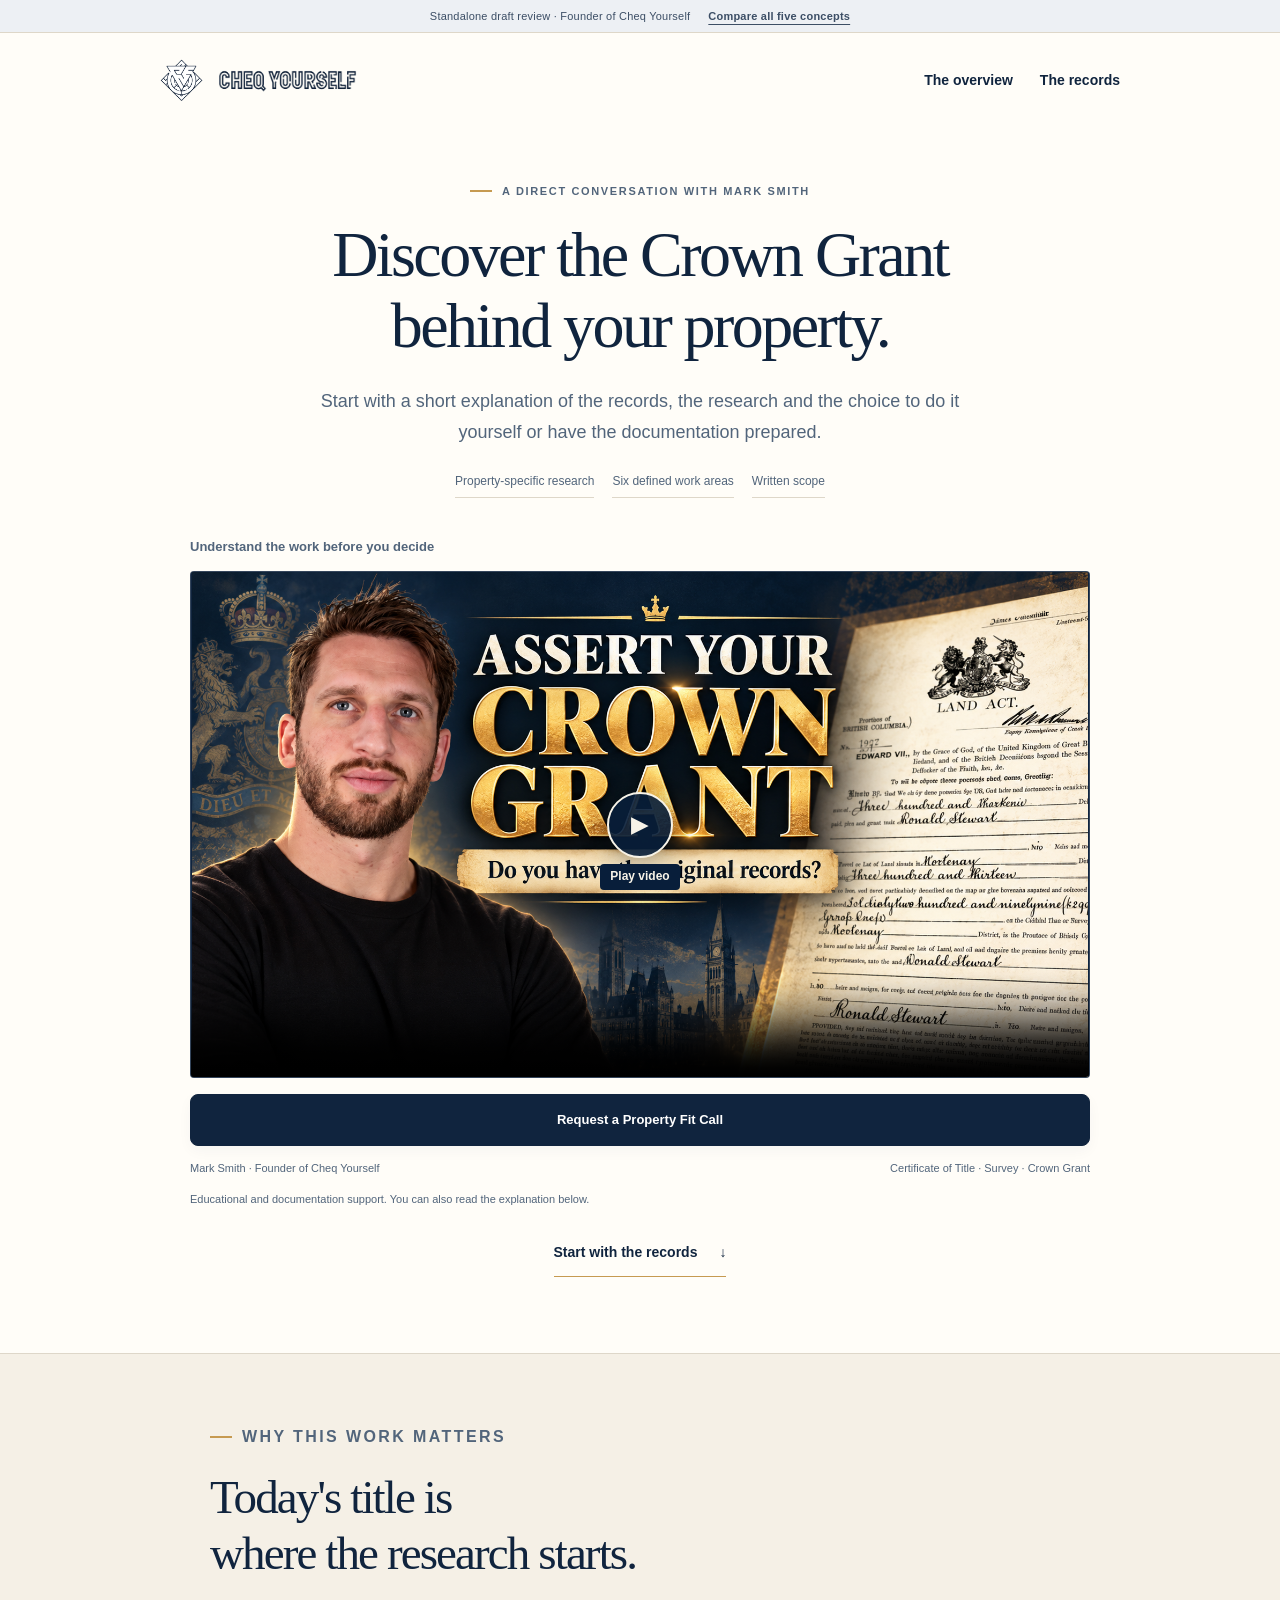
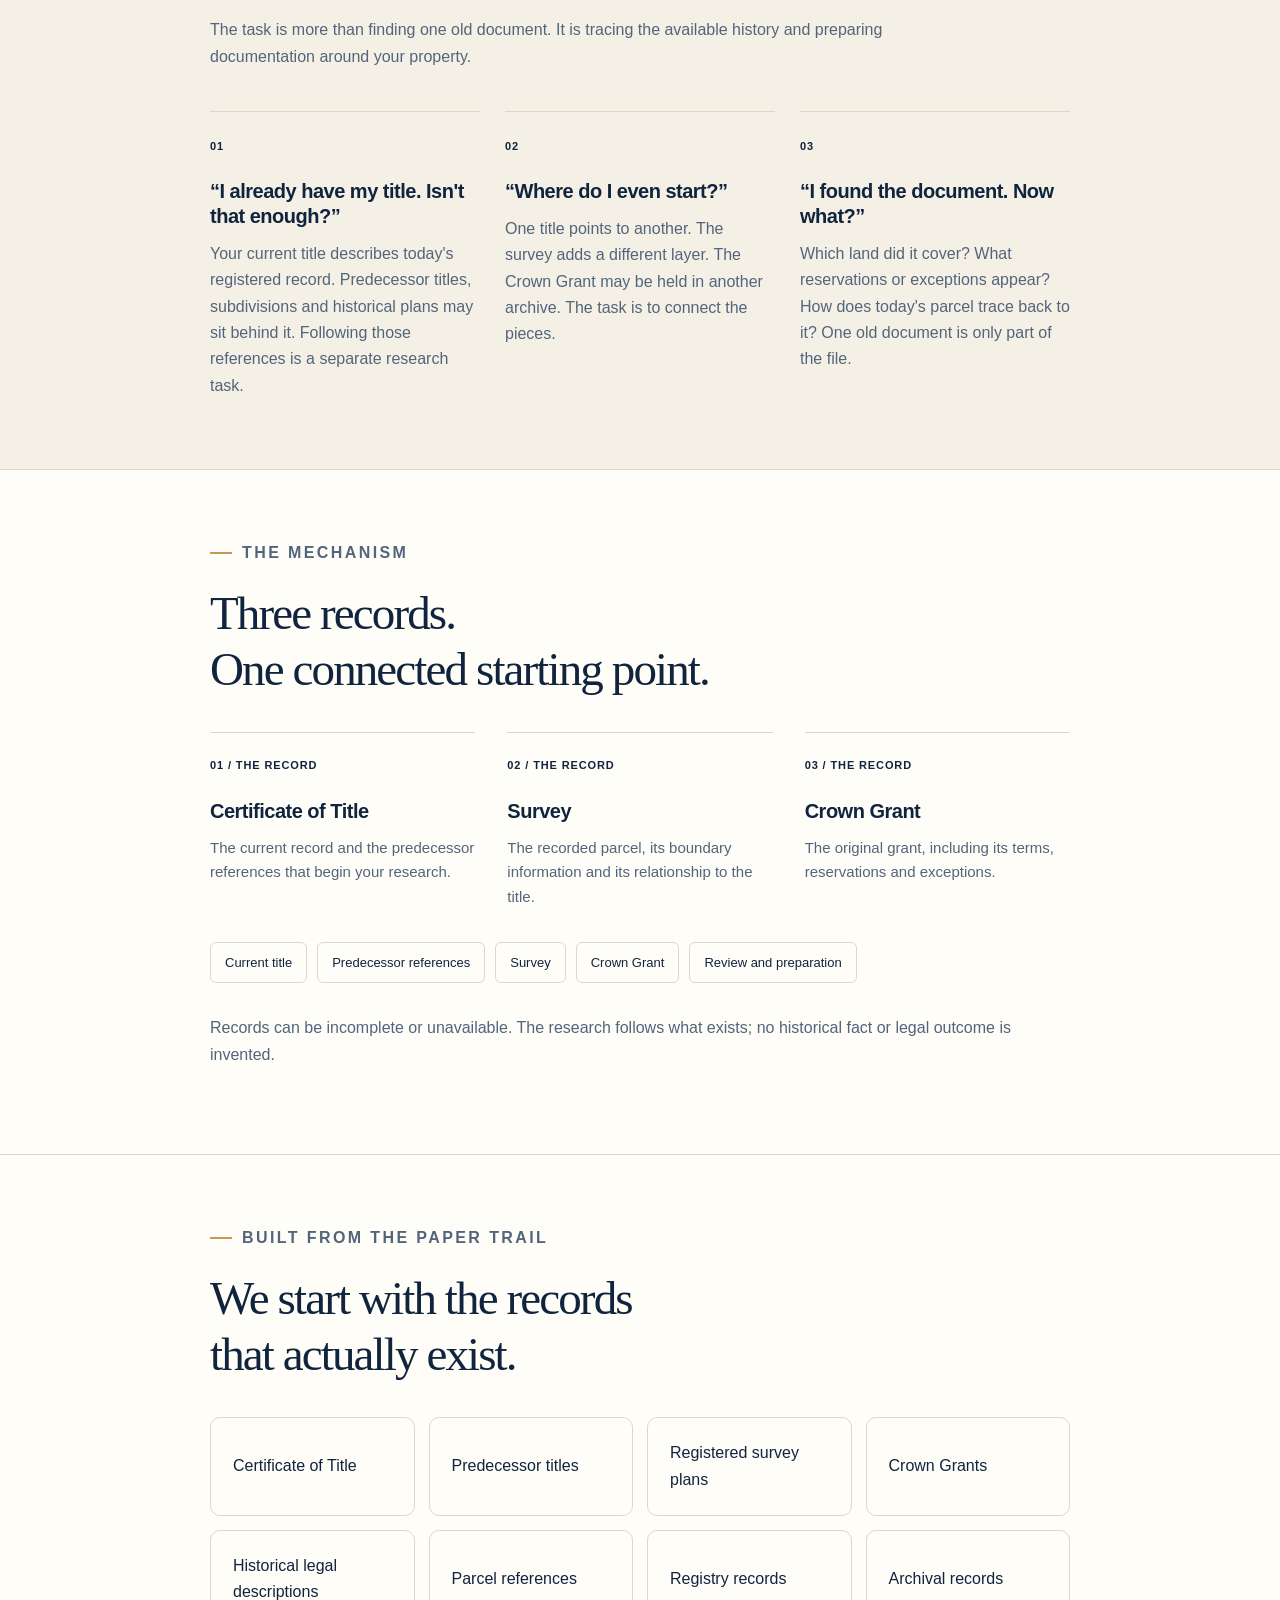
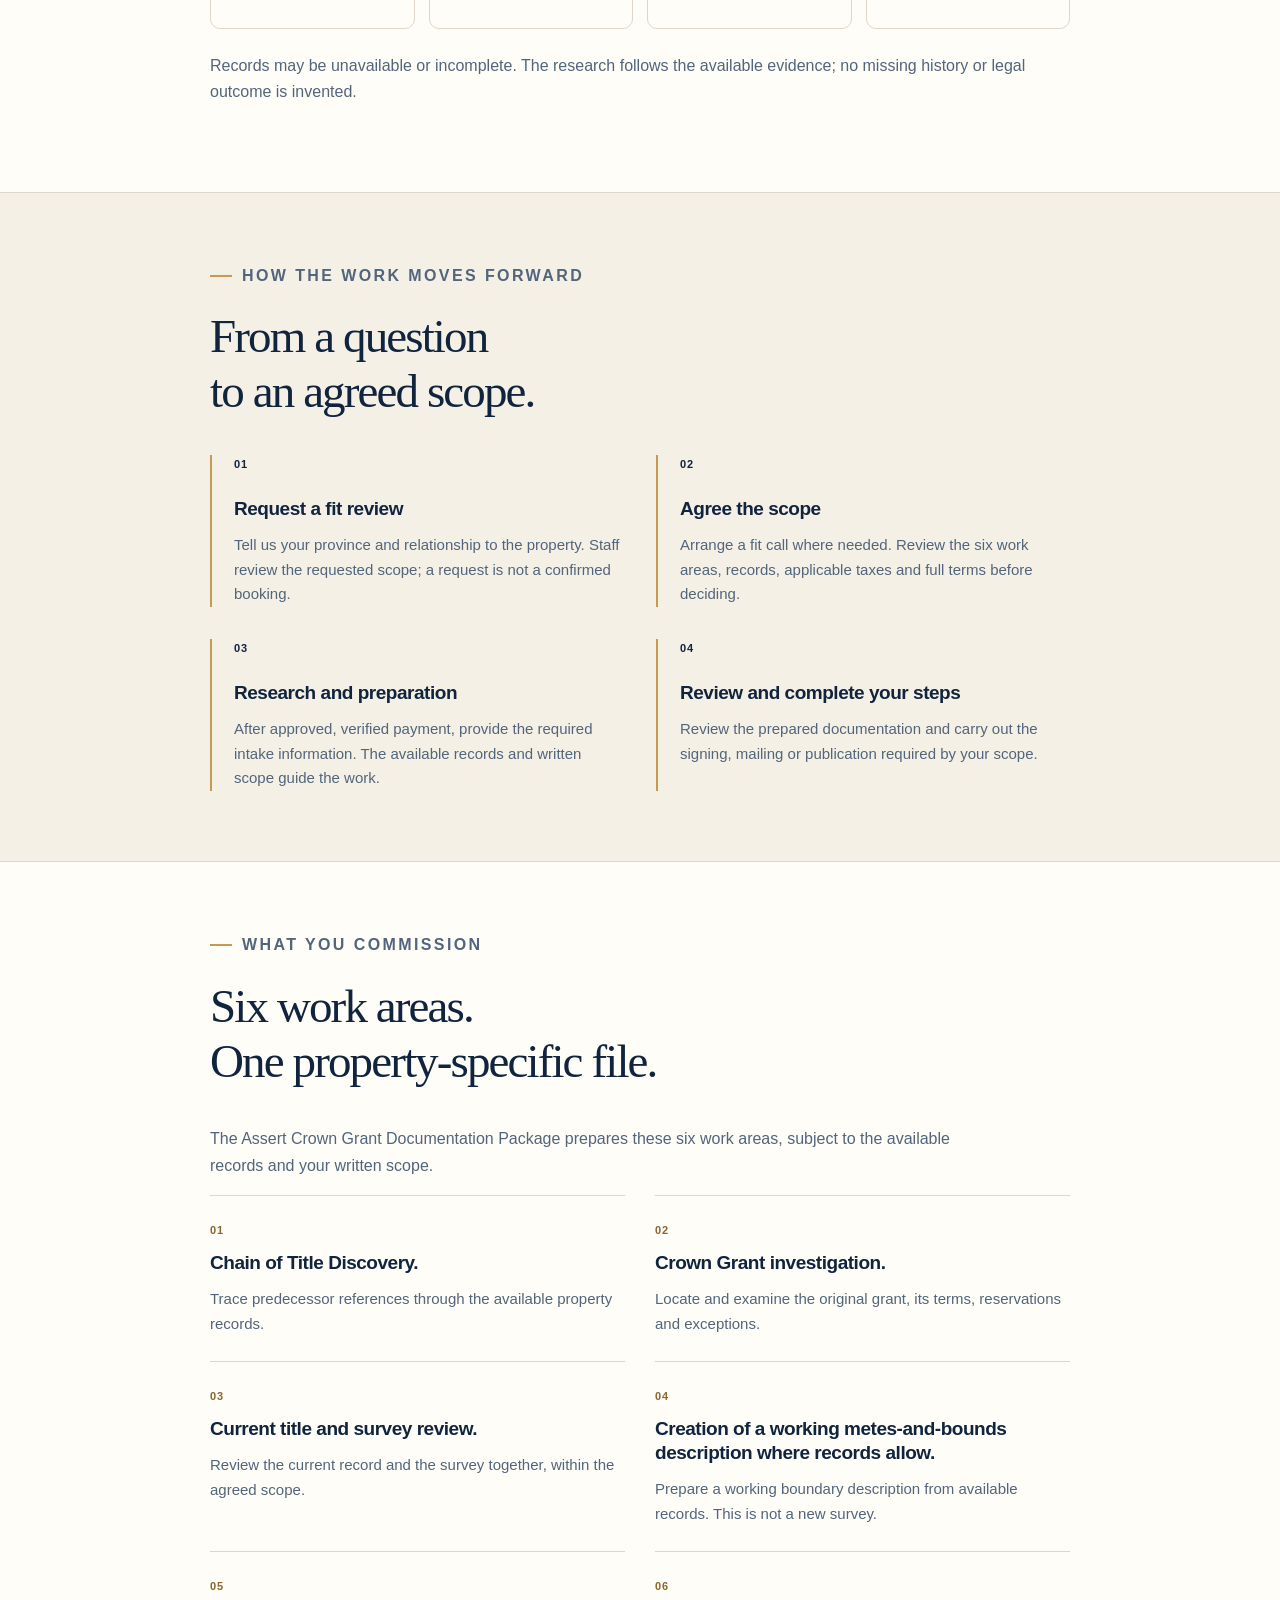
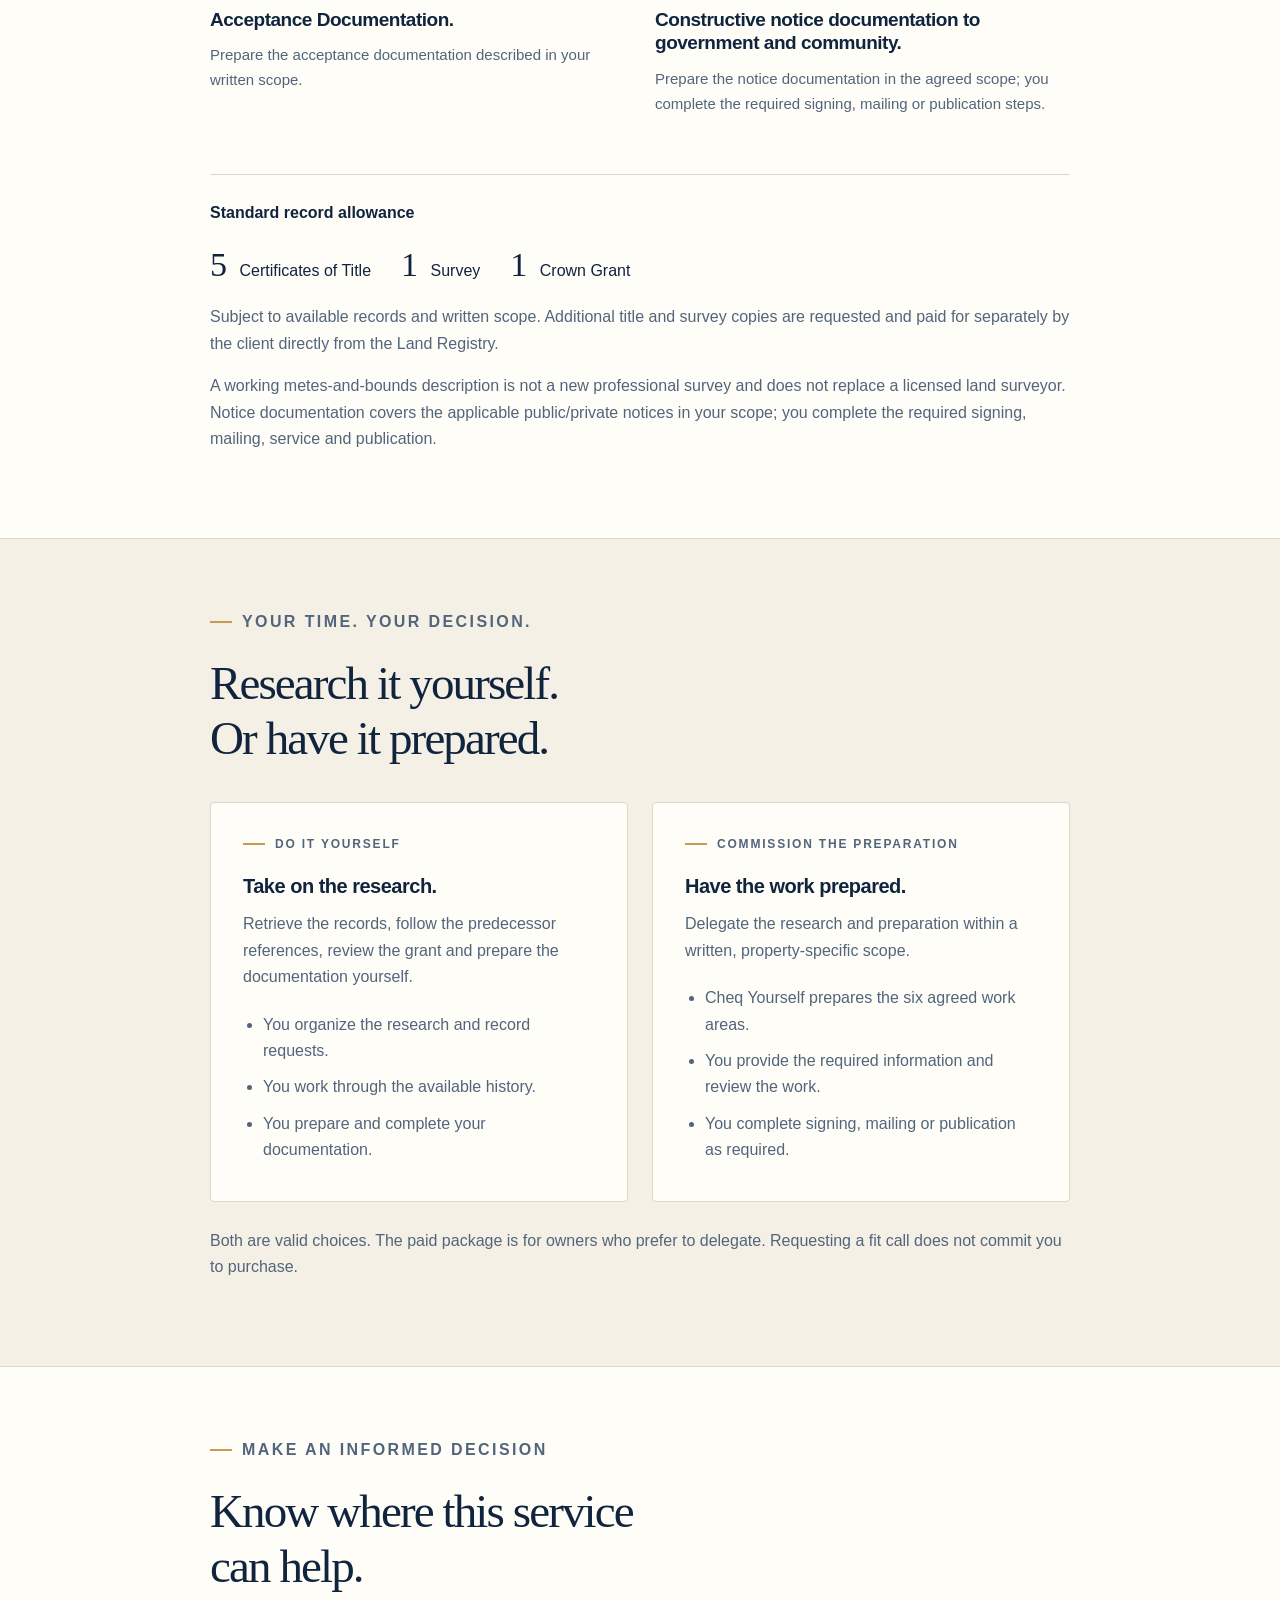
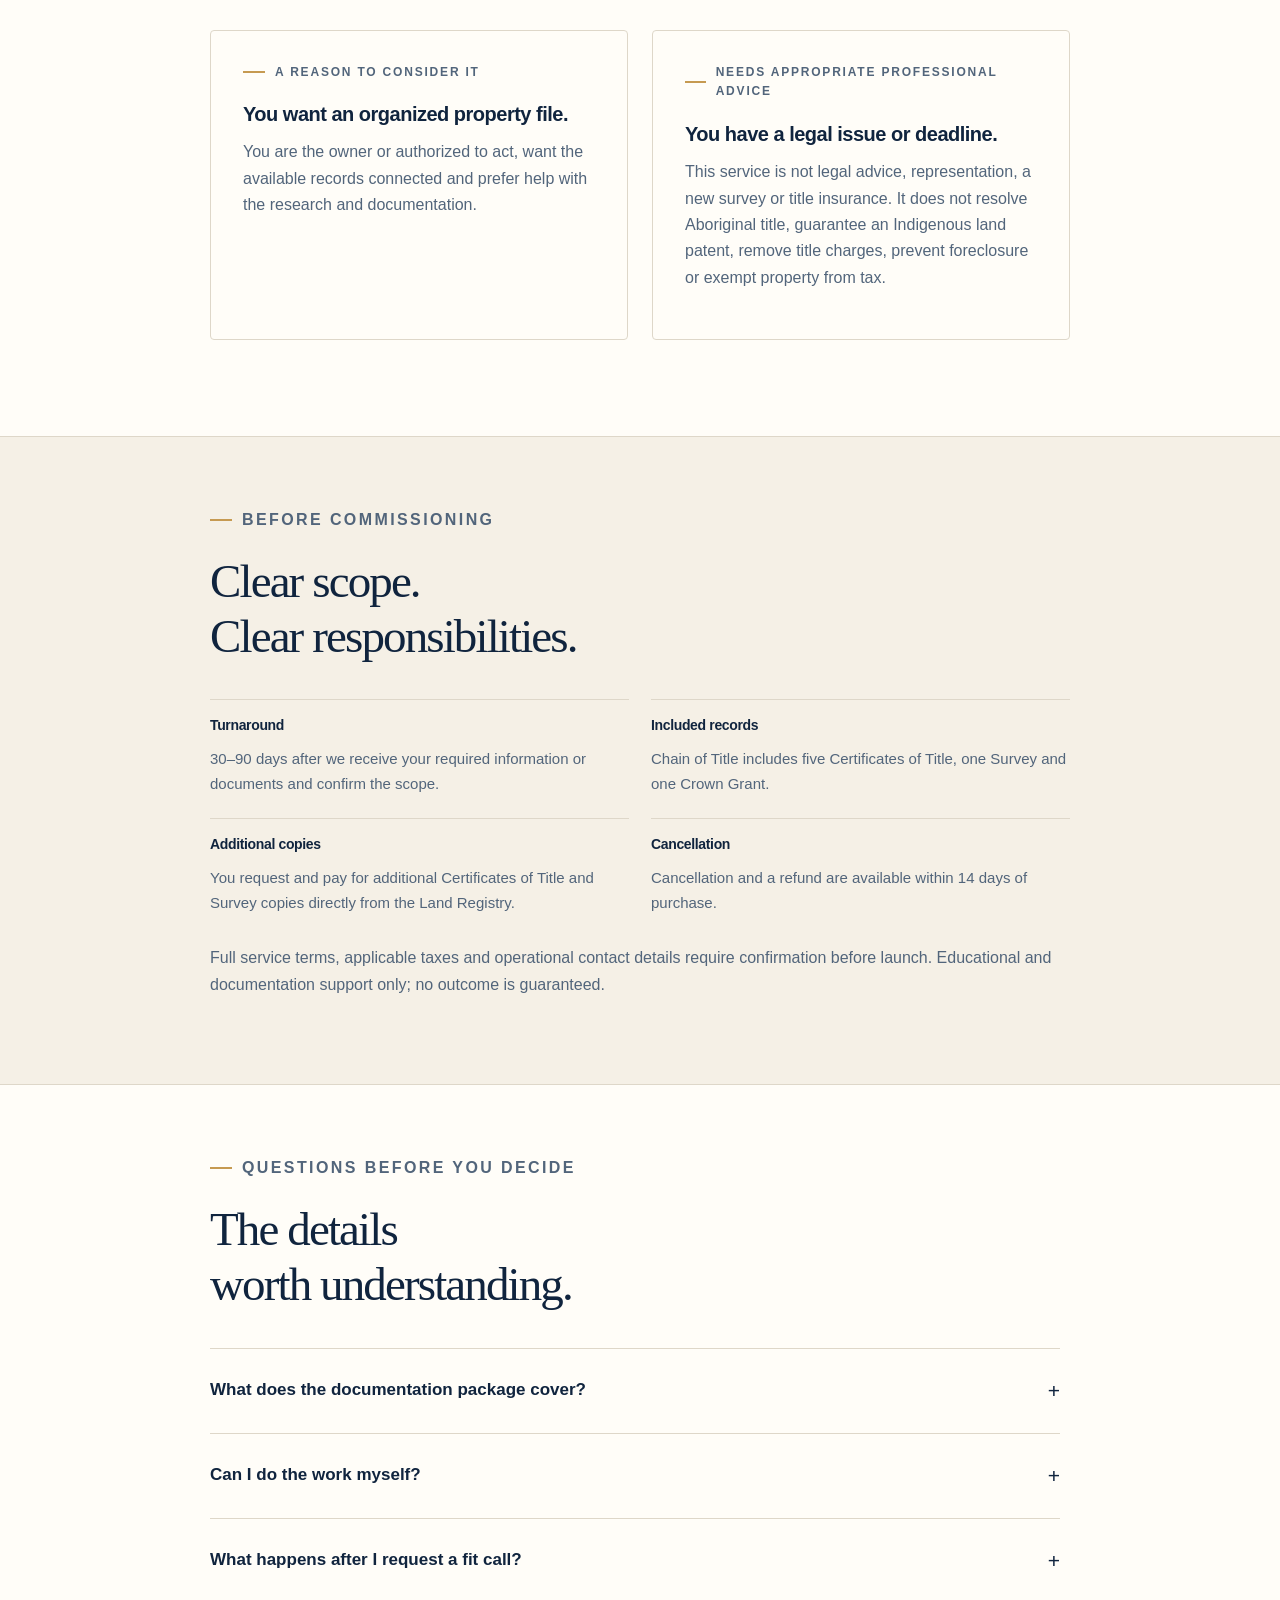
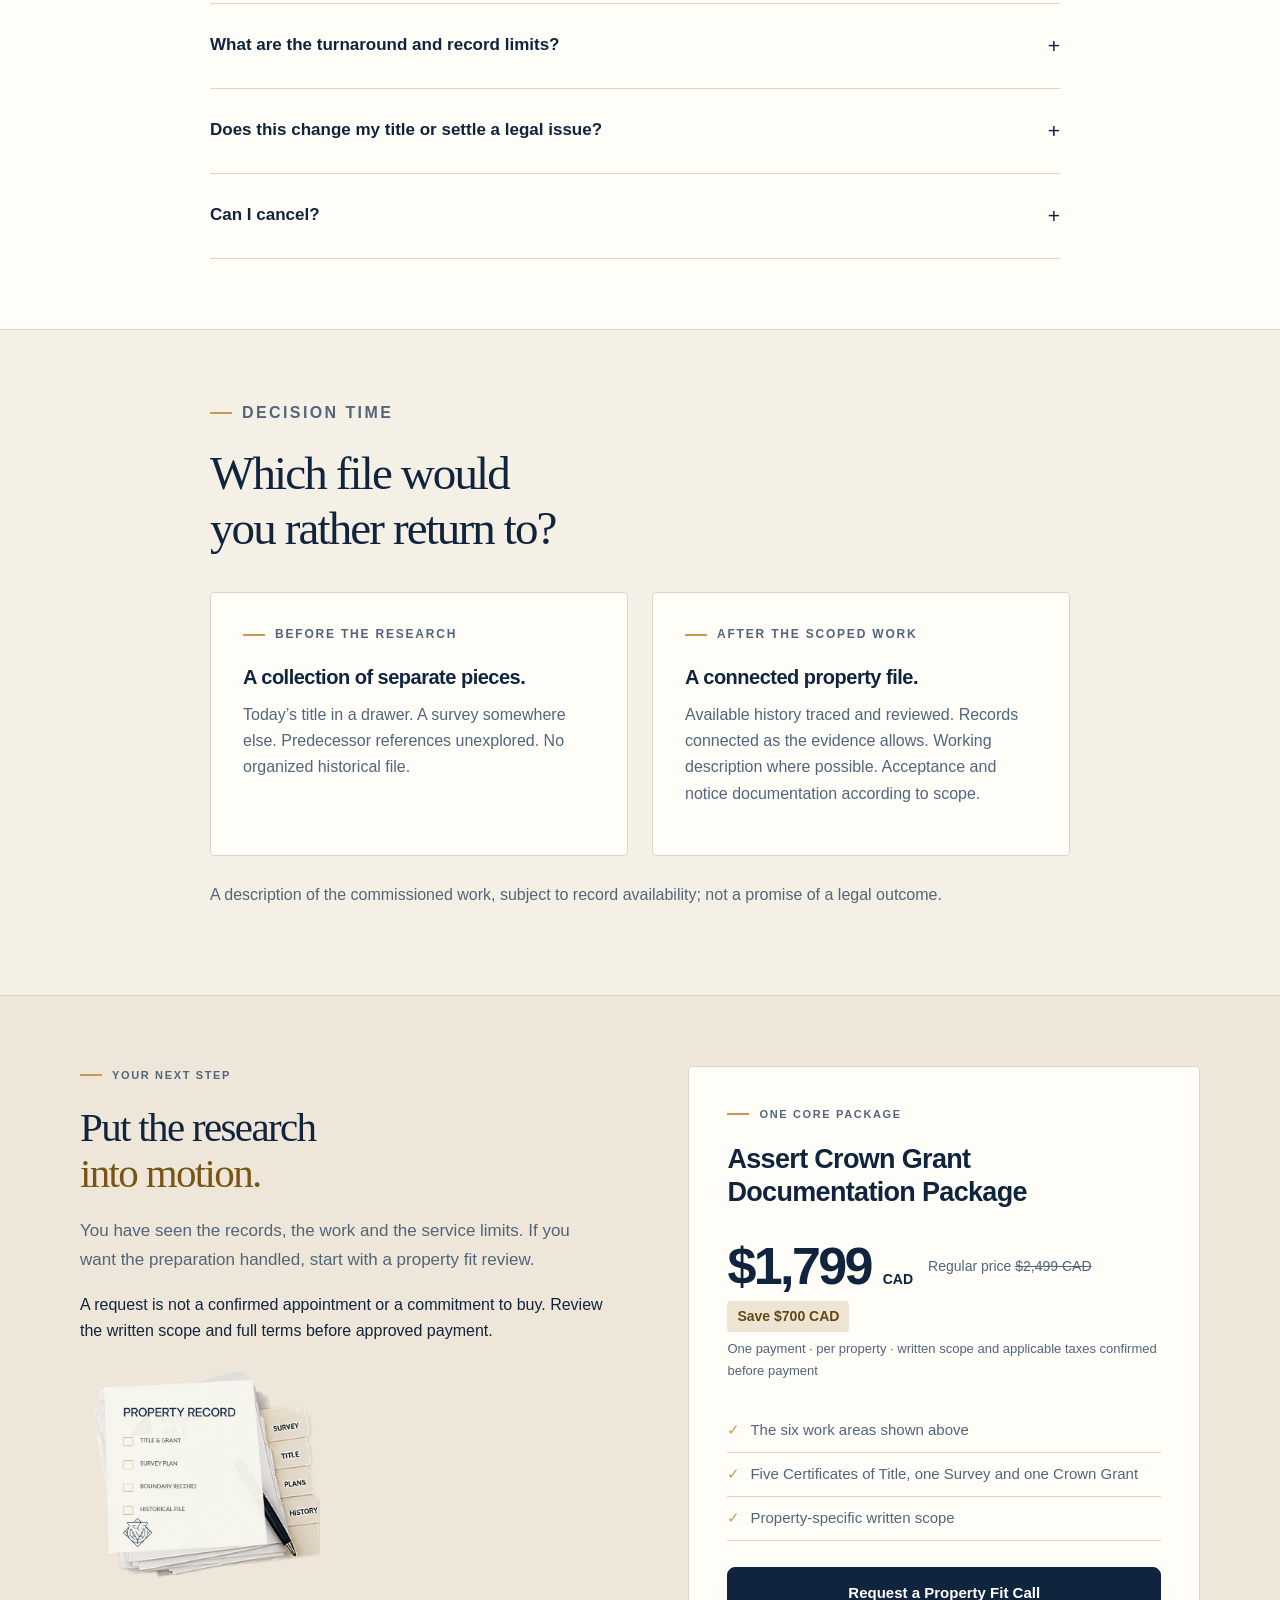
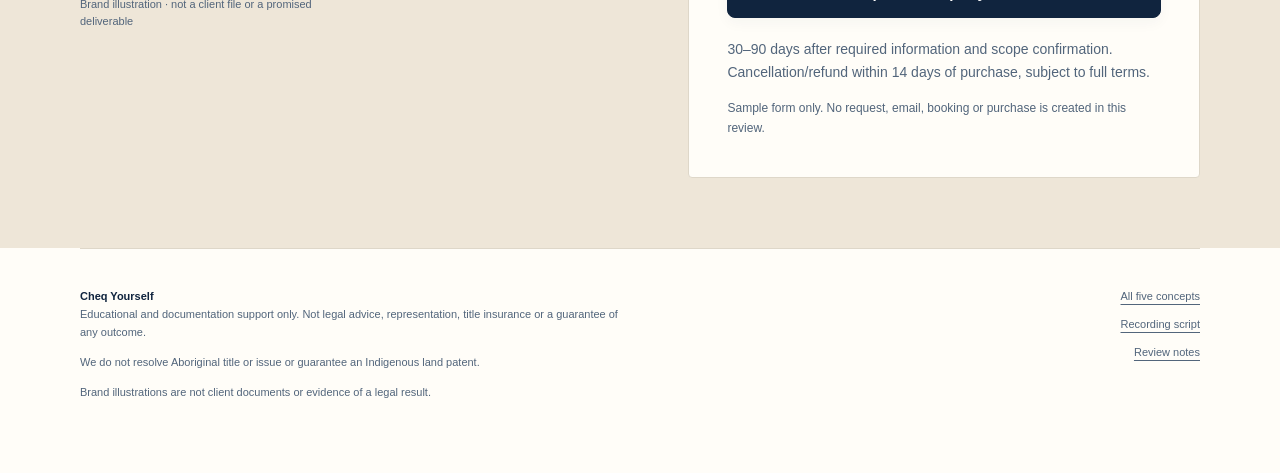
<file: simple/index.html>
<!doctype html>
<html lang="en-CA"><head><meta charset="utf-8"><meta name="viewport" content="width=device-width,initial-scale=1"><meta name="robots" content="noindex,nofollow"><meta name="referrer" content="no-referrer"><meta http-equiv="Content-Security-Policy" content="default-src 'self'; script-src 'self'; style-src 'self' 'unsafe-inline'; img-src 'self'; media-src 'self' https://constitutionalmoney.github.io; connect-src 'none'; frame-src 'none'; object-src 'none'; base-uri 'none'; form-action 'none'"><meta name="description" content="Trace the records behind your Canadian property and explore the Assert Crown Grant Documentation Package with Cheq Yourself. Watch the overview, understand the work and decide your next step."><meta property="og:title" content="The Direct Conversation | Cheq Yourself"><meta property="og:description" content="Trace the records behind your Canadian property and explore the Assert Crown Grant Documentation Package with Cheq Yourself. Watch the overview, understand the work and decide your next step."><title>The Direct Conversation · Cheq Yourself preview</title><link rel="icon" href="../assets/brand-square.webp"><link rel="stylesheet" href="../assets/site.css"><script src="../assets/site.js" defer></script></head><body class="simple"><a class="skip" href="#main">Skip to content</a><div class="preview-bar"><span>Standalone draft review · Founder of Cheq Yourself</span><a href="../index.html">Compare all five concepts</a></div><header class="header container"><a class="brand" href="../index.html" aria-label="Cheq Yourself concept review"><img class="mark" src="../assets/cheq-yourself-logo.webp" alt="" width="43" height="44"><img class="wordmark" src="../assets/cheq-yourself-wordmark.webp" alt="Cheq Yourself" width="147" height="33"></a><nav aria-label="Page navigation"><a href="#vsl">The overview</a><a href="#written-overview">The records</a></nav></header><main id="main"><section class="funnel-hero container hero-centered"><div class="funnel-hero-copy"><p class="eyebrow">A direct conversation with Mark Smith</p><h1>Discover the Crown Grant<br><em>behind your property.</em></h1><p class="lead">Start with a short explanation of the records, the research and the choice to do it yourself or have the documentation prepared.</p><div class="hero-points"><span>Property-specific research</span><span>Six defined work areas</span><span>Written scope</span></div></div><div class="funnel-hero-player" id="vsl"><p class="player-kicker">Understand the work before you decide</p><div class="video-frame"><video class="vsl-video" controls playsinline preload="none" poster="../assets/vsl-video-thumbnail.png" width="1920" height="1080" aria-label="Assert Crown Grant Documentation Package — Mark Smith"><source src="https://constitutionalmoney.github.io/cheqyourself-vsl-review/assets/assert-crown-grant-v3-review.mp4" type="video/mp4"><p>Your browser does not support this video. <a href="https://constitutionalmoney.github.io/cheqyourself-vsl-review/assets/assert-crown-grant-v3-review.mp4">Open the video</a>.</p></video><button type="button" class="thumbnail-play" data-play-video aria-label="Play Assert Crown Grant video"><span aria-hidden="true">▶</span><span class="play-label">Play video</span></button></div><a class="btn video-fit-jump" href="#offer-price" data-offer-jump>Request a Property Fit Call</a><div class="video-caption"><span>Mark Smith · Founder of Cheq Yourself</span><span>Certificate of Title · Survey · Crown Grant</span></div><p class="video-status small" role="status" data-video-status hidden>The video could not load. Try the play button again or <a href="https://constitutionalmoney.github.io/cheqyourself-vsl-review/assets/assert-crown-grant-v3-review.mp4">open the video directly</a>.</p><p class="micro">Educational and documentation support. You can also read the explanation below.</p></div><a class="story-link" href="#written-overview">Start with the records <span aria-hidden="true">↓</span></a></section><section class="section funnel-section funnel-tint" id="written-overview"><div class="container"><div class="funnel-heading"><p class="eyebrow">Why this work matters</p><h2>Today's title is<br><em>where the research starts.</em></h2></div><p class="lead">The task is more than finding one old document. It is tracing the available history and preparing documentation around your property.</p><div class="funnel-benefits"><article><span class="number">01</span><h3>“I already have my title. Isn't that enough?”</h3><p>Your current title describes today's registered record. Predecessor titles, subdivisions and historical plans may sit behind it. Following those references is a separate research task.</p></article><article><span class="number">02</span><h3>“Where do I even start?”</h3><p>One title points to another. The survey adds a different layer. The Crown Grant may be held in another archive. The task is to connect the pieces.</p></article><article><span class="number">03</span><h3>“I found the document. Now what?”</h3><p>Which land did it cover? What reservations or exceptions appear? How does today's parcel trace back to it? One old document is only part of the file.</p></article></div></div></section><section class="section funnel-section " id="records"><div class="container"><div class="funnel-heading"><p class="eyebrow">The mechanism</p><h2>Three records.<br><em>One connected starting point.</em></h2></div><div class="records"><article class="record"><span class="number">01 / THE RECORD</span><h3>Certificate of Title</h3><p>The current record and the predecessor references that begin your research.</p></article><article class="record"><span class="number">02 / THE RECORD</span><h3>Survey</h3><p>The recorded parcel, its boundary information and its relationship to the title.</p></article><article class="record"><span class="number">03 / THE RECORD</span><h3>Crown Grant</h3><p>The original grant, including its terms, reservations and exceptions.</p></article></div><ol class="funnel-record-path"><li>Current title</li><li>Predecessor references</li><li>Survey</li><li>Crown Grant</li><li>Review and preparation</li></ol><p class="small">Records can be incomplete or unavailable. The research follows what exists; no historical fact or legal outcome is invented.</p></div></section><section class="section funnel-section " id="record-sources"><div class="container"><div class="funnel-heading"><p class="eyebrow">Built from the paper trail</p><h2>We start with the records<br><em>that actually exist.</em></h2></div><div class="record-chips"><span>Certificate of Title</span><span>Predecessor titles</span><span>Registered survey plans</span><span>Crown Grants</span><span>Historical legal descriptions</span><span>Parcel references</span><span>Registry records</span><span>Archival records</span></div><p class="small">Records may be unavailable or incomplete. The research follows the available evidence; no missing history or legal outcome is invented.</p></div></section><section class="section funnel-section funnel-tint" id="process"><div class="container"><div class="funnel-heading"><p class="eyebrow">How the work moves forward</p><h2>From a question<br><em>to an agreed scope.</em></h2></div><div class="funnel-process"><article><span class="number">01</span><h3>Request a fit review</h3><p>Tell us your province and relationship to the property. Staff review the requested scope; a request is not a confirmed booking.</p></article><article><span class="number">02</span><h3>Agree the scope</h3><p>Arrange a fit call where needed. Review the six work areas, records, applicable taxes and full terms before deciding.</p></article><article><span class="number">03</span><h3>Research and preparation</h3><p>After approved, verified payment, provide the required intake information. The available records and written scope guide the work.</p></article><article><span class="number">04</span><h3>Review and complete your steps</h3><p>Review the prepared documentation and carry out the signing, mailing or publication required by your scope.</p></article></div></div></section><section class="section funnel-section " id="package"><div class="container"><div class="funnel-heading"><p class="eyebrow">What you commission</p><h2>Six work areas.<br><em>One property-specific file.</em></h2></div><p class="lead">The Assert Crown Grant Documentation Package prepares these six work areas, subject to the available records and your written scope.</p><div class="scope-grid"><article class="scope-card"><span class="number">01</span><h3>Chain of Title Discovery.</h3><p>Trace predecessor references through the available property records.</p></article><article class="scope-card"><span class="number">02</span><h3>Crown Grant investigation.</h3><p>Locate and examine the original grant, its terms, reservations and exceptions.</p></article><article class="scope-card"><span class="number">03</span><h3>Current title and survey review.</h3><p>Review the current record and the survey together, within the agreed scope.</p></article><article class="scope-card"><span class="number">04</span><h3>Creation of a working metes-and-bounds description where records allow.</h3><p>Prepare a working boundary description from available records. This is not a new survey.</p></article><article class="scope-card"><span class="number">05</span><h3>Acceptance Documentation.</h3><p>Prepare the acceptance documentation described in your written scope.</p></article><article class="scope-card"><span class="number">06</span><h3>Constructive notice documentation to government and community.</h3><p>Prepare the notice documentation in the agreed scope; you complete the required signing, mailing or publication steps.</p></article></div><div class="archive-allowance"><strong>Standard record allowance</strong><div><span><b>5</b> Certificates of Title</span><span><b>1</b> Survey</span><span><b>1</b> Crown Grant</span></div><p>Subject to available records and written scope. Additional title and survey copies are requested and paid for separately by the client directly from the Land Registry.</p><p>A working metes-and-bounds description is not a new professional survey and does not replace a licensed land surveyor. Notice documentation covers the applicable public/private notices in your scope; you complete the required signing, mailing, service and publication.</p></div></div></section><section class="section funnel-section funnel-tint" id="your-choice"><div class="container"><div class="funnel-heading"><p class="eyebrow">Your time. Your decision.</p><h2>Research it yourself.<br><em>Or have it prepared.</em></h2></div><div class="funnel-choice"><article><p class="eyebrow">Do it yourself</p><h3>Take on the research.</h3><p>Retrieve the records, follow the predecessor references, review the grant and prepare the documentation yourself.</p><ul><li>You organize the research and record requests.</li><li>You work through the available history.</li><li>You prepare and complete your documentation.</li></ul></article><article><p class="eyebrow">Commission the preparation</p><h3>Have the work prepared.</h3><p>Delegate the research and preparation within a written, property-specific scope.</p><ul><li>Cheq Yourself prepares the six agreed work areas.</li><li>You provide the required information and review the work.</li><li>You complete signing, mailing or publication as required.</li></ul></article></div><p class="small">Both are valid choices. The paid package is for owners who prefer to delegate. Requesting a fit call does not commit you to purchase.</p></div></section><section class="section funnel-section " id="fit"><div class="container"><div class="funnel-heading"><p class="eyebrow">Make an informed decision</p><h2>Know where this service<br><em>can help.</em></h2></div><div class="funnel-choice"><article><p class="eyebrow">A reason to consider it</p><h3>You want an organized property file.</h3><p>You are the owner or authorized to act, want the available records connected and prefer help with the research and documentation.</p></article><article><p class="eyebrow">Needs appropriate professional advice</p><h3>You have a legal issue or deadline.</h3><p>This service is not legal advice, representation, a new survey or title insurance. It does not resolve Aboriginal title, guarantee an Indigenous land patent, remove title charges, prevent foreclosure or exempt property from tax.</p></article></div></div></section><section class="section funnel-section funnel-tint" id="service-policy"><div class="container"><div class="funnel-heading"><p class="eyebrow">Before commissioning</p><h2>Clear scope.<br><em>Clear responsibilities.</em></h2></div><div class="policy-grid"><article class="policy-item"><h3>Turnaround</h3><p>30–90 days after we receive your required information or documents and confirm the scope.</p></article><article class="policy-item"><h3>Included records</h3><p>Chain of Title includes five Certificates of Title, one Survey and one Crown Grant.</p></article><article class="policy-item"><h3>Additional copies</h3><p>You request and pay for additional Certificates of Title and Survey copies directly from the Land Registry.</p></article><article class="policy-item"><h3>Cancellation</h3><p>Cancellation and a refund are available within 14 days of purchase.</p></article></div><p class="small policy-note">Full service terms, applicable taxes and operational contact details require confirmation before launch. Educational and documentation support only; no outcome is guaranteed.</p></div></section><section class="section funnel-section " id="questions"><div class="container"><div class="funnel-heading"><p class="eyebrow">Questions before you decide</p><h2>The details<br><em>worth understanding.</em></h2></div><div class="faq"><details><summary>What does the documentation package cover?</summary><p>The six work areas listed on this page, for one property. Your written scope must confirm applicable taxes, record availability, any third-party costs and full service terms before payment.</p></details><details><summary>Can I do the work myself?</summary><p>Yes. You can retrieve and review the records yourself. The paid service is for owners who prefer to delegate the research and preparation. Requesting a fit call does not commit you to purchase.</p></details><details><summary>What happens after I request a fit call?</summary><p>The first step is a scope review. A call request is not a confirmed appointment. After an appointment is agreed, a calendar invitation can be provided for Microsoft Outlook, Google Calendar or Apple Calendar. This separate design preview does not send requests or book appointments.</p></details><details><summary>What are the turnaround and record limits?</summary><p>Turnaround is 30–90 days after required information or documents are received and scope is confirmed. Chain of Title includes five Certificates of Title, one Survey and one Crown Grant. You request and pay for any additional title and survey copies directly from the Land Registry.</p></details><details><summary>Does this change my title or settle a legal issue?</summary><p>No legal outcome is promised. This is educational and documentation support, not legal advice, representation, surveying or title insurance. It does not resolve Aboriginal title, guarantee an Indigenous land patent, remove charges, prevent foreclosure or exempt property from tax. Seek appropriate professional advice for legal questions or deadlines.</p></details><details><summary>Can I cancel?</summary><p>Cancellation and a refund are available within 14 days of purchase. Review the full service terms and the written scope before paying. The published terms and operational contact details must be verified before launch.</p></details></div></div></section><section class="section funnel-section funnel-tint" id="before-after"><div class="container"><div class="funnel-heading"><p class="eyebrow">Decision time</p><h2>Which file would<br><em>you rather return to?</em></h2></div><div class="funnel-choice archive-columns"><article><p class="eyebrow">Before the research</p><h3>A collection of separate pieces.</h3><p>Today’s title in a drawer. A survey somewhere else. Predecessor references unexplored. No organized historical file.</p></article><article><p class="eyebrow">After the scoped work</p><h3>A connected property file.</h3><p>Available history traced and reviewed. Records connected as the evidence allows. Working description where possible. Acceptance and notice documentation according to scope.</p></article></div><p class="small">A description of the commissioned work, subject to record availability; not a promise of a legal outcome.</p></div></section><section class="section funnel-offer" id="offer" data-offer-section><div class="container offer-layout"><div><p class="eyebrow">Your next step</p><h2>Put the research<br><em>into motion.</em></h2><p class="lead">You have seen the records, the work and the service limits. If you want the preparation handled, start with a property fit review.</p><p>A request is not a confirmed appointment or a commitment to buy. Review the written scope and full terms before approved payment.</p><figure class="offer-art"><img src="../assets/property-record-dossier.webp" width="800" height="800" alt="Cheq Yourself illustration of an organized property-record dossier" loading="lazy"><figcaption>Brand illustration · not a client file or a promised deliverable</figcaption></figure></div><aside class="offer-card" id="offer-price" tabindex="-1"><p class="eyebrow">One core package</p><h3>Assert Crown Grant Documentation Package</h3><div class="price"><span class="now">$1,799 <small>CAD</small></span><span class="was">Regular price <s>$2,499 CAD</s></span><span class="save">Save $700 CAD</span><span class="unit">One payment · per property · written scope and applicable taxes confirmed before payment</span></div><ul class="offer-summary"><li>The six work areas shown above</li><li>Five Certificates of Title, one Survey and one Crown Grant</li><li>Property-specific written scope</li></ul><button type="button" class="btn" data-fit>Request a Property Fit Call</button><p class="small">30–90 days after required information and scope confirmation. Cancellation/refund within 14 days of purchase, subject to full terms.</p><p class="micro">Sample form only. No request, email, booking or purchase is created in this review.</p></aside></div></section></main><footer class="footer container"><div><strong>Cheq Yourself</strong><p>Educational and documentation support only. Not legal advice, representation, title insurance or a guarantee of any outcome.</p><p>We do not resolve Aboriginal title or issue or guarantee an Indigenous land patent.</p><p>Brand illustrations are not client documents or evidence of a legal result.</p></div><div class="footer-links"><a href="../index.html">All five concepts</a><a href="../script.html">Recording script</a><a href="../README.md">Review notes</a></div></footer><dialog class="dialog" id="fit-dialog" aria-labelledby="fit-title"><button type="button" class="dialog-close" data-close aria-label="Close fit check">×</button><p class="eyebrow">Fit-call form preview</p><h2 id="fit-title">Start with a fit check.</h2>
<form data-preview-form="fit" action="#preview"><p class="small">Use sample details to try this form. No request is sent, no appointment is booked and no details are saved.</p>
<label class="field" for="fit-name">First name<input id="fit-name" type="text" maxlength="80" required autocomplete="off"></label>
<label class="field" for="fit-email">Email<input id="fit-email" type="email" maxlength="254" required autocomplete="off"></label>
<label class="field" for="fit-province">Province or territory<select id="fit-province" required><option value="">Select province or territory</option><option>British Columbia</option><option>Alberta</option><option>Saskatchewan</option><option>Manitoba</option><option>Ontario</option><option>Quebec</option><option>New Brunswick</option><option>Nova Scotia</option><option>Prince Edward Island</option><option>Newfoundland and Labrador</option><option>Yukon</option><option>Northwest Territories</option><option>Nunavut</option></select></label>
<label class="field" for="fit-property-type">Type of Property<select id="fit-property-type" required><option value="">Select type of property</option><option>Single-Family Home</option><option>Apartment</option><option>Condo</option><option>Townhouse</option><option>Multi-Family Home (duplex/triplex/fourplex)</option><option>Co-op (Communal Land)</option><option>Manufactured / Mobile Home</option><option>Raw Land</option><option>Farmland/Ranch/Acreage</option></select></label>
<label class="field" for="fit-authority">Your relationship to the property<select id="fit-authority" required><option value="">Select an option</option><option>I am the owner</option><option>I am authorized to act for the owner</option><option>I need to clarify my authority</option></select></label>
<p class="micro">Availability and authority need scope review. Do not enter a street address, title number, legal description or private documents here.</p>
<label class="check" for="fit-consent"><input id="fit-consent" type="checkbox"><span>Optional: send me follow-up about this documentation service. I can unsubscribe at any time. This is separate from arranging a fit call.</span></label>
<button type="button" class="btn" data-preview-submit>Preview the next step</button><p class="micro">Preview only. Marketing consent is unchecked and no subscription is created.</p></form>
<div data-fit-result class="fit-result" tabindex="-1" hidden><h3>No request has been sent.</h3><p>This is the proposed next step. In a connected funnel, staff would review your scope and arrange a fit call where needed.</p><ol><li>Request received and scope reviewed.</li><li>Appointment agreed and confirmed.</li><li>Calendar invitation for Outlook, Google or Apple Calendar.</li><li>Written scope and terms agreed; approved payment.</li></ol><p>A page visit, form preview or calendar link does not establish a booking or purchase.</p><button type="button" class="btn secondary" data-close>Return to the page</button></div></dialog></body></html>
</file>
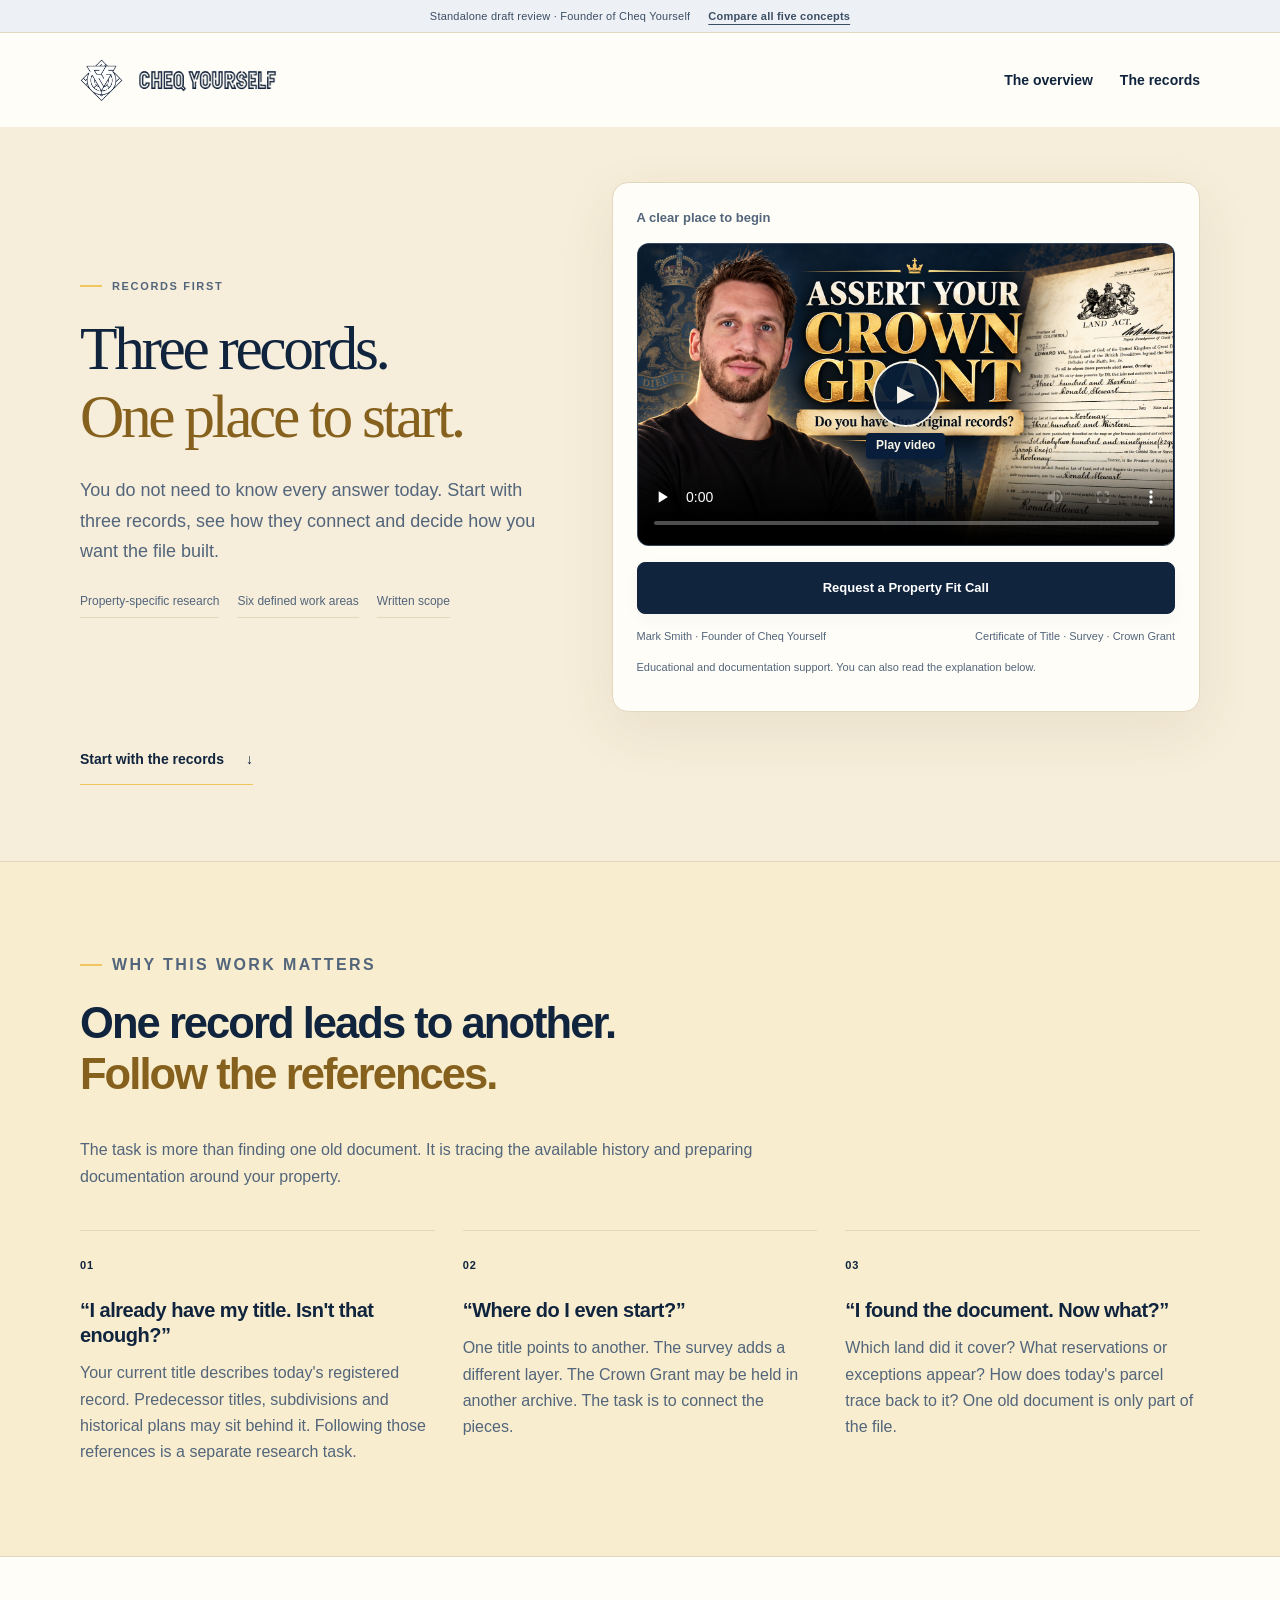
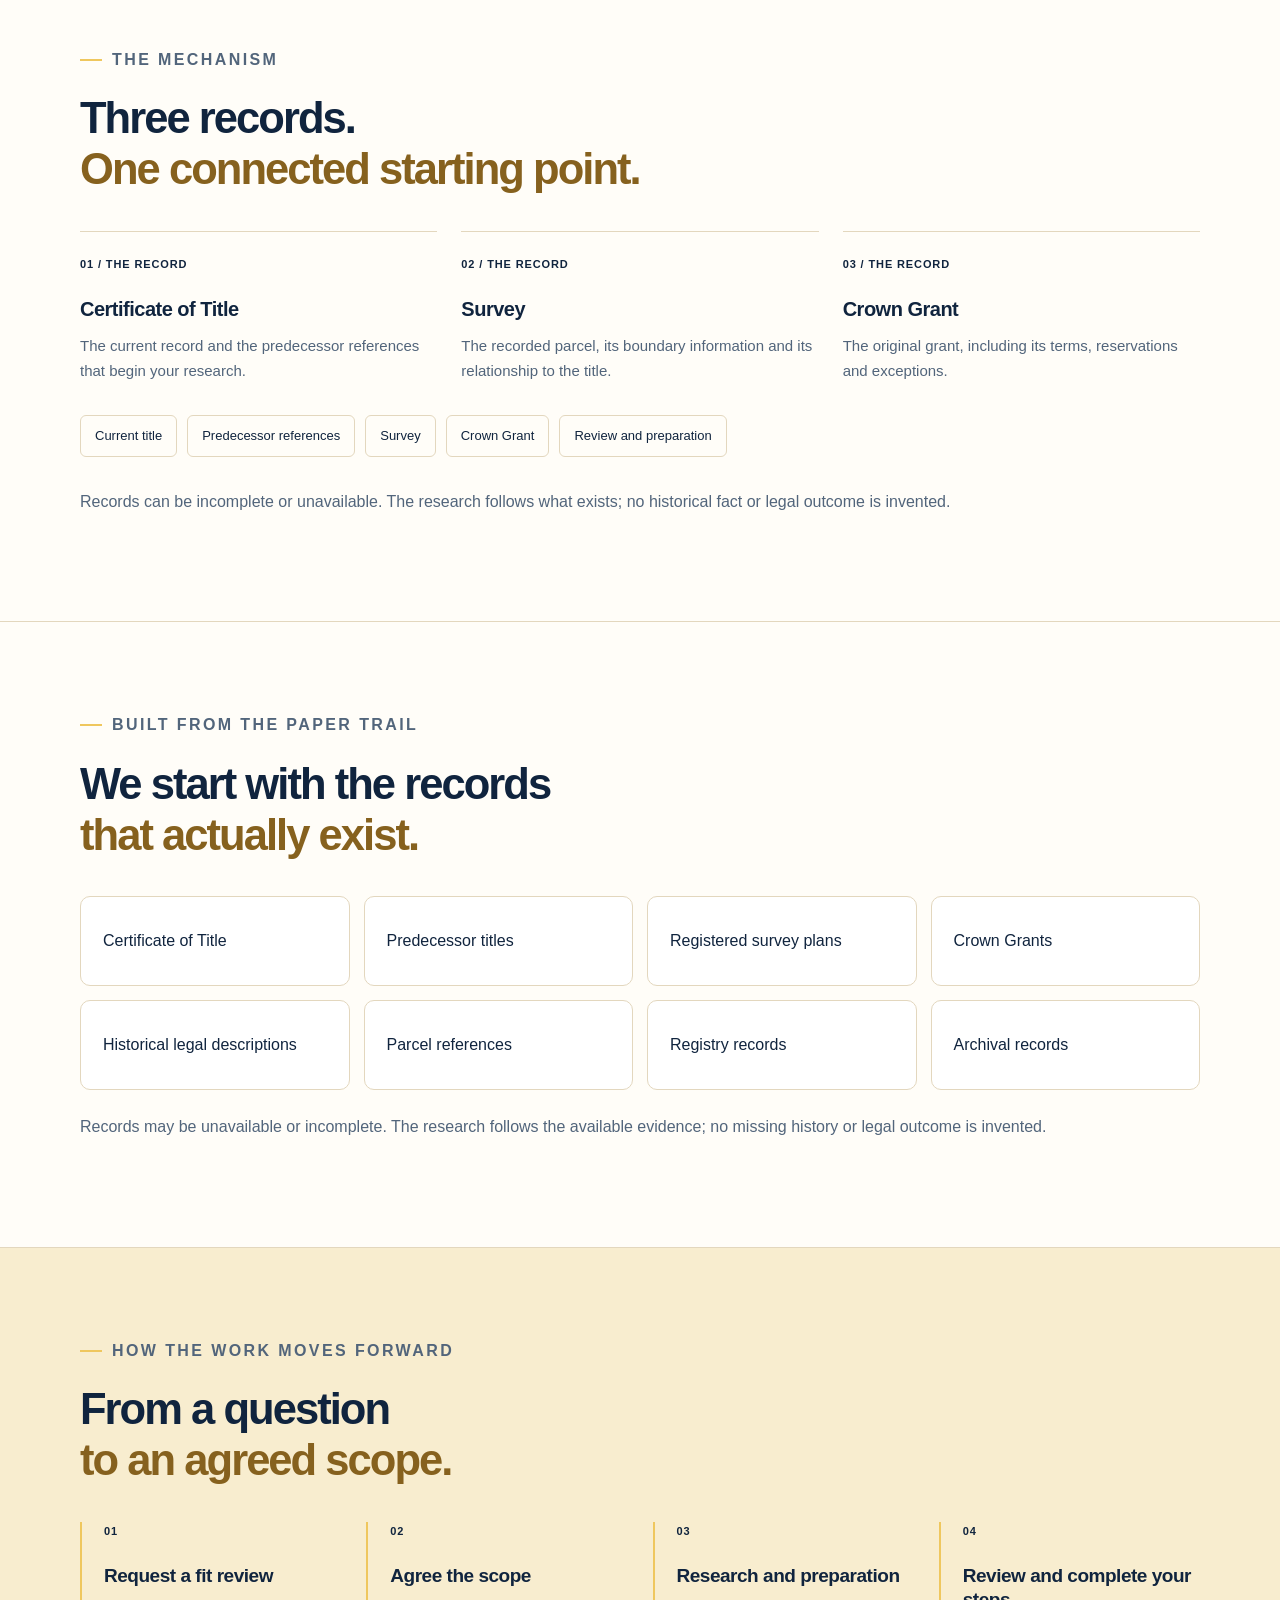
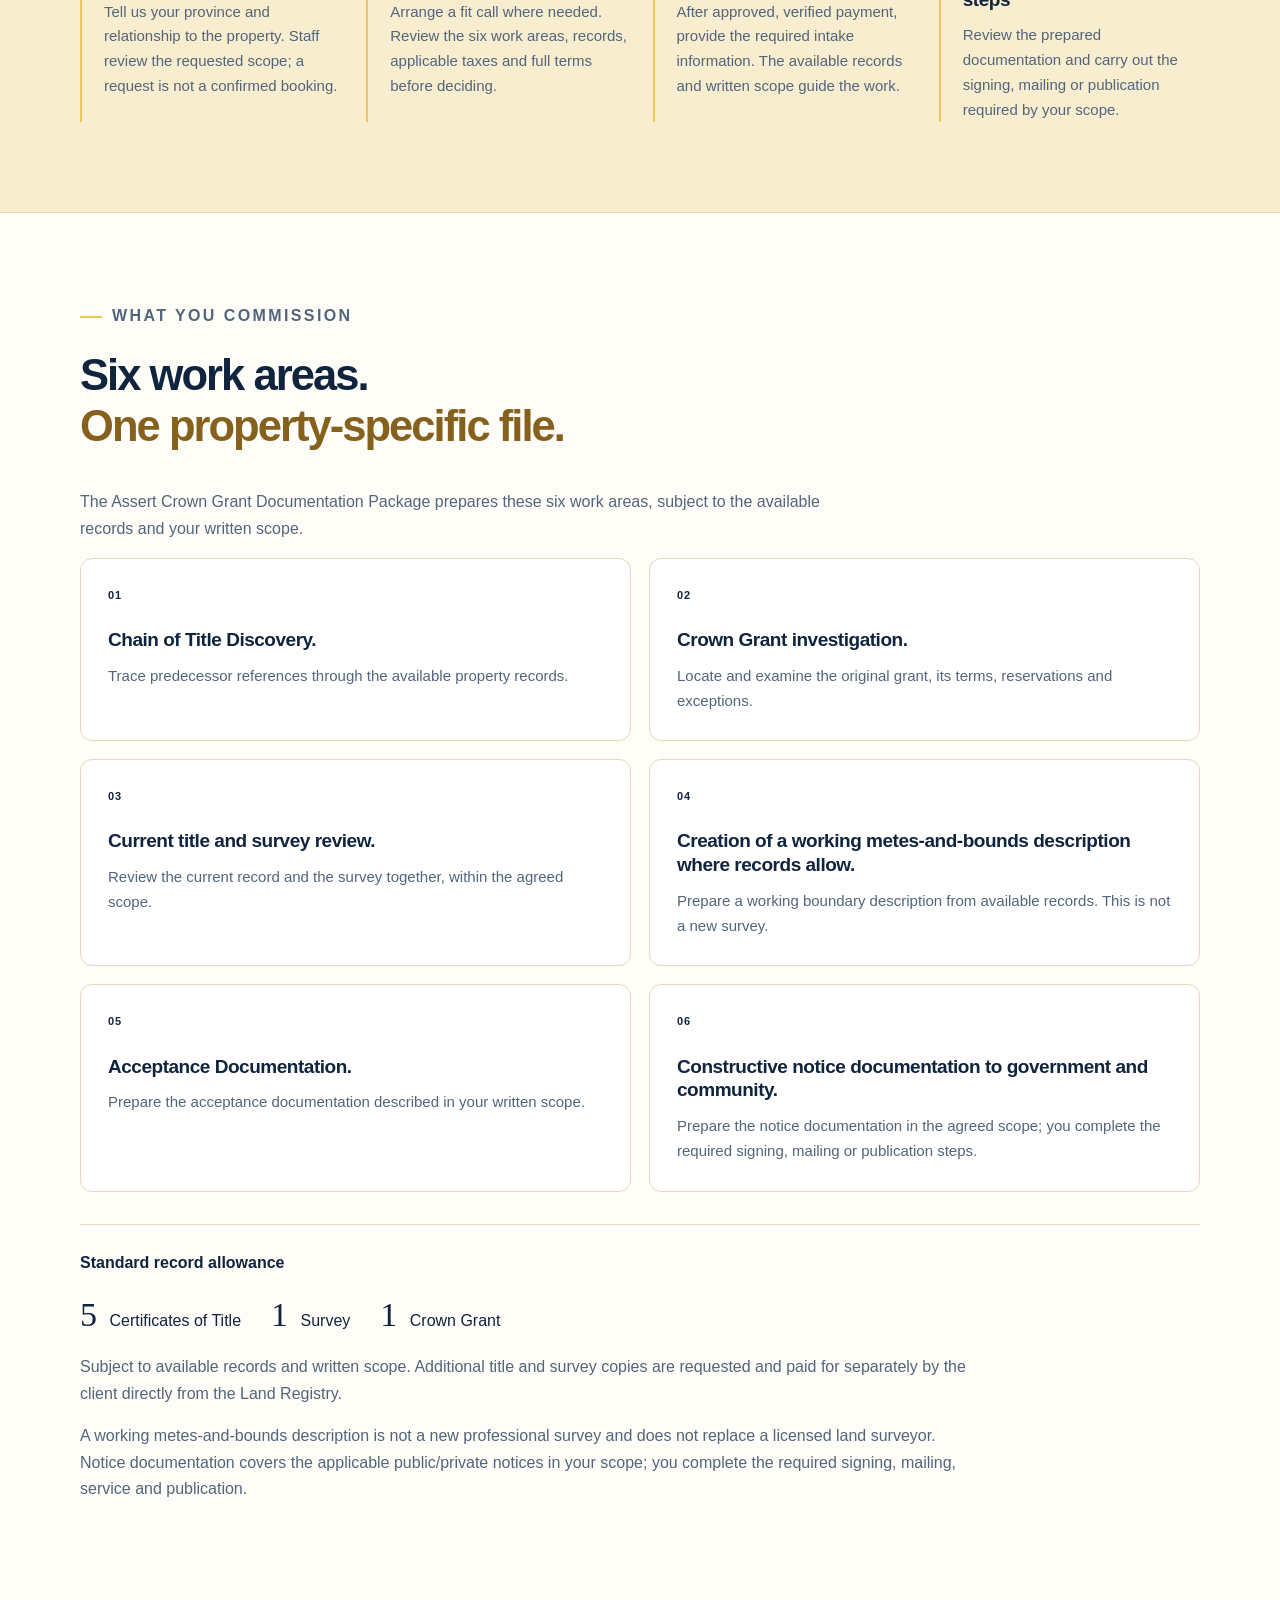
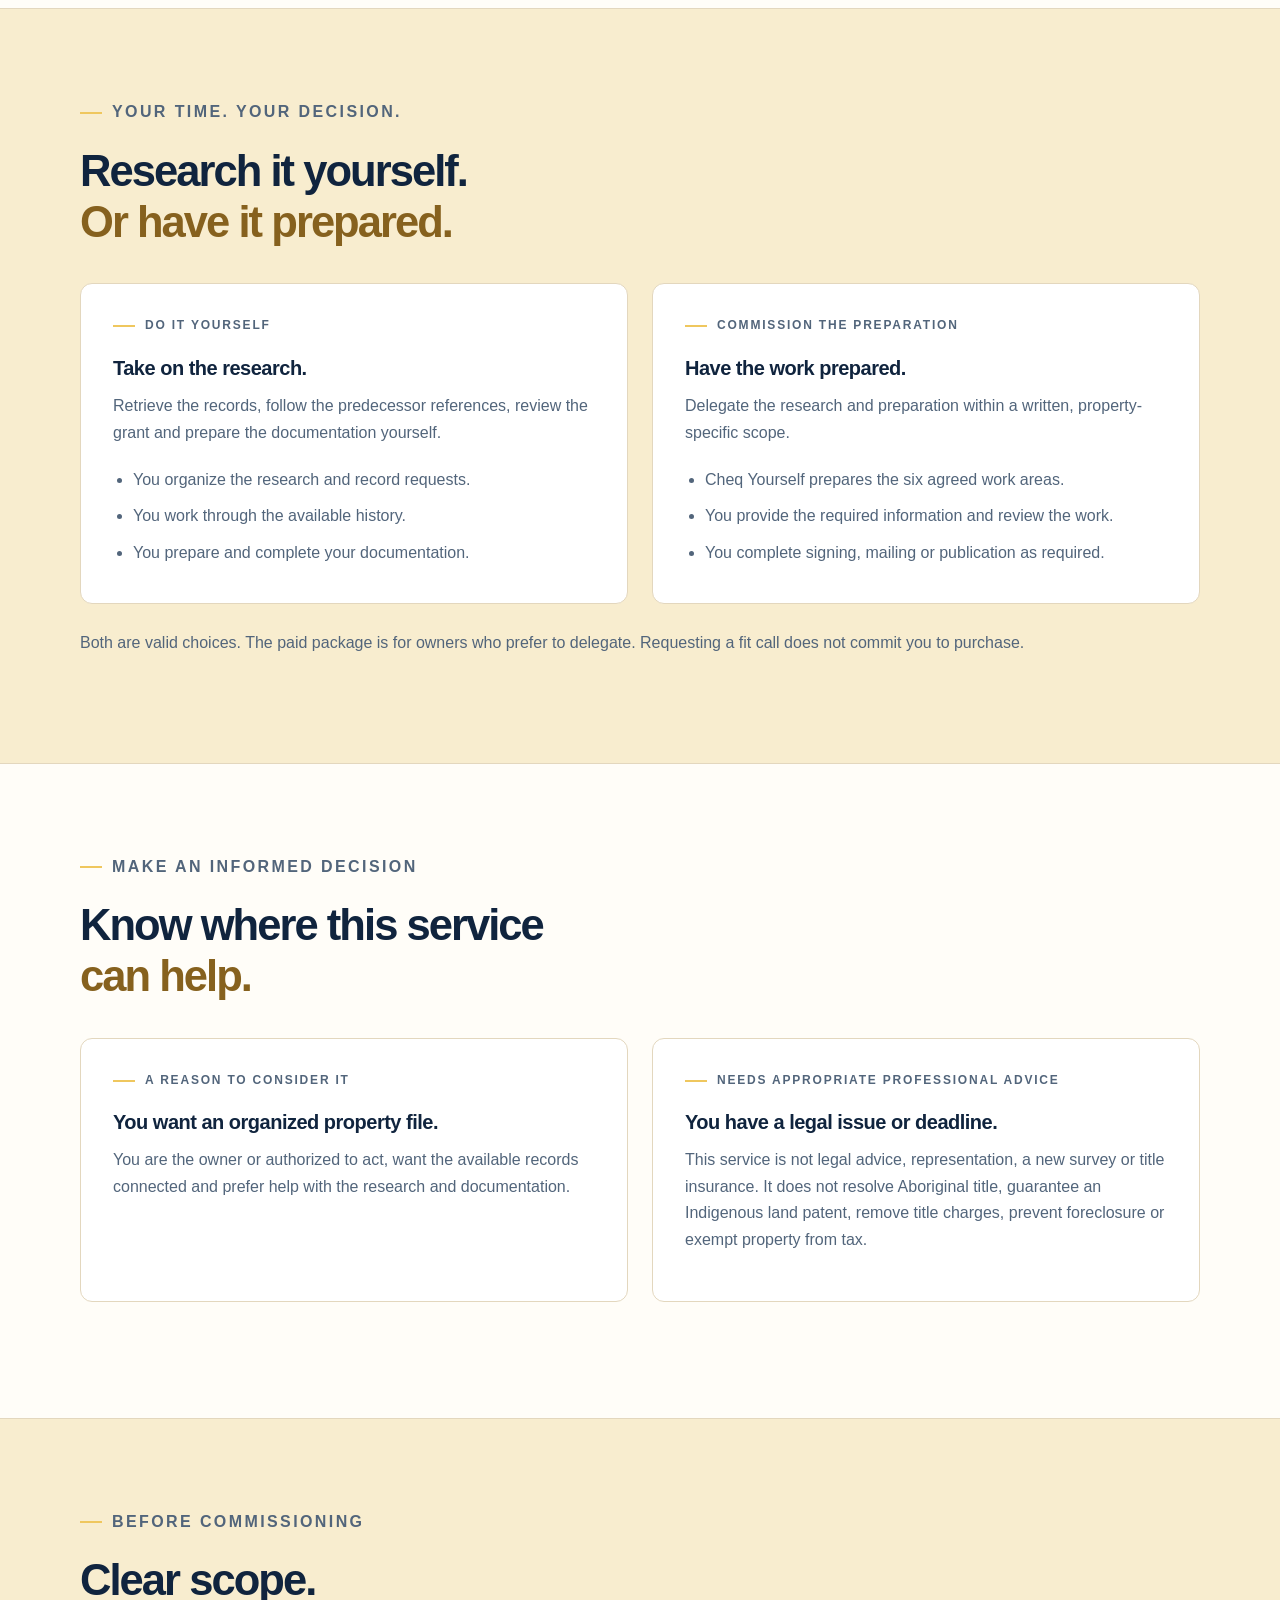
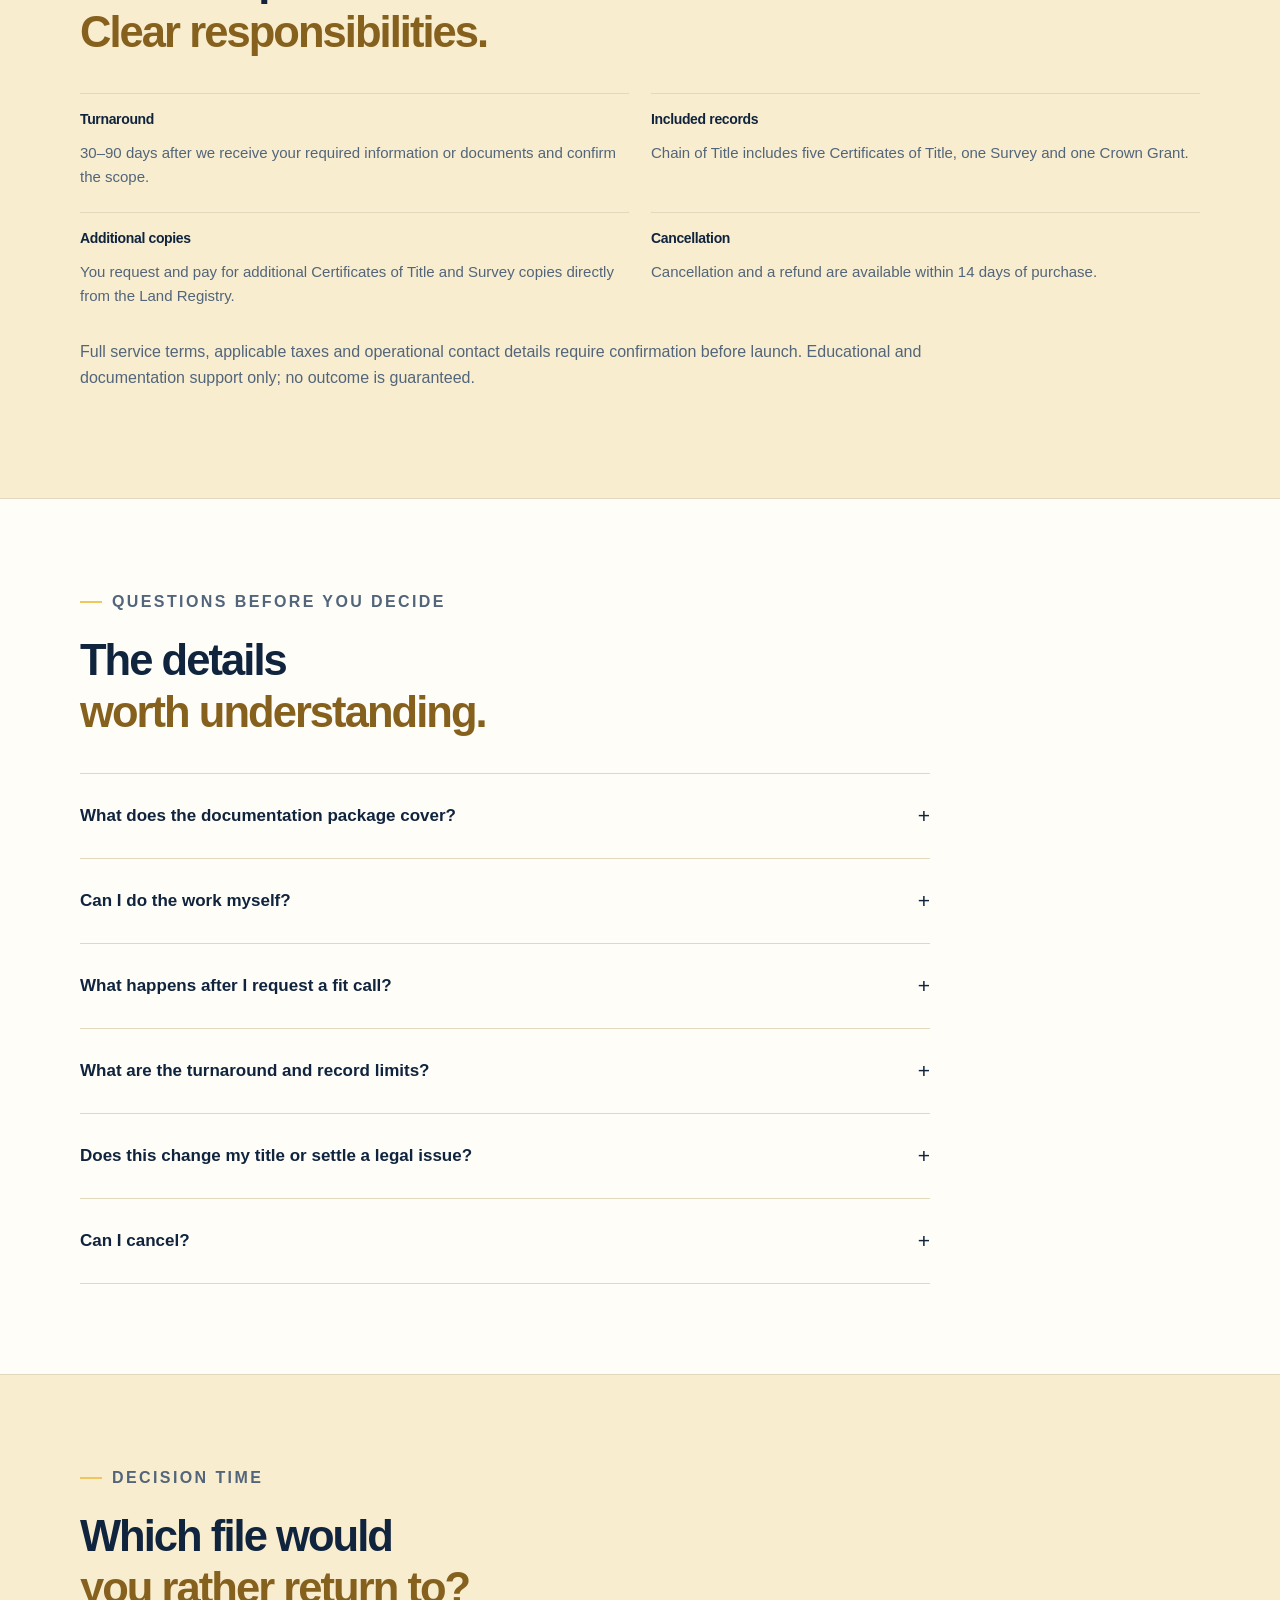
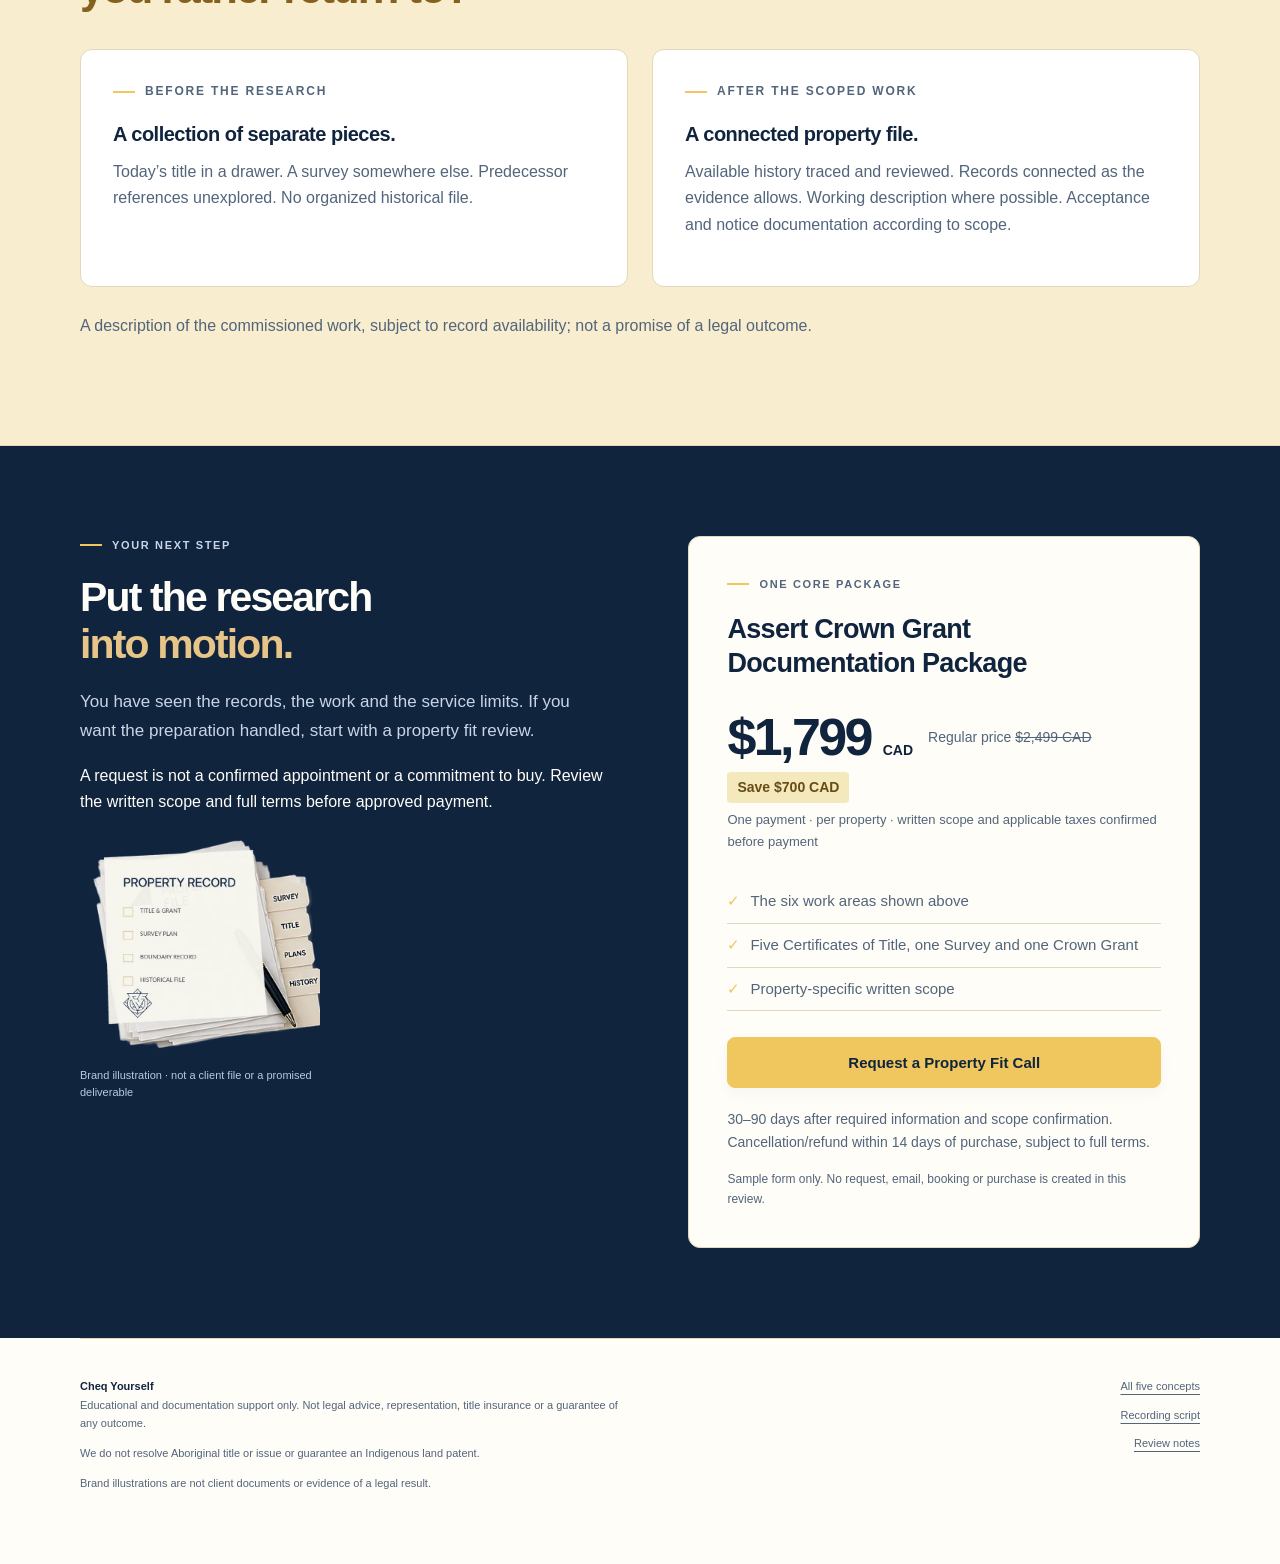
<file: squeeze/index.html>
<!doctype html>
<html lang="en-CA"><head><meta charset="utf-8"><meta name="viewport" content="width=device-width,initial-scale=1"><meta name="robots" content="noindex,nofollow"><meta name="referrer" content="no-referrer"><meta http-equiv="Content-Security-Policy" content="default-src 'self'; script-src 'self'; style-src 'self' 'unsafe-inline'; img-src 'self'; media-src 'self' https://constitutionalmoney.github.io; connect-src 'none'; frame-src 'none'; object-src 'none'; base-uri 'none'; form-action 'none'"><meta name="description" content="Trace the records behind your Canadian property and explore the Assert Crown Grant Documentation Package with Cheq Yourself. Watch the overview, understand the work and decide your next step."><meta property="og:title" content="The Records First | Cheq Yourself"><meta property="og:description" content="Trace the records behind your Canadian property and explore the Assert Crown Grant Documentation Package with Cheq Yourself. Watch the overview, understand the work and decide your next step."><title>The Records First · Cheq Yourself preview</title><link rel="icon" href="../assets/brand-square.webp"><link rel="stylesheet" href="../assets/site.css"><script src="../assets/site.js" defer></script></head><body class="squeeze"><a class="skip" href="#main">Skip to content</a><div class="preview-bar"><span>Standalone draft review · Founder of Cheq Yourself</span><a href="../index.html">Compare all five concepts</a></div><header class="header container"><a class="brand" href="../index.html" aria-label="Cheq Yourself concept review"><img class="mark" src="../assets/cheq-yourself-logo.webp" alt="" width="43" height="44"><img class="wordmark" src="../assets/cheq-yourself-wordmark.webp" alt="Cheq Yourself" width="147" height="33"></a><nav aria-label="Page navigation"><a href="#vsl">The overview</a><a href="#written-overview">The records</a></nav></header><main id="main"><section class="funnel-hero-wrap"><div class="funnel-hero container hero-split"><div class="funnel-hero-copy"><p class="eyebrow">Records first</p><h1>Three records.<br><em>One place to start.</em></h1><p class="lead">You do not need to know every answer today. Start with three records, see how they connect and decide how you want the file built.</p><div class="hero-points"><span>Property-specific research</span><span>Six defined work areas</span><span>Written scope</span></div></div><div class="funnel-hero-player" id="vsl"><p class="player-kicker">A clear place to begin</p><div class="video-frame"><video class="vsl-video" controls playsinline preload="none" poster="../assets/vsl-video-thumbnail.png" width="1920" height="1080" aria-label="Assert Crown Grant Documentation Package — Mark Smith"><source src="https://constitutionalmoney.github.io/cheqyourself-vsl-review/assets/assert-crown-grant-v3-review.mp4" type="video/mp4"><p>Your browser does not support this video. <a href="https://constitutionalmoney.github.io/cheqyourself-vsl-review/assets/assert-crown-grant-v3-review.mp4">Open the video</a>.</p></video><button type="button" class="thumbnail-play" data-play-video aria-label="Play Assert Crown Grant video"><span aria-hidden="true">▶</span><span class="play-label">Play video</span></button></div><a class="btn video-fit-jump" href="#offer-price" data-offer-jump>Request a Property Fit Call</a><div class="video-caption"><span>Mark Smith · Founder of Cheq Yourself</span><span>Certificate of Title · Survey · Crown Grant</span></div><p class="video-status small" role="status" data-video-status hidden>The video could not load. Try the play button again or <a href="https://constitutionalmoney.github.io/cheqyourself-vsl-review/assets/assert-crown-grant-v3-review.mp4">open the video directly</a>.</p><p class="micro">Educational and documentation support. You can also read the explanation below.</p></div><div class="hero-onward"><a class="story-link" href="#written-overview">Start with the records <span aria-hidden="true">↓</span></a></div></div></section><section class="section funnel-section funnel-tint" id="written-overview"><div class="container"><div class="funnel-heading"><p class="eyebrow">Why this work matters</p><h2>One record leads to another.<br><em>Follow the references.</em></h2></div><p class="lead">The task is more than finding one old document. It is tracing the available history and preparing documentation around your property.</p><div class="funnel-benefits"><article><span class="number">01</span><h3>“I already have my title. Isn't that enough?”</h3><p>Your current title describes today's registered record. Predecessor titles, subdivisions and historical plans may sit behind it. Following those references is a separate research task.</p></article><article><span class="number">02</span><h3>“Where do I even start?”</h3><p>One title points to another. The survey adds a different layer. The Crown Grant may be held in another archive. The task is to connect the pieces.</p></article><article><span class="number">03</span><h3>“I found the document. Now what?”</h3><p>Which land did it cover? What reservations or exceptions appear? How does today's parcel trace back to it? One old document is only part of the file.</p></article></div></div></section><section class="section funnel-section " id="records"><div class="container"><div class="funnel-heading"><p class="eyebrow">The mechanism</p><h2>Three records.<br><em>One connected starting point.</em></h2></div><div class="records"><article class="record"><span class="number">01 / THE RECORD</span><h3>Certificate of Title</h3><p>The current record and the predecessor references that begin your research.</p></article><article class="record"><span class="number">02 / THE RECORD</span><h3>Survey</h3><p>The recorded parcel, its boundary information and its relationship to the title.</p></article><article class="record"><span class="number">03 / THE RECORD</span><h3>Crown Grant</h3><p>The original grant, including its terms, reservations and exceptions.</p></article></div><ol class="funnel-record-path"><li>Current title</li><li>Predecessor references</li><li>Survey</li><li>Crown Grant</li><li>Review and preparation</li></ol><p class="small">Records can be incomplete or unavailable. The research follows what exists; no historical fact or legal outcome is invented.</p></div></section><section class="section funnel-section " id="record-sources"><div class="container"><div class="funnel-heading"><p class="eyebrow">Built from the paper trail</p><h2>We start with the records<br><em>that actually exist.</em></h2></div><div class="record-chips"><span>Certificate of Title</span><span>Predecessor titles</span><span>Registered survey plans</span><span>Crown Grants</span><span>Historical legal descriptions</span><span>Parcel references</span><span>Registry records</span><span>Archival records</span></div><p class="small">Records may be unavailable or incomplete. The research follows the available evidence; no missing history or legal outcome is invented.</p></div></section><section class="section funnel-section funnel-tint" id="process"><div class="container"><div class="funnel-heading"><p class="eyebrow">How the work moves forward</p><h2>From a question<br><em>to an agreed scope.</em></h2></div><div class="funnel-process"><article><span class="number">01</span><h3>Request a fit review</h3><p>Tell us your province and relationship to the property. Staff review the requested scope; a request is not a confirmed booking.</p></article><article><span class="number">02</span><h3>Agree the scope</h3><p>Arrange a fit call where needed. Review the six work areas, records, applicable taxes and full terms before deciding.</p></article><article><span class="number">03</span><h3>Research and preparation</h3><p>After approved, verified payment, provide the required intake information. The available records and written scope guide the work.</p></article><article><span class="number">04</span><h3>Review and complete your steps</h3><p>Review the prepared documentation and carry out the signing, mailing or publication required by your scope.</p></article></div></div></section><section class="section funnel-section " id="package"><div class="container"><div class="funnel-heading"><p class="eyebrow">What you commission</p><h2>Six work areas.<br><em>One property-specific file.</em></h2></div><p class="lead">The Assert Crown Grant Documentation Package prepares these six work areas, subject to the available records and your written scope.</p><div class="scope-grid"><article class="scope-card"><span class="number">01</span><h3>Chain of Title Discovery.</h3><p>Trace predecessor references through the available property records.</p></article><article class="scope-card"><span class="number">02</span><h3>Crown Grant investigation.</h3><p>Locate and examine the original grant, its terms, reservations and exceptions.</p></article><article class="scope-card"><span class="number">03</span><h3>Current title and survey review.</h3><p>Review the current record and the survey together, within the agreed scope.</p></article><article class="scope-card"><span class="number">04</span><h3>Creation of a working metes-and-bounds description where records allow.</h3><p>Prepare a working boundary description from available records. This is not a new survey.</p></article><article class="scope-card"><span class="number">05</span><h3>Acceptance Documentation.</h3><p>Prepare the acceptance documentation described in your written scope.</p></article><article class="scope-card"><span class="number">06</span><h3>Constructive notice documentation to government and community.</h3><p>Prepare the notice documentation in the agreed scope; you complete the required signing, mailing or publication steps.</p></article></div><div class="archive-allowance"><strong>Standard record allowance</strong><div><span><b>5</b> Certificates of Title</span><span><b>1</b> Survey</span><span><b>1</b> Crown Grant</span></div><p>Subject to available records and written scope. Additional title and survey copies are requested and paid for separately by the client directly from the Land Registry.</p><p>A working metes-and-bounds description is not a new professional survey and does not replace a licensed land surveyor. Notice documentation covers the applicable public/private notices in your scope; you complete the required signing, mailing, service and publication.</p></div></div></section><section class="section funnel-section funnel-tint" id="your-choice"><div class="container"><div class="funnel-heading"><p class="eyebrow">Your time. Your decision.</p><h2>Research it yourself.<br><em>Or have it prepared.</em></h2></div><div class="funnel-choice"><article><p class="eyebrow">Do it yourself</p><h3>Take on the research.</h3><p>Retrieve the records, follow the predecessor references, review the grant and prepare the documentation yourself.</p><ul><li>You organize the research and record requests.</li><li>You work through the available history.</li><li>You prepare and complete your documentation.</li></ul></article><article><p class="eyebrow">Commission the preparation</p><h3>Have the work prepared.</h3><p>Delegate the research and preparation within a written, property-specific scope.</p><ul><li>Cheq Yourself prepares the six agreed work areas.</li><li>You provide the required information and review the work.</li><li>You complete signing, mailing or publication as required.</li></ul></article></div><p class="small">Both are valid choices. The paid package is for owners who prefer to delegate. Requesting a fit call does not commit you to purchase.</p></div></section><section class="section funnel-section " id="fit"><div class="container"><div class="funnel-heading"><p class="eyebrow">Make an informed decision</p><h2>Know where this service<br><em>can help.</em></h2></div><div class="funnel-choice"><article><p class="eyebrow">A reason to consider it</p><h3>You want an organized property file.</h3><p>You are the owner or authorized to act, want the available records connected and prefer help with the research and documentation.</p></article><article><p class="eyebrow">Needs appropriate professional advice</p><h3>You have a legal issue or deadline.</h3><p>This service is not legal advice, representation, a new survey or title insurance. It does not resolve Aboriginal title, guarantee an Indigenous land patent, remove title charges, prevent foreclosure or exempt property from tax.</p></article></div></div></section><section class="section funnel-section funnel-tint" id="service-policy"><div class="container"><div class="funnel-heading"><p class="eyebrow">Before commissioning</p><h2>Clear scope.<br><em>Clear responsibilities.</em></h2></div><div class="policy-grid"><article class="policy-item"><h3>Turnaround</h3><p>30–90 days after we receive your required information or documents and confirm the scope.</p></article><article class="policy-item"><h3>Included records</h3><p>Chain of Title includes five Certificates of Title, one Survey and one Crown Grant.</p></article><article class="policy-item"><h3>Additional copies</h3><p>You request and pay for additional Certificates of Title and Survey copies directly from the Land Registry.</p></article><article class="policy-item"><h3>Cancellation</h3><p>Cancellation and a refund are available within 14 days of purchase.</p></article></div><p class="small policy-note">Full service terms, applicable taxes and operational contact details require confirmation before launch. Educational and documentation support only; no outcome is guaranteed.</p></div></section><section class="section funnel-section " id="questions"><div class="container"><div class="funnel-heading"><p class="eyebrow">Questions before you decide</p><h2>The details<br><em>worth understanding.</em></h2></div><div class="faq"><details><summary>What does the documentation package cover?</summary><p>The six work areas listed on this page, for one property. Your written scope must confirm applicable taxes, record availability, any third-party costs and full service terms before payment.</p></details><details><summary>Can I do the work myself?</summary><p>Yes. You can retrieve and review the records yourself. The paid service is for owners who prefer to delegate the research and preparation. Requesting a fit call does not commit you to purchase.</p></details><details><summary>What happens after I request a fit call?</summary><p>The first step is a scope review. A call request is not a confirmed appointment. After an appointment is agreed, a calendar invitation can be provided for Microsoft Outlook, Google Calendar or Apple Calendar. This separate design preview does not send requests or book appointments.</p></details><details><summary>What are the turnaround and record limits?</summary><p>Turnaround is 30–90 days after required information or documents are received and scope is confirmed. Chain of Title includes five Certificates of Title, one Survey and one Crown Grant. You request and pay for any additional title and survey copies directly from the Land Registry.</p></details><details><summary>Does this change my title or settle a legal issue?</summary><p>No legal outcome is promised. This is educational and documentation support, not legal advice, representation, surveying or title insurance. It does not resolve Aboriginal title, guarantee an Indigenous land patent, remove charges, prevent foreclosure or exempt property from tax. Seek appropriate professional advice for legal questions or deadlines.</p></details><details><summary>Can I cancel?</summary><p>Cancellation and a refund are available within 14 days of purchase. Review the full service terms and the written scope before paying. The published terms and operational contact details must be verified before launch.</p></details></div></div></section><section class="section funnel-section funnel-tint" id="before-after"><div class="container"><div class="funnel-heading"><p class="eyebrow">Decision time</p><h2>Which file would<br><em>you rather return to?</em></h2></div><div class="funnel-choice archive-columns"><article><p class="eyebrow">Before the research</p><h3>A collection of separate pieces.</h3><p>Today’s title in a drawer. A survey somewhere else. Predecessor references unexplored. No organized historical file.</p></article><article><p class="eyebrow">After the scoped work</p><h3>A connected property file.</h3><p>Available history traced and reviewed. Records connected as the evidence allows. Working description where possible. Acceptance and notice documentation according to scope.</p></article></div><p class="small">A description of the commissioned work, subject to record availability; not a promise of a legal outcome.</p></div></section><section class="section funnel-offer" id="offer" data-offer-section><div class="container offer-layout"><div><p class="eyebrow">Your next step</p><h2>Put the research<br><em>into motion.</em></h2><p class="lead">You have seen the records, the work and the service limits. If you want the preparation handled, start with a property fit review.</p><p>A request is not a confirmed appointment or a commitment to buy. Review the written scope and full terms before approved payment.</p><figure class="offer-art"><img src="../assets/property-record-dossier.webp" width="800" height="800" alt="Cheq Yourself illustration of an organized property-record dossier" loading="lazy"><figcaption>Brand illustration · not a client file or a promised deliverable</figcaption></figure></div><aside class="offer-card" id="offer-price" tabindex="-1"><p class="eyebrow">One core package</p><h3>Assert Crown Grant Documentation Package</h3><div class="price"><span class="now">$1,799 <small>CAD</small></span><span class="was">Regular price <s>$2,499 CAD</s></span><span class="save">Save $700 CAD</span><span class="unit">One payment · per property · written scope and applicable taxes confirmed before payment</span></div><ul class="offer-summary"><li>The six work areas shown above</li><li>Five Certificates of Title, one Survey and one Crown Grant</li><li>Property-specific written scope</li></ul><button type="button" class="btn" data-fit>Request a Property Fit Call</button><p class="small">30–90 days after required information and scope confirmation. Cancellation/refund within 14 days of purchase, subject to full terms.</p><p class="micro">Sample form only. No request, email, booking or purchase is created in this review.</p></aside></div></section></main><footer class="footer container"><div><strong>Cheq Yourself</strong><p>Educational and documentation support only. Not legal advice, representation, title insurance or a guarantee of any outcome.</p><p>We do not resolve Aboriginal title or issue or guarantee an Indigenous land patent.</p><p>Brand illustrations are not client documents or evidence of a legal result.</p></div><div class="footer-links"><a href="../index.html">All five concepts</a><a href="../script.html">Recording script</a><a href="../README.md">Review notes</a></div></footer><dialog class="dialog" id="fit-dialog" aria-labelledby="fit-title"><button type="button" class="dialog-close" data-close aria-label="Close fit check">×</button><p class="eyebrow">Fit-call form preview</p><h2 id="fit-title">Start with a fit check.</h2>
<form data-preview-form="fit" action="#preview"><p class="small">Use sample details to try this form. No request is sent, no appointment is booked and no details are saved.</p>
<label class="field" for="fit-name">First name<input id="fit-name" type="text" maxlength="80" required autocomplete="off"></label>
<label class="field" for="fit-email">Email<input id="fit-email" type="email" maxlength="254" required autocomplete="off"></label>
<label class="field" for="fit-province">Province or territory<select id="fit-province" required><option value="">Select province or territory</option><option>British Columbia</option><option>Alberta</option><option>Saskatchewan</option><option>Manitoba</option><option>Ontario</option><option>Quebec</option><option>New Brunswick</option><option>Nova Scotia</option><option>Prince Edward Island</option><option>Newfoundland and Labrador</option><option>Yukon</option><option>Northwest Territories</option><option>Nunavut</option></select></label>
<label class="field" for="fit-property-type">Type of Property<select id="fit-property-type" required><option value="">Select type of property</option><option>Single-Family Home</option><option>Apartment</option><option>Condo</option><option>Townhouse</option><option>Multi-Family Home (duplex/triplex/fourplex)</option><option>Co-op (Communal Land)</option><option>Manufactured / Mobile Home</option><option>Raw Land</option><option>Farmland/Ranch/Acreage</option></select></label>
<label class="field" for="fit-authority">Your relationship to the property<select id="fit-authority" required><option value="">Select an option</option><option>I am the owner</option><option>I am authorized to act for the owner</option><option>I need to clarify my authority</option></select></label>
<p class="micro">Availability and authority need scope review. Do not enter a street address, title number, legal description or private documents here.</p>
<label class="check" for="fit-consent"><input id="fit-consent" type="checkbox"><span>Optional: send me follow-up about this documentation service. I can unsubscribe at any time. This is separate from arranging a fit call.</span></label>
<button type="button" class="btn" data-preview-submit>Preview the next step</button><p class="micro">Preview only. Marketing consent is unchecked and no subscription is created.</p></form>
<div data-fit-result class="fit-result" tabindex="-1" hidden><h3>No request has been sent.</h3><p>This is the proposed next step. In a connected funnel, staff would review your scope and arrange a fit call where needed.</p><ol><li>Request received and scope reviewed.</li><li>Appointment agreed and confirmed.</li><li>Calendar invitation for Outlook, Google or Apple Calendar.</li><li>Written scope and terms agreed; approved payment.</li></ol><p>A page visit, form preview or calendar link does not establish a booking or purchase.</p><button type="button" class="btn secondary" data-close>Return to the page</button></div></dialog></body></html>
</file>
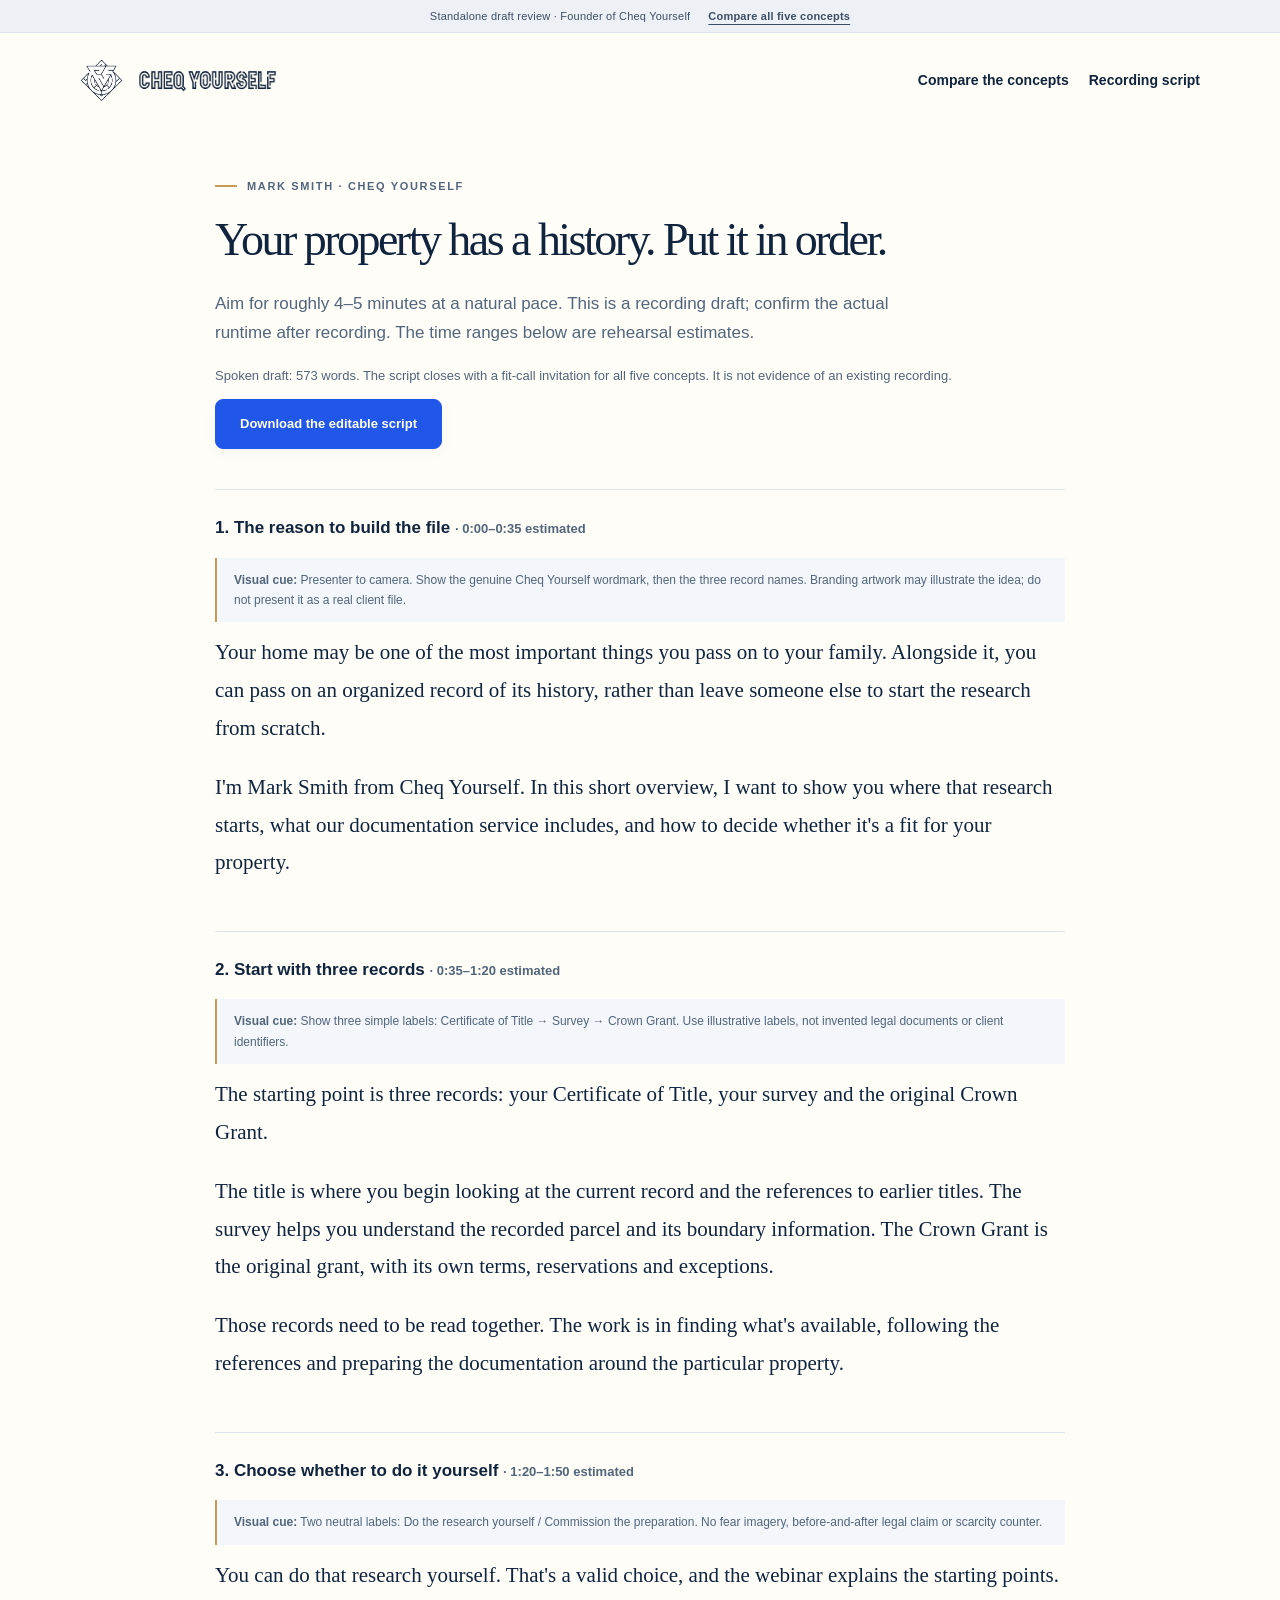
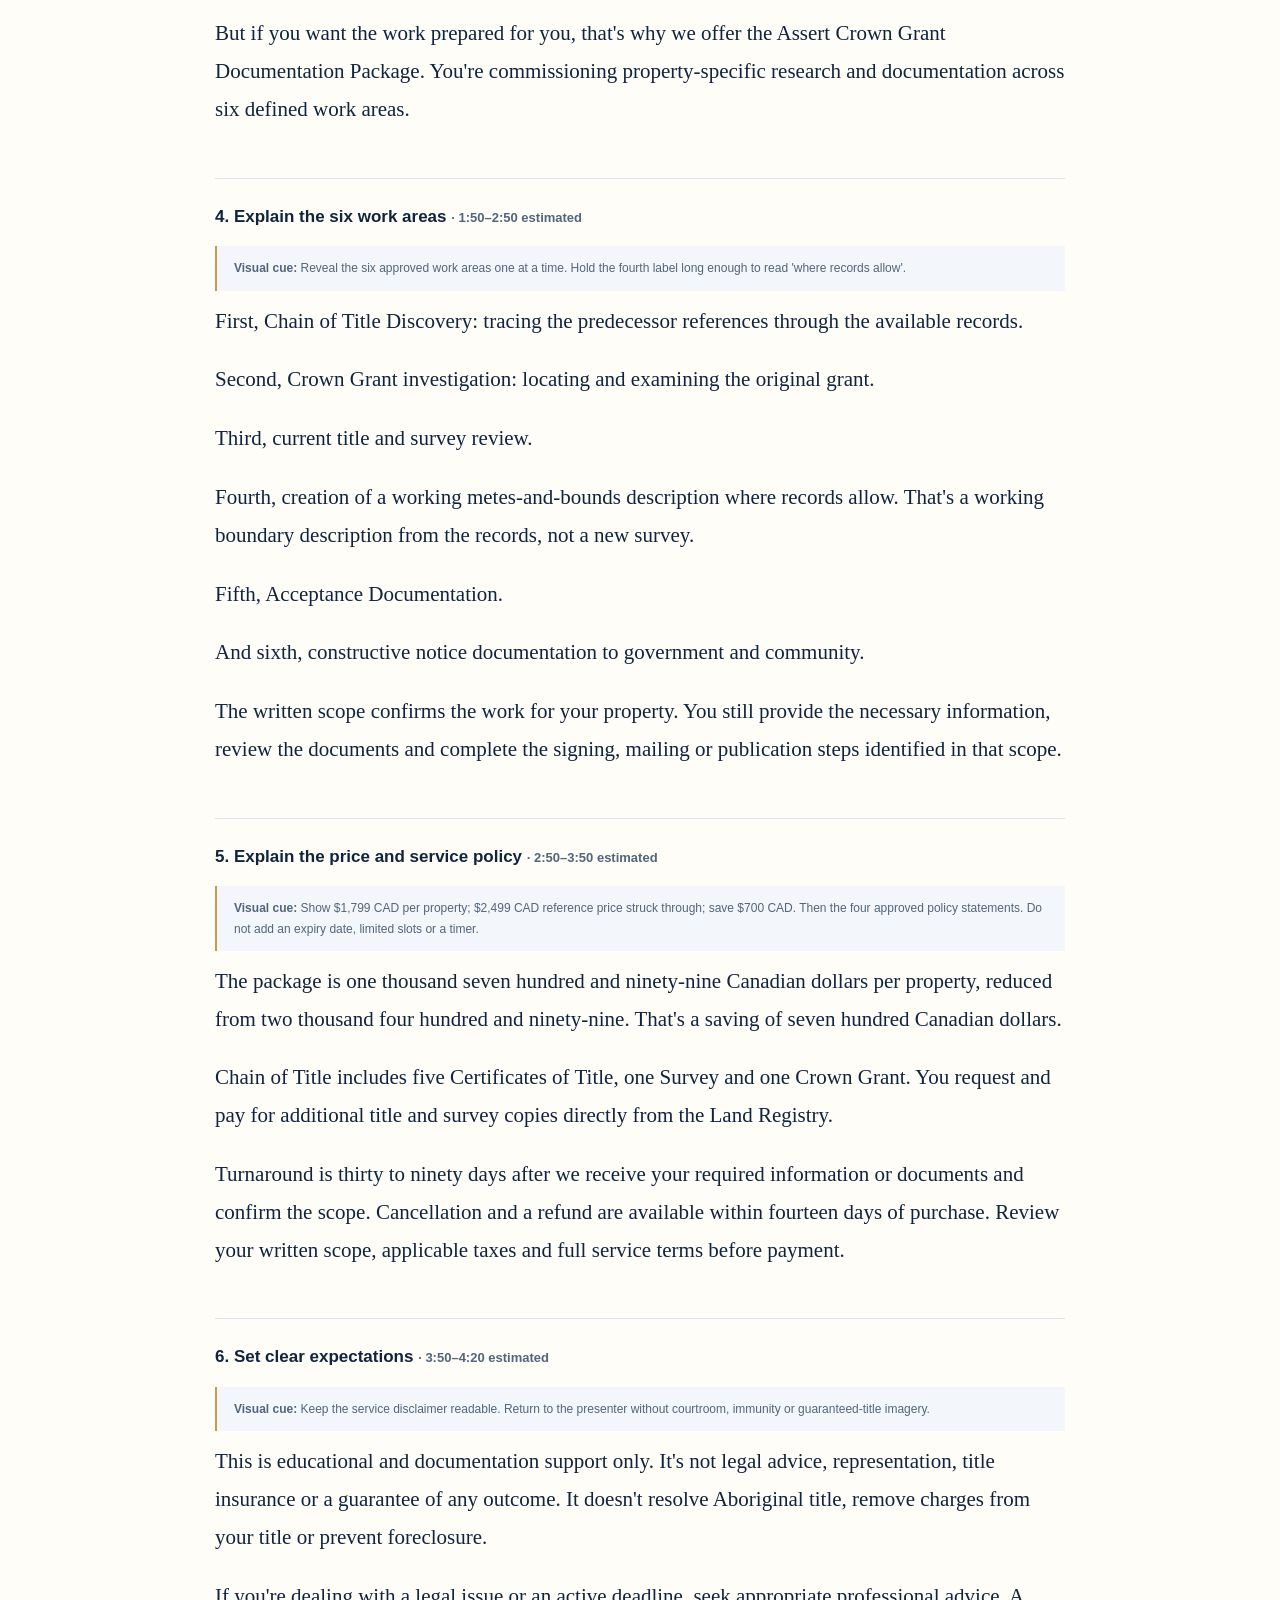
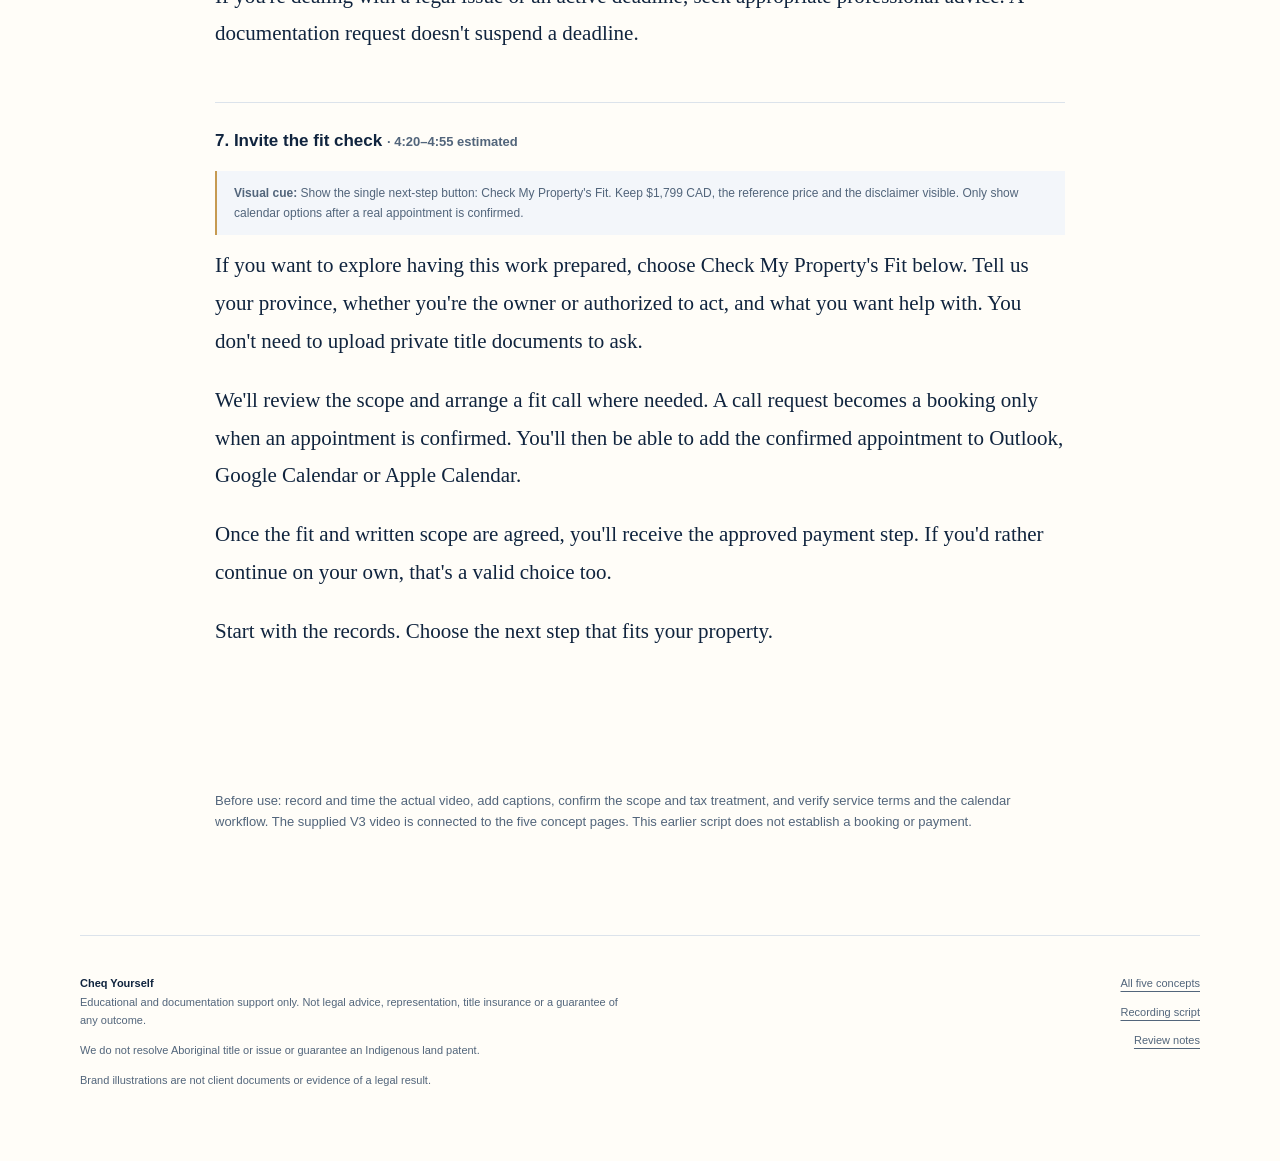
<file: script.html>
<!doctype html>
<html lang="en-CA"><head><meta charset="utf-8"><meta name="viewport" content="width=device-width,initial-scale=1"><meta name="robots" content="noindex,nofollow"><meta name="referrer" content="no-referrer"><meta http-equiv="Content-Security-Policy" content="default-src 'self'; script-src 'self'; style-src 'self' 'unsafe-inline'; img-src 'self'; media-src 'self' https://constitutionalmoney.github.io; connect-src 'none'; frame-src 'none'; object-src 'none'; base-uri 'none'; form-action 'none'"><meta name="description" content="Trace the records behind your Canadian property and explore the Assert Crown Grant Documentation Package with Cheq Yourself. Watch the overview, understand the work and decide your next step."><meta property="og:title" content="Recording script | Cheq Yourself"><meta property="og:description" content="Trace the records behind your Canadian property and explore the Assert Crown Grant Documentation Package with Cheq Yourself. Watch the overview, understand the work and decide your next step."><title>Recording script · Cheq Yourself preview</title><link rel="icon" href="assets/brand-square.webp"><link rel="stylesheet" href="assets/site.css"><script src="assets/site.js" defer></script></head><body class="review"><a class="skip" href="#main">Skip to content</a><div class="preview-bar"><span>Standalone draft review · Founder of Cheq Yourself</span><a href="index.html">Compare all five concepts</a></div><header class="header container"><a class="brand" href="index.html" aria-label="Cheq Yourself concept review"><img class="mark" src="assets/cheq-yourself-logo.webp" alt="" width="43" height="44"><img class="wordmark" src="assets/cheq-yourself-wordmark.webp" alt="Cheq Yourself" width="147" height="33"></a><nav aria-label="Page navigation"><a href="index.html#comparison">Compare the concepts</a><a href="script.html">Recording script</a></nav></header><main id="main" class="script-page"><section class="review-hero"><p class="eyebrow">Mark Smith · Cheq Yourself</p><h1>Your property has a history. Put it in order.</h1><p class="lead">Aim for roughly 4–5 minutes at a natural pace. This is a recording draft; confirm the actual runtime after recording. The time ranges below are rehearsal estimates.</p><p class="small">Spoken draft: 573 words. The script closes with a fit-call invitation for all five concepts. It is not evidence of an existing recording.</p><a class="btn" href="vsl-script.md" download>Download the editable script</a></section><section class="script-section"><h2>1. The reason to build the file <span class="small">· 0:00–0:35 estimated</span></h2><p class="cue"><strong>Visual cue:</strong> Presenter to camera. Show the genuine Cheq Yourself wordmark, then the three record names. Branding artwork may illustrate the idea; do not present it as a real client file.</p><p>Your home may be one of the most important things you pass on to your family. Alongside it, you can pass on an organized record of its history, rather than leave someone else to start the research from scratch.</p><p>I&#x27;m Mark Smith from Cheq Yourself. In this short overview, I want to show you where that research starts, what our documentation service includes, and how to decide whether it&#x27;s a fit for your property.</p></section><section class="script-section"><h2>2. Start with three records <span class="small">· 0:35–1:20 estimated</span></h2><p class="cue"><strong>Visual cue:</strong> Show three simple labels: Certificate of Title → Survey → Crown Grant. Use illustrative labels, not invented legal documents or client identifiers.</p><p>The starting point is three records: your Certificate of Title, your survey and the original Crown Grant.</p><p>The title is where you begin looking at the current record and the references to earlier titles. The survey helps you understand the recorded parcel and its boundary information. The Crown Grant is the original grant, with its own terms, reservations and exceptions.</p><p>Those records need to be read together. The work is in finding what&#x27;s available, following the references and preparing the documentation around the particular property.</p></section><section class="script-section"><h2>3. Choose whether to do it yourself <span class="small">· 1:20–1:50 estimated</span></h2><p class="cue"><strong>Visual cue:</strong> Two neutral labels: Do the research yourself / Commission the preparation. No fear imagery, before-and-after legal claim or scarcity counter.</p><p>You can do that research yourself. That&#x27;s a valid choice, and the webinar explains the starting points.</p><p>But if you want the work prepared for you, that&#x27;s why we offer the Assert Crown Grant Documentation Package. You&#x27;re commissioning property-specific research and documentation across six defined work areas.</p></section><section class="script-section"><h2>4. Explain the six work areas <span class="small">· 1:50–2:50 estimated</span></h2><p class="cue"><strong>Visual cue:</strong> Reveal the six approved work areas one at a time. Hold the fourth label long enough to read &#x27;where records allow&#x27;.</p><p>First, Chain of Title Discovery: tracing the predecessor references through the available records.</p><p>Second, Crown Grant investigation: locating and examining the original grant.</p><p>Third, current title and survey review.</p><p>Fourth, creation of a working metes-and-bounds description where records allow. That&#x27;s a working boundary description from the records, not a new survey.</p><p>Fifth, Acceptance Documentation.</p><p>And sixth, constructive notice documentation to government and community.</p><p>The written scope confirms the work for your property. You still provide the necessary information, review the documents and complete the signing, mailing or publication steps identified in that scope.</p></section><section class="script-section"><h2>5. Explain the price and service policy <span class="small">· 2:50–3:50 estimated</span></h2><p class="cue"><strong>Visual cue:</strong> Show $1,799 CAD per property; $2,499 CAD reference price struck through; save $700 CAD. Then the four approved policy statements. Do not add an expiry date, limited slots or a timer.</p><p>The package is one thousand seven hundred and ninety-nine Canadian dollars per property, reduced from two thousand four hundred and ninety-nine. That&#x27;s a saving of seven hundred Canadian dollars.</p><p>Chain of Title includes five Certificates of Title, one Survey and one Crown Grant. You request and pay for additional title and survey copies directly from the Land Registry.</p><p>Turnaround is thirty to ninety days after we receive your required information or documents and confirm the scope. Cancellation and a refund are available within fourteen days of purchase. Review your written scope, applicable taxes and full service terms before payment.</p></section><section class="script-section"><h2>6. Set clear expectations <span class="small">· 3:50–4:20 estimated</span></h2><p class="cue"><strong>Visual cue:</strong> Keep the service disclaimer readable. Return to the presenter without courtroom, immunity or guaranteed-title imagery.</p><p>This is educational and documentation support only. It&#x27;s not legal advice, representation, title insurance or a guarantee of any outcome. It doesn&#x27;t resolve Aboriginal title, remove charges from your title or prevent foreclosure.</p><p>If you&#x27;re dealing with a legal issue or an active deadline, seek appropriate professional advice. A documentation request doesn&#x27;t suspend a deadline.</p></section><section class="script-section"><h2>7. Invite the fit check <span class="small">· 4:20–4:55 estimated</span></h2><p class="cue"><strong>Visual cue:</strong> Show the single next-step button: Check My Property&#x27;s Fit. Keep $1,799 CAD, the reference price and the disclaimer visible. Only show calendar options after a real appointment is confirmed.</p><p>If you want to explore having this work prepared, choose Check My Property&#x27;s Fit below. Tell us your province, whether you&#x27;re the owner or authorized to act, and what you want help with. You don&#x27;t need to upload private title documents to ask.</p><p>We&#x27;ll review the scope and arrange a fit call where needed. A call request becomes a booking only when an appointment is confirmed. You&#x27;ll then be able to add the confirmed appointment to Outlook, Google Calendar or Apple Calendar.</p><p>Once the fit and written scope are agreed, you&#x27;ll receive the approved payment step. If you&#x27;d rather continue on your own, that&#x27;s a valid choice too.</p><p>Start with the records. Choose the next step that fits your property.</p></section><section class="section"><p class="small">Before use: record and time the actual video, add captions, confirm the scope and tax treatment, and verify service terms and the calendar workflow. The supplied V3 video is connected to the five concept pages. This earlier script does not establish a booking or payment.</p></section></main><footer class="footer container"><div><strong>Cheq Yourself</strong><p>Educational and documentation support only. Not legal advice, representation, title insurance or a guarantee of any outcome.</p><p>We do not resolve Aboriginal title or issue or guarantee an Indigenous land patent.</p><p>Brand illustrations are not client documents or evidence of a legal result.</p></div><div class="footer-links"><a href="index.html">All five concepts</a><a href="script.html">Recording script</a><a href="README.md">Review notes</a></div></footer></body></html>
</file>
<file: assets/site.css>
@charset "UTF-8";
:root{--ink:#10243e;--muted:#52657b;--paper:#fffdf8;--canvas:#f3f6fa;--line:#dce3eb;--brand:#c69a51;--accent:#2157e8;--surface:#fff;--radius:18px;font-family:Arial,Helvetica,sans-serif;color:var(--ink);background:var(--paper);font-synthesis:none}
*{box-sizing:border-box}
html{scroll-behavior:auto;scroll-padding-top:30px}
body{margin:0;line-height:1.65}
button,input,select,textarea{font:inherit}
button,a,input,select{touch-action:manipulation}
a{color:inherit;text-underline-offset:4px}
a:hover{text-decoration-thickness:2px}
button{cursor:pointer}
img{max-width:100%;height:auto}
button:focus-visible,a:focus-visible,input:focus-visible,select:focus-visible,summary:focus-visible{outline:3px solid var(--accent);outline-offset:5px}
button:disabled{cursor:default;opacity:.5}
[hidden]{display:none!important}
.skip{position:absolute;top:-100px;left:20px;background:var(--surface);padding:15px;z-index:10}
.skip:focus{top:12px}
.preview-bar{background:#edf0f4;border-bottom:1px solid var(--line);color:#3c4e65;display:flex;justify-content:center;align-items:center;flex-wrap:wrap;gap:8px 18px;font-size:11px;padding:7px 16px;letter-spacing:.02em}
.preview-bar a{font-weight:700}
.container{width:min(1120px,calc(100% - 64px));margin-inline:auto}
.narrow{width:min(780px,calc(100% - 48px));margin-inline:auto}
.header{display:flex;align-items:center;justify-content:space-between;padding-block:25px;gap:24px}
.brand{display:flex;align-items:center;gap:11px;text-decoration:none;flex-shrink:0}
.brand .mark{width:43px;height:44px;object-fit:contain}
.brand .wordmark{width:147px;height:auto}
.header nav{display:flex;gap:27px;align-items:center;font-size:12px;font-weight:700}
.header nav a{text-decoration:none}
.header nav a:hover{text-decoration:underline}
.nav-fit{background:none;border:1px solid var(--line);padding:10px 16px;color:inherit;border-radius:99px;font-size:12px;font-weight:700}
.eyebrow{font-size:11px;letter-spacing:.15em;font-weight:700;text-transform:uppercase;display:flex;align-items:center;gap:10px;margin:0 0 20px;color:var(--muted)}
.eyebrow:before{content:"";width:22px;height:2px;display:block;background:var(--brand)}
h1,h2,h3,p{margin-top:0}
h1{font-size:clamp(38px,4.7vw,67px);font-weight:600;letter-spacing:-.055em;line-height:1.08;margin-bottom:25px;text-wrap:balance}
h1 em{font-style:normal;color:var(--accent)}
h2{font-size:clamp(29px,3.2vw,43px);line-height:1.14;letter-spacing:-.045em;font-weight:600;margin-bottom:20px;text-wrap:balance}
h3{font-size:20px;line-height:1.25;letter-spacing:-.025em;margin-bottom:12px;font-weight:600}
.lead{font-size:17px;line-height:1.7;color:var(--muted);max-width:580px}
.micro{font-size:11px;color:var(--muted);line-height:1.7}
.small{font-size:13px;color:var(--muted)}
.center{text-align:center}
.center .eyebrow{justify-content:center}
.center .lead{margin-inline:auto}
.btn{display:inline-flex;align-items:center;justify-content:center;gap:30px;min-height:50px;padding:14px 24px;background:var(--accent);color:#fff;border:1px solid var(--accent);border-radius:8px;font-size:13px;font-weight:700;line-height:1.4;text-decoration:none;box-shadow:0 5px 14px #142c4d0a;transition:background .15s,transform .15s}
.btn:hover{transform:translateY(-2px);filter:brightness(.92)}
.btn:after{content:"↗";font-size:18px;font-weight:400;line-height:1}
.btn.secondary{background:transparent;color:var(--ink);border-color:var(--line);box-shadow:none}
.btn.gold{background:var(--brand);border-color:var(--brand);color:#10243e}
.actions{display:flex;align-items:center;flex-wrap:wrap;gap:12px;margin-block:28px 15px}
.price{display:flex;align-items:center;flex-wrap:wrap;gap:6px 15px;font-size:12px;color:var(--muted);margin-block:20px}
.price .now{color:var(--ink);font-size:33px;line-height:1.1;font-weight:700;letter-spacing:-.05em}
.price .now small{font-size:13px;letter-spacing:0}
.price .was{font-size:12px;display:block}
.save{display:inline-flex;background:#e9f0fc;color:#1746b1;padding:4px 10px;border-radius:4px;font-weight:700;font-size:11px}
.price .unit{flex-basis:100%;font-size:11px}
.section{padding-block:90px}
.section-head{display:flex;align-items:end;justify-content:space-between;gap:30px;margin-bottom:40px}
.section-head h2{max-width:500px;margin-bottom:0}
.section-head p{max-width:330px;margin-bottom:0;font-size:14px;color:var(--muted)}
.records{display:grid;grid-template-columns:repeat(3,1fr);gap:24px}
.record{border-top:1px solid var(--line);padding-top:23px}
.number{font-size:11px;letter-spacing:.08em;color:var(--accent);font-weight:700;display:block;margin-bottom:24px}
.record p{font-size:14px;color:var(--muted);margin:0}
.scope-grid{display:grid;grid-template-columns:repeat(3,1fr);gap:18px}
.scope-card{padding:27px;background:var(--surface);border:1px solid var(--line);border-radius:var(--radius)}
.scope-card .number{margin-bottom:24px}
.scope-card h3{font-size:17px}
.scope-card p{font-size:13px;color:var(--muted);margin:0}
.steps{display:grid;grid-template-columns:repeat(3,1fr);gap:24px;margin-top:35px}
.step{position:relative;padding:28px;border-left:1px solid var(--line)}
.step p{font-size:14px;color:var(--muted);margin:0}
.step h3{font-size:20px}
.policy-grid{display:grid;grid-template-columns:repeat(2,1fr);gap:22px;margin-top:30px}
.policy-item{border-top:1px solid var(--line);padding-top:17px}
.policy-item h3{font-size:14px}
.policy-item p{font-size:13px;color:var(--muted);margin:0}
.faq{margin-top:30px}
.faq details{border-bottom:1px solid var(--line);padding:20px 0}
.faq summary{font-size:15px;font-weight:700;cursor:pointer;list-style:none;display:flex;justify-content:space-between;gap:24px;align-items:start}
.faq summary::-webkit-details-marker{display:none}
.faq summary:after{content:"+";font-size:21px;line-height:1;font-weight:400;color:var(--accent)}
.faq details[open] summary:after{content:"−"}
.faq details p{font-size:14px;color:var(--muted);margin:17px 45px 0 0}
.closing{padding:70px;border-radius:var(--radius);background:var(--ink);color:#fff;text-align:center}
.closing h2{max-width:690px;margin-inline:auto}
.closing p{color:#d4dce8;max-width:580px;margin-inline:auto}
.closing .eyebrow{color:#d4dce8;justify-content:center}
.closing .price{justify-content:center;color:#d4dce8}
.closing .price .now{color:#fff}
.closing .actions{justify-content:center}
.closing .btn.secondary{color:#fff;border-color:#fff5}
.footer{padding-block:38px 60px;border-top:1px solid var(--line);display:flex;justify-content:space-between;gap:30px;font-size:11px;color:var(--muted)}
.footer p{max-width:550px;margin-bottom:12px}
.footer strong{color:var(--ink)}
.footer-links{display:flex;flex-direction:column;align-items:end;gap:10px;white-space:nowrap}
.video-frame{position:relative;aspect-ratio:16/9;overflow:hidden;border-radius:var(--radius);background:#10243e;color:#fff;isolation:isolate}
.video-frame:after{content:"";position:absolute;inset:0;background:linear-gradient(110deg,#07172dd9,#10243e10);z-index:-1}
.video-art{position:absolute;width:58%;right:-4%;bottom:-3%;height:95%;object-fit:contain;z-index:-2;opacity:.55}
.video-poster{padding:clamp(20px,4vw,55px);height:100%;display:flex;flex-direction:column;align-items:start;justify-content:center;max-width:75%}
.video-poster .eyebrow{color:#e4c992;font-size:10px;margin-bottom:12px}
.video-poster h3{font-size:clamp(24px,3vw,40px);font-weight:500;line-height:1.12;letter-spacing:-.04em;margin-bottom:25px;text-wrap:balance}
.play{background:#fff;color:#10243e;border:0;border-radius:99px;display:flex;align-items:center;gap:12px;padding:12px 20px;font-size:11px;font-weight:700}
.play span{background:var(--brand);border-radius:50%;width:25px;height:25px;display:grid;place-items:center;padding-left:2px}
.video-caption{display:flex;flex-wrap:wrap;justify-content:space-between;gap:8px 20px;margin-block:13px;color:var(--muted);font-size:11px}
.video-message{position:absolute;inset:0;display:flex;flex-direction:column;justify-content:center;background:#0a1c33f7;padding:35px;text-align:center;align-items:center}
.video-message p{max-width:480px;font-size:14px}
.video-message a{color:#ead4ab;font-size:14px}
.overview-confirm{margin-bottom:20px;border:1px solid var(--line);background:var(--canvas);padding:20px;border-radius:12px;font-size:13px}
.designed{--accent:#2259df;--canvas:#edf3fb;--surface:#fff;--radius:14px}
.designed .hero{display:grid;grid-template-columns:1.1fr .9fr;align-items:center;gap:45px;padding-block:50px 75px}
.designed .hero-visual{position:relative;border-radius:28px;background:linear-gradient(150deg,#e7edf6,#faf7ed);padding:40px 16px 0;overflow:hidden;min-height:465px;display:flex;align-items:center}
.designed .hero-visual:before{content:"PROPERTY / RECORDS / CONTINUITY";position:absolute;top:25px;left:25px;font-size:9px;letter-spacing:.13em;color:#617183}
.designed .hero-visual img{width:110%;max-width:none;margin-left:-5%}
.designed .hero-visual figcaption{position:absolute;bottom:13px;left:25px;right:25px;font-size:9px;color:#5a6678;background:#fff9;padding:8px 10px;border-radius:4px}
.designed .record-strip{background:var(--ink);color:#fff;padding-block:38px}
.designed .record-strip .record{padding:0;border:0}
.designed .record-strip .number{display:inline-block;margin:0 12px 12px 0;color:#e2bc78}
.designed .record-strip p{color:#c3cfde;font-size:12px}
.designed .record-strip h3{font-size:19px}
.designed .video-split{display:grid;grid-template-columns:.8fr 1.2fr;gap:55px;align-items:center}
.designed .tint{background:var(--canvas)}
.designed .comparison{display:grid;grid-template-columns:1fr 1fr;gap:24px;margin-top:35px}
.comparison article{padding:32px;border:1px solid var(--line);border-radius:var(--radius)}
.comparison article:last-child{background:var(--ink);color:#fff}
.comparison article:last-child p{color:#d4dce8}
.comparison p{font-size:14px;color:var(--muted)}
.comparison .eyebrow{color:inherit}
.simple{--accent:#10243e;--canvas:#f5f0e6;--surface:#fffdf8;--line:#ded7c9;--radius:4px;font-family:Arial,Helvetica,sans-serif}
.simple h1,.simple h2,.simple .video-poster h3{font-family:Georgia,'Times New Roman',serif;font-weight:400;letter-spacing:-.04em}
.simple .header{max-width:960px}
.simple .hero{padding-block:60px 25px}
.simple .hero h1{font-size:clamp(39px,5vw,65px);max-width:920px;margin-inline:auto}
.simple .hero .lead{max-width:670px}
.simple .price{justify-content:center}
.simple .save{background:#eee4d3;color:#664716}
.simple .actions{justify-content:center}
.simple .video-frame{border-radius:4px}
.simple .section{padding-block:70px}
.simple .records{gap:32px}
.simple .scope-grid{grid-template-columns:1fr 1fr;gap:0 30px}
.simple .scope-card{border:0;border-top:1px solid var(--line);padding:25px 0;border-radius:0}
.simple .scope-card .number{margin-bottom:12px;color:#8b662b}
.simple .closing{padding:55px;background:#f0eadf;color:var(--ink);border:1px solid var(--line)}
.simple .closing p,.simple .closing .eyebrow,.simple .closing .price{color:var(--muted)}
.simple .closing .price .now{color:var(--ink)}
.simple .closing .btn.secondary{color:var(--ink);border-color:var(--line)}
.squeeze{--accent:#10243e;--canvas:#f8edcf;--brand:#efc75e;--line:#e3d7be;--radius:12px}
.squeeze .hero-wrap{background:#f6edda;border-block:1px solid var(--line)}
.squeeze .hero{display:grid;grid-template-columns:1.1fr .9fr;gap:70px;padding-block:65px}
.squeeze .hero h1{font-size:clamp(43px,5vw,72px)}
.squeeze .hero h1 em{color:#947024}
.squeeze .hero-art{margin:22px 0 0;max-width:465px}
.squeeze .hero-art img{width:100%}
.squeeze .hero-art figcaption{font-size:9px;color:var(--muted);margin-top:8px}
.optin-card{align-self:start;background:#fffdf8;border:1px solid var(--line);box-shadow:0 18px 55px #74613517;border-radius:16px;padding:35px}
.optin-card h2{font-size:29px;margin-bottom:14px}
.optin-card .eyebrow{font-size:10px}
.field{display:flex;flex-direction:column;gap:6px;margin-block:16px;font-size:12px;font-weight:700;text-align:left}
.field input,.field select{border:1px solid var(--line);background:var(--surface);color:var(--ink);border-radius:6px;min-height:46px;padding:11px 12px;width:100%;min-width:0}
.check{display:flex;align-items:start;gap:10px;font-size:11px;color:var(--muted);line-height:1.6;margin-block:17px;text-align:left}
.check input{accent-color:var(--accent);margin-top:4px;flex-shrink:0}
.optin-card .btn{width:100%;background:var(--brand);border-color:var(--brand);color:var(--ink)}
.optin-card .small{margin-bottom:15px}
.bypass{display:block;text-align:center;font-size:12px;margin-block:18px}
.squeeze .scope-grid{grid-template-columns:1fr 1fr}
.squeeze .save{background:#f4e8bd;color:#684c16}
.squeeze .overview-band{padding:35px;background:#10243e;color:#fff;border-radius:var(--radius);display:flex;align-items:center;justify-content:space-between;gap:30px;margin-top:35px}
.squeeze .overview-band p{font-size:14px;color:#d0d7e4;margin-bottom:0}
.screenshots{--ink:#eef2ff;--muted:#aab5ce;--paper:#0b1021;--canvas:#10172d;--line:#26314c;--accent:#5472ff;--brand:#c6a666;--surface:#121a32;--radius:16px;color:var(--ink);background:var(--paper)}
.screenshots .preview-bar{background:#151c30;color:#b9c2dc}
.screenshots .brand .wordmark{filter:brightness(0) invert(1)}
.screenshots .brand .mark{background:#fff;border-radius:8px;padding:3px}
.screenshots .hero{padding-block:60px 55px;text-align:center}
.screenshots .hero h1{font-weight:800;letter-spacing:-.05em;font-size:clamp(40px,5vw,66px)}
.screenshots .hero .lead{margin-inline:auto;max-width:620px}
.screenshots .hero .eyebrow{justify-content:center;color:#b8c4e6}
.screenshots .hero .price{justify-content:center}
.screenshots .actions{justify-content:center}
.screenshots .save{color:#a1efbe;background:#153b31}
.screenshots .video-frame{border:1px solid #4254a1;box-shadow:0 0 70px #4466ff18;border-radius:18px}
.screenshots .section-head{display:block;text-align:center;margin-bottom:40px}
.screenshots .section-head h2{max-width:600px;margin-inline:auto}
.screenshots .section-head p{max-width:570px;margin:20px auto 0}
.screenshots .section-head .eyebrow{justify-content:center}
.screenshots .steps{grid-template-columns:1fr;gap:12px;max-width:750px;margin:35px auto 0}
.screenshots .step{border:1px solid var(--line);background:var(--surface);border-radius:var(--radius);display:grid;grid-template-columns:70px 1fr;gap:15px;padding:26px}
.screenshots .step .number{display:grid;place-items:center;width:50px;height:50px;background:#24316a;border-radius:12px;font-size:18px;color:#bbc8ff;margin:0}
.screenshots .step h3{font-size:19px}
.screenshots .step p{font-size:13px}
.screenshots .scope-card .number{color:#a1efbe}
.screenshots .eligibility{display:grid;grid-template-columns:1fr 1fr;gap:18px;margin-top:30px}
.eligibility article{padding:29px;border:1px solid var(--line);border-radius:var(--radius)}
.eligibility article:first-child{border-color:#285240;background:#0e2824}
.eligibility p{font-size:14px;color:var(--muted)}
.screenshots .closing{background:linear-gradient(140deg,#233778,#152043);border:1px solid #4254a1}
.screenshots .closing p{color:#bfc9e1}
.screenshots .closing .price .now{color:#fff}
.screenshots .btn.secondary{color:var(--ink)}
.screenshots .faq summary:after{color:#a8b9ff}
.watch-head{padding-block:35px 30px}
.watch-head h1{font-size:clamp(34px,4vw,52px);max-width:800px}
.watch-head .lead{max-width:720px}
.watch-grid{display:grid;grid-template-columns:1fr 285px;gap:30px;align-items:start}
.watch-aside{background:var(--canvas);border:1px solid var(--line);border-radius:var(--radius);padding:25px;position:sticky;top:20px}
.watch-aside h2{font-size:23px}
.watch-aside .price .now{font-size:31px}
.watch-aside .btn{width:100%;font-size:12px;gap:12px;margin-block:10px}
.watch-aside p{font-size:12px;color:var(--muted)}
.watch-copy{margin-block:35px 50px}
.watch-copy h2{font-size:32px}
.watch-copy p{font-size:15px;color:var(--muted)}
.watch-copy .scope-grid{grid-template-columns:1fr 1fr}
.watch-copy .scope-card{padding:22px}
.watch-copy .scope-card h3{font-size:15px}
.watch-copy .scope-card p{font-size:12px}
.watch-copy .policy-grid{grid-template-columns:1fr}
.watch-payment{margin-top:30px;padding:25px;border:1px solid var(--line);border-radius:var(--radius)}
.watch-payment p{font-size:13px}
.dialog{background:var(--paper);color:var(--ink);border:1px solid var(--line);border-radius:16px;padding:35px;width:min(510px,calc(100% - 32px));max-height:calc(100% - 40px);overflow:auto;box-shadow:0 25px 90px #0006}
.dialog::backdrop{background:#09142acf;backdrop-filter:blur(3px)}
.dialog h2{font-size:31px;padding-right:20px}
.dialog .small{font-size:12px}
.dialog-close{position:absolute;top:17px;right:17px;background:transparent;color:var(--ink);border:1px solid var(--line);width:31px;height:31px;border-radius:50%;line-height:1;font-size:21px}
.dialog .btn{width:100%;margin-top:10px}
.fit-result h3{font-size:23px}
.fit-result p{font-size:14px;color:var(--muted)}
.fit-result .steps{display:block}
.fit-result ol{padding-left:20px;font-size:13px;color:var(--muted)}
.review .header nav{gap:20px}
.review-hero{padding-block:50px 40px}
.review-hero h1{font-family:Georgia,'Times New Roman',serif;font-weight:400;max-width:760px}
.review-hero .lead{max-width:680px}
.review-offer{display:flex;align-items:center;justify-content:space-between;border-block:1px solid var(--line);padding-block:20px;gap:20px;margin-bottom:38px}
.review-offer p{margin-bottom:0;font-size:13px}
.review-offer .price{margin:0}
.concept-grid{display:grid;grid-template-columns:1fr 1fr;gap:24px}
.concept-card{border:1px solid var(--line);border-radius:14px;overflow:hidden;background:var(--surface)}
.concept-card>div:last-child{padding:25px}
.concept-card h2{font-size:26px;margin-bottom:12px}
.concept-card p{font-size:13px;color:var(--muted)}
.concept-card .eyebrow{font-size:10px;margin-bottom:12px}
.concept-card .actions{margin-block:20px 0}
.concept-card .btn{min-height:42px;font-size:11px;padding:10px 17px;gap:12px}
.concept-art{height:240px;overflow:hidden;display:grid;grid-template-columns:1.1fr .9fr;align-items:center;padding:25px 35px;background:#eaf0fb}
.concept-art h3{font-size:29px;letter-spacing:-.04em}
.concept-art p{font-size:8px;font-weight:700;letter-spacing:.12em;margin-bottom:20px}
.concept-art img{max-width:220px;width:140%;margin-left:-25%}
.concept-art .art-btn{display:inline-block;background:#2359df;color:#fff;padding:7px 12px;font-size:8px;border-radius:3px}
.art-simple{background:#f2ecdf;display:block;text-align:center;padding:34px}
.art-simple h3{font-family:Georgia,'Times New Roman',serif;font-size:30px;font-weight:400}
.art-simple .art-video{width:160px;height:70px;background:#10243e;display:grid;place-items:center;color:#e2bc78;margin:15px auto;font-size:20px}
.art-squeeze{background:#f3e8cd;grid-template-columns:1fr 1fr}
.art-squeeze h3{font-size:35px}
.art-squeeze .art-form{background:#fffdf8;border:1px solid #decfae;border-radius:7px;padding:20px;text-align:center}
.art-form span{display:block;background:#f4efe5;border:1px solid #e7dfcf;border-radius:3px;height:20px;margin-bottom:8px}
.art-form .art-btn{background:#e6bd50;color:#152741;width:100%;margin-top:3px}
.art-screenshots{background:#0b1021;color:#f1f3ff;text-align:center;display:block;padding:32px}
.art-screenshots h3{font-size:31px;font-weight:800}
.art-screenshots h3 em{font-style:normal;color:#7590ff}
.art-screenshots .art-btn{background:#5472ff}
.table-scroll{overflow-x:auto}
table{width:100%;border-collapse:collapse;font-size:13px;text-align:left}
th,td{border-bottom:1px solid var(--line);padding:17px 16px;vertical-align:top}
th{background:var(--canvas);font-size:11px;text-transform:uppercase;letter-spacing:.06em}
.review .notes{background:#f0ebdf;border-left:3px solid var(--brand);padding:25px;margin-top:30px}
.review .notes p{font-size:14px;max-width:850px;margin-bottom:0}
.script-page{width:min(850px,calc(100% - 48px));margin-inline:auto}
.script-page h1{font-size:46px;font-family:Georgia,'Times New Roman',serif;font-weight:400}
.script-page .script-section{border-top:1px solid var(--line);padding-block:28px}
.script-page .script-section h2{font-family:Arial,Helvetica,sans-serif;font-size:17px;letter-spacing:0;margin-bottom:20px}
.script-page .script-section p{font-family:Georgia,'Times New Roman',serif;font-size:21px;line-height:1.8}
.script-page .script-section .cue{font:12px/1.7 Arial,Helvetica,sans-serif;color:var(--muted);background:var(--canvas);border-left:2px solid var(--brand);padding:12px 17px}
@media(max-width:950px){
 .designed .hero{gap:25px;grid-template-columns:1.15fr .85fr}
 .designed .hero-visual{min-height:390px;padding-top:40px}
 .squeeze .hero{gap:35px;grid-template-columns:1fr 1fr}
 .optin-card{padding:26px}
 .scope-grid{grid-template-columns:1fr 1fr}
 .watch-grid{grid-template-columns:1fr 250px;gap:20px}
 .watch-aside{padding:20px}
 .video-poster{max-width:86%}
 .concept-art{padding:23px;height:220px}
}
@media(max-width:700px){
 .container{width:calc(100% - 40px)}
 .narrow,.script-page{width:calc(100% - 40px)}
 .header{padding-block:20px;gap:15px}
 .brand .mark{width:35px;height:36px}
 .brand .wordmark{width:125px}
 .header nav{gap:14px}
 .header nav a:first-child{display:none}
 .nav-fit{font-size:10px;padding:8px 12px}
 .preview-bar{font-size:9px;gap:4px 10px}
 h1{font-size:43px}
 h2{font-size:32px}
 .lead{font-size:15px}
 .section{padding-block:55px}
 .section-head{display:block;margin-bottom:28px}
 .section-head p{margin-top:20px}
 .records{grid-template-columns:1fr;gap:25px}
 .record .number{margin-bottom:12px}
 .scope-grid,.steps,.policy-grid{grid-template-columns:1fr}
 .scope-card{padding:24px}
 .scope-card .number{margin-bottom:15px}
 .step{padding:15px 0 15px 22px}
 .closing{padding:35px 23px}
 .closing h2{font-size:31px}
 .closing p{font-size:14px}
 .actions{gap:12px}
 .btn{font-size:12px;padding:14px 19px;gap:18px}
 .price .now{font-size:32px}
 .footer{display:block;padding-bottom:35px}
 .footer-links{align-items:start;margin-top:20px}
 .video-frame{min-height:215px;aspect-ratio:16/10}
 .video-poster{padding:25px;max-width:90%}
 .video-poster h3{font-size:27px;margin-bottom:20px}
 .video-poster .eyebrow{font-size:8px}
 .play{padding:10px 14px;font-size:10px}
 .video-message{padding:25px}
 .video-message p{font-size:12px}
 .designed .hero{display:block;padding-block:35px 45px}
 .designed .hero h1{font-size:46px}
 .designed .hero-visual{min-height:310px;max-height:390px;margin:30px 0 0;padding:35px 20px 15px}
 .designed .hero-visual img{width:100%;margin-left:0}
 .designed .record-strip{padding-block:32px}
 .designed .record-strip .records{gap:23px}
 .designed .record-strip .record{border-top:1px solid #ffffff29;padding-top:20px}
 .designed .record-strip .record:first-child{border-top:0;padding-top:0}
 .designed .video-split{display:block}
 .designed .video-split>div:first-child{margin-bottom:25px}
 .designed .comparison{grid-template-columns:1fr}
 .comparison article{padding:25px}
 .simple .hero{padding-top:35px}
 .simple .hero h1{font-size:43px}
 .simple .section{padding-block:50px}
 .simple .scope-grid{grid-template-columns:1fr}
 .simple .closing{padding:35px 25px}
 .squeeze .hero{display:block;padding-block:35px 40px}
 .squeeze .hero h1{font-size:52px}
 .squeeze .hero-art{max-width:350px;margin-inline:auto}
 .optin-card{padding:28px;margin-top:25px}
 .squeeze .scope-grid{grid-template-columns:1fr}
 .squeeze .overview-band{display:block;padding:28px}
 .squeeze .overview-band .btn{margin-top:20px}
 .screenshots .hero{padding-block:35px 30px}
 .screenshots .hero h1{font-size:43px}
 .screenshots .step{grid-template-columns:45px 1fr;padding:20px;gap:14px}
 .screenshots .step .number{width:40px;height:40px;font-size:15px}
 .screenshots .eligibility{grid-template-columns:1fr}
 .watch-head{padding-block:25px}
 .watch-head h1{font-size:37px}
 .watch-grid{display:flex;flex-direction:column;gap:25px}
 .watch-grid>div{width:100%}
 .watch-aside{position:static;width:100%;order:-1}
 .watch-aside h2{font-size:21px}
 .watch-aside .price{margin-block:16px}
 .watch-aside .btn{margin-bottom:0}
 .watch-aside .micro{margin-top:12px}
 .watch-copy .scope-grid{grid-template-columns:1fr}
 .watch-copy h2{font-size:29px}
 .review-hero{padding-block:35px 25px}
 .review-hero h1{font-size:45px}
 .review-offer{display:block}
 .review-offer .price{margin-top:20px}
 .concept-grid{grid-template-columns:1fr}
 .concept-art{height:230px;padding:25px}
 .concept-card>div:last-child{padding:24px}
 table{min-width:630px}
 .script-page h1{font-size:37px}
 .script-page .script-section p{font-size:19px}
 .dialog{padding:30px 24px}
}
@media(prefers-reduced-motion:reduce){html{scroll-behavior:auto}.btn{transition:none}.btn:hover{transform:none}}
@media print{.preview-bar,.header nav,.actions,.footer-links,.dialog,.script-page .btn{display:none}body{background:#fff;color:#000}.script-page{width:100%}.script-page .script-section p{font-size:14pt}.script-page .script-section{break-inside:avoid}.script-page .cue{color:#333}}

/* The supplied poster stays intact at its original aspect ratio in every concept. */
.btn:after{content:none}
.video-frame{aspect-ratio:1672/941;min-height:0;border:1px solid #ffffff26}
.video-frame:after{display:none}
.video-thumbnail{display:block;width:100%;height:auto}
.vsl-video{display:block;width:100%;height:100%;object-fit:contain;background:#10243e}
.video-status{margin-block:12px}
.video-fit-jump{display:flex;width:100%;margin-top:16px;min-height:52px;text-align:center}
#offer-price{scroll-margin-top:24px}
.thumbnail-play{position:absolute;left:50%;top:50%;transform:translate(-50%,-50%);border:2px solid #f7f3e8;border-radius:50%;width:66px;height:66px;background:#081e3ae8;color:#f7f3e8;box-shadow:0 6px 28px #0005;display:grid;place-items:center;font-size:23px}
.play-label{position:absolute;top:calc(100% + 8px);white-space:nowrap;font-size:12px;font-weight:700;background:#081e3a;padding:3px 10px;border-radius:4px}
.video-message{position:relative;min-height:260px;padding:40px 24px 25px;gap:8px}
.video-close{position:absolute;right:10px;top:10px;width:44px;height:44px;background:transparent;border:1px solid #f7f3e850;border-radius:50%;color:#f7f3e8;font-size:24px}
.concept-jump{display:flex;gap:10px;flex-wrap:wrap;margin-bottom:30px}
.concept-jump a{padding:10px 15px;border:1px solid var(--line);border-radius:30px;font-size:14px;text-decoration:none}
.art-archival{display:block;position:relative;background:#081e3a;color:#f7f3e8}
.art-archival h3{font-family:Georgia,serif;font-weight:400;font-size:34px;max-width:55%}
.art-archival img{position:absolute;width:42%;max-width:none;right:20px;bottom:35px;margin:0;border-radius:6px}
.art-archival .art-btn{background:#cda548;color:#081e3a}
.concept-card:last-child:nth-child(odd){grid-column:1/-1}

/* Concept 05: archival editorial type with a restrained gold purchase invitation. */
.archival{--ink:#f7f3e8;--muted:#bfc7ce;--paper:#081e3a;--canvas:#102b49;--surface:#173954;--line:#f7f3e82b;--brand:#cda548;--accent:#cda548;--radius:16px;background:var(--paper);color:var(--ink);font-size:16px}
.archival .container{width:min(1200px,calc(100% - 80px))}
.archival h1,.archival h2{font-family:Georgia,'Times New Roman',serif;letter-spacing:-.035em;font-weight:400}
.archival h1{font-size:clamp(46px,5.8vw,76px);line-height:1.08}
.archival h1 em,.archival h2 em{font-style:normal;color:var(--brand)}
.archival h2{font-size:clamp(34px,4.3vw,56px);line-height:1.13}
.archival h3{font-size:22px;line-height:1.3}
.archival p{font-size:16px}
.archival .small,.archival .micro,.archival .number,.archival .eyebrow,.archival .price .unit{font-size:14px}
.archival .eyebrow{letter-spacing:.1em;color:var(--brand)}
.archival .lead{font-size:20px;color:var(--muted);max-width:none}
.archival .preview-bar{font-size:12px;background:#102b49;color:#f7f3e8;border-color:var(--line)}
.archival .btn{font-size:14px;min-height:52px;background:var(--brand);border-color:var(--brand);color:#081e3a;padding:16px 24px;box-shadow:none;letter-spacing:.01em}
.archival .btn.secondary{background:transparent;border-color:var(--line);color:var(--ink)}
.archival .btn:hover{transform:none;background:#e3c77f;filter:none}
.archival .btn.secondary:hover{background:#f7f3e80b}
.archival .dialog h2{font-size:31px}
.archival .price .now{font-size:42px;color:var(--ink)}
.archival .price .was,.archival .price .save,.archival .price small{font-size:14px}
.archival .save{background:#cda54820;color:#f0d48f}
.archival-header{position:sticky;top:0;z-index:5;background:#081e3af5;border-bottom:1px solid var(--line);backdrop-filter:blur(12px)}
.archival-header>.container{display:flex;align-items:center;justify-content:space-between;gap:30px;padding-block:18px}
.archival-header nav{display:flex;gap:14px;align-items:center}
.archival-header .btn{font-size:12px;min-height:44px;padding:12px 16px}
.archival-header .brand{background:#f7f3e8;padding:7px 12px;border-radius:8px}
.archive-hero{padding-block:70px 80px}
.archive-hero h1{max-width:1180px;margin-bottom:38px}
.archive-hero-bottom{display:grid;grid-template-columns:.88fr 1.12fr;gap:55px;align-items:start}
.archive-hero-video{position:sticky;top:125px}
.archival .video-frame{border-color:#cda54877;border-radius:14px}
.archival .video-caption{font-size:12px}
.record-words{font-family:Georgia,serif;font-size:22px!important;color:#f0d48f}
.archive-section{padding-block:92px;border-top:1px solid var(--line)}
.archive-heading{margin-bottom:38px;max-width:880px}
.archive-heading>p:last-child{max-width:720px;color:var(--muted)}
.archive-reading{max-width:760px;line-height:1.8}
.archive-raised{background:#102b49}
.archive-light{--ink:#17283a;--muted:#425065;--line:#17283a25;--surface:#fffaf0;color:var(--ink);background:#f7f3e8}
.archive-light .eyebrow,.archive-light .number{color:#785512}
.archive-light h2 em{color:#785512}
.archive-light .btn.secondary{color:var(--ink)}
.archive-reading blockquote{font-family:Georgia,serif;color:#e5c577;font-size:clamp(30px,4vw,46px);line-height:1.3;margin:35px 0;border-left:2px solid var(--brand);padding-left:30px}
.diagnosis-grid{display:grid;grid-template-columns:repeat(3,1fr);gap:18px}
.diagnosis-card{border-top:1px solid var(--line);padding:26px 6px}
.diagnosis-card .number{margin-bottom:18px}
.diagnosis-card p,.process-card p{color:var(--muted)}
.record-layers{display:grid;grid-template-columns:repeat(3,1fr);gap:18px;margin-top:32px}
.record-layer{border:1px solid var(--line);border-radius:var(--radius);background:var(--surface);padding:25px}
.record-layer summary{cursor:pointer;font-family:Georgia,serif;font-size:25px;line-height:1.4;list-style:none;min-height:95px}
.record-layer summary span{display:block;font:14px Arial,sans-serif;color:#785512;margin-bottom:20px}
.record-layer summary:after{content:' +';font:20px Arial,sans-serif;color:#785512}
.record-layer[open] summary:after{content:' −'}
.record-layer p{font-size:16px;margin:24px 0 0}
.record-path{list-style:none;padding:0;display:flex;flex-wrap:wrap;gap:9px;margin-block:30px}
.record-path li{font-size:14px;padding:8px 12px;border:1px solid var(--line);border-radius:6px}
.archive-process{display:grid;grid-template-columns:repeat(4,1fr);gap:24px}
.process-card{border-left:1px solid var(--line);padding-left:22px}
.record-chips{display:grid;grid-template-columns:repeat(4,minmax(0,1fr));gap:14px;margin-bottom:24px}
.record-chips span{display:flex;align-items:center;white-space:normal;overflow-wrap:anywhere;font-size:16px;border:1px solid var(--line);background:var(--surface);padding:22px;border-radius:10px;min-height:90px}
.archival #mechanism .record{border:1px solid var(--line);border-radius:var(--radius);background:var(--surface);padding:26px}
.archival #mechanism .record h3{font-family:Georgia,serif;font-size:27px;margin-top:22px}
.archival #mechanism .record p{font-size:16px;line-height:1.7}
.archival .scope-card h3{font-size:20px}
.archival .scope-card p{font-size:16px}
.archival .scope-card{background:var(--surface)}
.archive-allowance{margin-top:32px;border-top:1px solid var(--line);padding-top:25px}
.archive-allowance>div{display:flex;gap:30px;flex-wrap:wrap;margin-block:20px}
.archive-allowance b{font:34px Georgia,serif;color:#785512;margin-right:8px}
.archive-allowance p{max-width:900px;color:var(--muted)}
.funnel-section .archive-allowance b{color:var(--accent)}
@media(max-width:1000px){.record-chips{grid-template-columns:repeat(2,minmax(0,1fr))}}
@media(max-width:700px){.record-chips,.archival #mechanism .records{grid-template-columns:1fr}.record-chips span{min-height:70px}}
.archive-value{display:grid;grid-template-columns:1.5fr 1fr;gap:45px;align-items:start}
.value-row{display:flex;justify-content:space-between;gap:30px;border-bottom:1px solid var(--line);padding-block:22px}
.value-row:first-child{padding-top:0}
.value-row h3{font-size:18px;margin-bottom:7px}
.value-row p{font-size:14px;color:var(--muted);margin:0}
.value-row strong{white-space:nowrap;font-size:18px;color:#e5c577}
.value-total{display:flex;justify-content:space-between;flex-wrap:wrap;gap:12px;padding-block:25px;font-size:18px}
.value-total strong{color:#e5c577}
.estimate-note{font-size:14px!important;color:var(--muted)}
.archive-value aside,.archive-final-offer{border:1px solid #cda54880;border-radius:16px;padding:32px;background:#102b49}
.archive-value aside .btn{width:100%}
.archive-value aside .small{margin-top:20px}
.archive-bonus{border:1px solid #cda54880;padding:45px;border-radius:16px;display:grid;grid-template-columns:1fr 1fr;gap:45px;background:#102b49}
.bonus-subtitle{color:#e5c577;font-size:20px!important}
.archive-columns{display:grid;grid-template-columns:1fr 1fr;gap:24px}
.archive-columns article{border:1px solid var(--line);border-radius:16px;padding:32px}
.archive-columns ul{padding-left:20px;margin-bottom:0}
.archive-columns li{padding-block:8px}
.archive-columns blockquote{font:18px/1.8 Georgia,serif;margin:24px 0 0}
.review-hold{border:1px dashed #cda548;padding:20px;color:#eedba8}
.placeholder-badge{font-size:14px!important;font-weight:700;background:#cda548;color:#081e3a;padding:9px 12px;border-radius:4px}
.archival .faq summary{font-size:18px;min-height:44px}
.archival .faq details p{font-size:16px}
.archival .faq summary:after{color:var(--brand)}
.archive-final-offer{max-width:670px;margin-block:35px}
.closing-tagline{font-weight:700;text-transform:uppercase;letter-spacing:.07em;color:#e5c577}
.archive-policy{border-top:1px solid var(--line);padding-top:30px;margin-top:50px}
.archival .footer{font-size:14px}
.archival .footer p{font-size:14px}
.archive-watch{padding-block:60px}
.archive-watch .video-frame{max-width:900px}
.mobile-purchase{display:none}
@media(max-width:1000px){.archival-header .webinar{display:none}.archive-hero-bottom{gap:30px;grid-template-columns:1fr 1fr}.diagnosis-grid,.archive-process{grid-template-columns:1fr 1fr}.archive-value{gap:25px}.archival-header nav .btn{font-size:11px}}
@media(max-width:700px){
 .archival .container{width:calc(100% - 36px)}
 .archival h1{font-size:clamp(38px,8.7vw,48px)}
 .archival h2{font-size:35px}
 .archival-header>.container{gap:12px;padding-block:12px}
 .archival-header .brand{padding:5px 7px;gap:5px}
 .archival-header .mark{width:30px;height:31px}
 .archival-header .wordmark{display:none}
 .archival-header nav .btn{font-size:11px;max-width:205px;min-height:44px;padding:10px 14px}
 .archive-hero{padding-block:35px 50px}
 .archive-hero h1{margin-bottom:30px}
 .archive-hero-bottom{display:flex;flex-direction:column;gap:32px}
 .archive-hero-video{position:static;width:100%}
 .archive-section{padding-block:55px}
 .archive-heading{margin-bottom:28px}
 .diagnosis-grid,.record-layers,.archive-process,.archive-value,.archive-bonus,.archive-columns{grid-template-columns:1fr}
 .diagnosis-card{padding-block:23px}
 .record-layer summary{min-height:44px}
 .record-layer summary span{margin-bottom:10px}
 .archive-bonus{padding:28px;gap:20px}
 .archive-value aside,.archive-final-offer{padding:26px}
 .value-row{gap:18px}
 .value-row strong{font-size:16px}
 .archive-columns article{padding:26px}
 .archive-reading blockquote{padding-left:20px;font-size:32px}
 .archival .actions{align-items:stretch;flex-direction:column}
 .archival .btn{width:100%;font-size:13px;padding-inline:14px}
 .archival-header .btn{width:auto}
 .archival .footer{padding-bottom:145px}
 .mobile-purchase{display:flex;position:fixed;inset:auto 0 0;z-index:6;background:#081e3af7;border-top:1px solid #cda54880;padding:10px 18px calc(10px + env(safe-area-inset-bottom));flex-direction:column;align-items:center;gap:5px;box-shadow:0 -5px 20px #0002}
 .mobile-purchase>span{font-size:12px}
 .mobile-purchase .btn{font-size:13px;min-height:48px}
 .concept-card:last-child:nth-child(odd){grid-column:auto}
 .video-message{min-height:285px}
 .video-message h3{font-size:23px}
 .video-message p{font-size:14px}
}
@media(prefers-reduced-motion:no-preference){.record-layer[open] p{animation:record-reveal .25s ease-out}@keyframes record-reveal{from{opacity:0;transform:translateY(5px)}to{opacity:1;transform:none}}}
@media print{.archival-header,.mobile-purchase{display:none}}

/* Single-page stories: overview first, one complete offer after the explanation. */
.header nav{font-size:14px}
.funnel-hero{padding-block:55px 76px}
.hero-split{display:grid;grid-template-columns:1fr 1.15fr;gap:24px 50px;align-items:center}
.funnel-hero h1{font-size:clamp(40px,4.8vw,66px);line-height:1.1}
.funnel-hero .lead{font-size:18px}
.funnel-hero-player{min-width:0}
.player-kicker{font-size:13px;font-weight:700;color:var(--muted);margin-bottom:14px}
.hero-points{display:flex;flex-wrap:wrap;gap:7px 18px;margin-top:25px}
.hero-points span{font-size:12px;color:var(--muted);border-bottom:1px solid var(--line);padding-bottom:5px}
.hero-onward{grid-column:1/-1}
.story-link{display:inline-flex;align-items:center;gap:22px;text-decoration:none;font-size:14px;font-weight:700;padding-block:12px;border-bottom:1px solid var(--brand)}
.story-link:hover{color:var(--accent)}
.hero-centered{text-align:center}
.hero-centered .funnel-hero-copy{max-width:870px;margin-inline:auto}
.hero-centered .eyebrow{justify-content:center}
.hero-centered .lead{max-width:680px;margin-inline:auto}
.hero-centered .hero-points{justify-content:center}
.hero-centered .funnel-hero-player{max-width:900px;margin:38px auto 20px;text-align:left}
.funnel-section{border-top:1px solid var(--line)}
.funnel-tint{background:var(--canvas)}
.funnel-heading{max-width:760px;margin-bottom:35px}
.funnel-heading h2{font-size:clamp(32px,3.4vw,47px);line-height:1.18;margin-bottom:0}
.funnel-heading h2 em,.funnel-offer h2 em{font-style:normal;color:var(--accent)}
.funnel-section p,.funnel-section li{font-size:16px}
.funnel-section p{color:var(--muted)}
.funnel-section>.container>.lead{max-width:740px}
.funnel-benefits{display:grid;grid-template-columns:repeat(3,1fr);gap:28px;margin-top:40px}
.funnel-benefits article{border-top:1px solid var(--line);padding-top:25px}
.funnel-benefits p{margin-bottom:0}
.funnel-record-path{display:flex;flex-wrap:wrap;gap:10px;list-style:none;padding:0;margin-block:32px}
.funnel-record-path li{border:1px solid var(--line);border-radius:6px;padding:9px 14px;font-size:13px}
.funnel-process{display:grid;grid-template-columns:repeat(4,1fr);gap:25px}
.funnel-process article{border-left:2px solid var(--brand);padding-left:22px}
.funnel-process h3{font-size:19px}
.funnel-process p{margin-bottom:0;font-size:15px}
.funnel-section .scope-card h3{font-size:19px}
.funnel-section .scope-card p{font-size:15px}
.funnel-section .record p,.funnel-section .policy-item p{font-size:15px}
.funnel-note{border-left:3px solid var(--brand);background:var(--canvas);padding:25px 30px;margin-top:32px}
.funnel-note p{margin:8px 0 0;max-width:850px}
.funnel-choice{display:grid;grid-template-columns:1fr 1fr;gap:24px;margin-bottom:26px}
.funnel-choice article{border:1px solid var(--line);background:var(--surface);border-radius:var(--radius);padding:32px}
.funnel-choice ul{padding-left:20px;color:var(--muted);margin-bottom:0}
.funnel-choice li{padding-block:5px}
.funnel-choice .eyebrow{font-size:12px}
.funnel-section .faq{max-width:850px}
.funnel-section .faq summary{font-size:17px;min-height:44px;align-items:center}
.funnel-section .faq p{font-size:16px}
.funnel-section .faq details:first-child{border-top:1px solid var(--line)}
.policy-note,.comparison-note{margin-top:30px;max-width:850px}
.funnel-offer{background:var(--ink);color:var(--paper);border-top:1px solid var(--line)}
.offer-layout{display:grid;grid-template-columns:1fr .95fr;gap:70px;align-items:start}
.funnel-offer .eyebrow,.funnel-offer .lead{color:#c9d5e6}
.funnel-offer h2 em{color:#e7c487}
.offer-layout>div>p{max-width:530px}
.offer-card{background:var(--paper);color:var(--ink);border:1px solid var(--line);border-radius:var(--radius);padding:38px}
.offer-card h3{font-size:27px;line-height:1.25}
.offer-card .eyebrow{color:var(--muted)}
.offer-card .price{margin-block:28px}
.offer-card .price .now{font-size:52px}
.offer-card .was,.offer-card .save,.offer-card .price small{font-size:14px}
.offer-card .price .unit{font-size:13px}
.offer-summary{list-style:none;padding:0;margin-block:26px;color:var(--muted);font-size:15px}
.offer-summary li{padding-block:9px;border-bottom:1px solid var(--line)}
.offer-summary li:before{content:'✓';color:var(--brand);margin-right:10px}
.offer-card .btn{width:100%;font-size:15px;margin-bottom:20px}
.offer-card .small{font-size:14px}
.offer-card .micro{font-size:12px;margin-bottom:0}
.offer-art{max-width:240px;margin:25px 0 0}
.offer-art img{width:100%;display:block}
.offer-art figcaption{font-size:11px;color:#bac9dd;line-height:1.5;margin-top:8px}
.simple .funnel-hero h1{font-size:clamp(40px,5vw,68px)}
.simple .funnel-section>.container{max-width:860px}
.simple .funnel-heading h2{font-size:clamp(32px,4vw,47px)}
.simple .funnel-benefits{gap:25px}
.simple .funnel-process{grid-template-columns:1fr 1fr;gap:32px}
.simple .funnel-offer{background:#eee6d8;color:var(--ink)}
.simple .funnel-offer .eyebrow,.simple .funnel-offer .lead{color:var(--muted)}
.simple .funnel-offer h2 em{color:#785512}
.simple .offer-art figcaption{color:var(--muted)}
.simple .offer-card{text-align:left}
.simple .offer-card .price{justify-content:flex-start}
.squeeze .funnel-hero-wrap{background:#f6edda}
.squeeze .funnel-hero h1{font-family:Georgia,serif;font-weight:400}
.squeeze .funnel-hero h1 em,.squeeze .funnel-heading h2 em{color:#86611e}
.squeeze .hero-split{grid-template-columns:.9fr 1.1fr}
.squeeze .funnel-hero-player{padding:24px;background:#fffdf8;border:1px solid var(--line);box-shadow:0 18px 55px #74613517;border-radius:16px}
.squeeze .offer-card .btn{background:var(--brand);border-color:var(--brand);color:#10243e}
.screenshots .funnel-hero h1{font-weight:800}
.screenshots .funnel-heading{text-align:center;margin-inline:auto}
.screenshots .funnel-heading .eyebrow{justify-content:center}
.screenshots .funnel-section>.container>.lead{margin-inline:auto;text-align:center}
.screenshots .funnel-process{grid-template-columns:1fr 1fr;gap:18px}
.screenshots .funnel-process article{background:var(--surface);border:1px solid var(--line);border-radius:var(--radius);padding:28px}
.screenshots .funnel-offer{background:#10172d;color:var(--ink)}
.screenshots .funnel-offer h2 em{color:#9dadff}
.screenshots .offer-card{background:#18223e;color:var(--ink);border-color:#5472ff80}
.screenshots .offer-card .price .now{color:#fff}
.archival-header{position:static;backdrop-filter:none}
.archival-header nav a{font-size:14px;text-decoration:none;padding-block:10px}
.archival .archive-hero{padding-block:50px 70px}
.archival .archive-hero h1{font-size:clamp(42px,5.1vw,68px)}
.archive-hero-video{position:static}
.archive-value-rows{min-width:0}
.archival .archive-final-offer{margin:0;position:static}
.archival .archive-final-offer h3{font-size:29px}
.archival .archive-final-offer .price .now{font-size:54px}
.archival .archive-final-offer .btn{width:100%}
.archival .archive-final-offer .small{font-size:14px}
.archival .archive-final-offer .micro{font-size:13px}
.archival .archive-value{grid-template-columns:1.15fr 1fr;gap:45px;margin-block:40px}
.archival .player-kicker{font-size:14px;color:var(--brand)}
.archival .footer{padding-bottom:65px}
.concept-art.unified-art{display:block;position:relative;height:295px;padding:30px}
.concept-art.unified-art h3{max-width:55%;font-size:29px}
.concept-art.unified-art h3 em{font-style:normal}
.concept-art.unified-art img{position:absolute;width:40%;height:auto;max-width:none;right:20px;bottom:30px;object-fit:contain;margin:0;border-radius:5px;opacity:1}
.concept-art.unified-art .art-btn{display:inline-block;max-width:53%;font-size:10px;white-space:normal;margin-top:15px}
.art-simple.unified-art{background:#f3eee4}
.art-squeeze.unified-art{background:#f6e6b9}
.art-screenshots.unified-art h3{max-width:55%}
.concept-card:last-child:nth-child(odd) .unified-art h3{font-size:39px;max-width:60%}
.concept-card:last-child:nth-child(odd) .unified-art img{width:32%;max-width:360px}
.concept-card>div:last-child p{font-size:15px}
.review .review-hero h1 em{font-style:normal;color:var(--accent)}
.recording-notes{border-top:1px solid var(--line);padding-top:55px}
@media(max-width:1000px){
 .hero-split,.squeeze .hero-split{grid-template-columns:1fr 1fr;gap:30px}
 .funnel-hero h1{font-size:46px}
 .funnel-process{grid-template-columns:1fr 1fr;gap:32px}
 .offer-layout{gap:35px}
 .offer-card{padding:28px}
 .concept-art.unified-art h3{font-size:26px}
}
@media(max-width:700px){
 .header{padding-block:20px;gap:14px}
 .header nav{gap:16px;font-size:12px}
 .header nav a:first-child{display:inline}
 .header .mark{width:31px;height:32px}
 .header .wordmark{width:116px}
 .funnel-hero{padding-block:30px 45px}
 .hero-split,.squeeze .hero-split{grid-template-columns:1fr;gap:25px}
 .funnel-hero h1,.simple .funnel-hero h1{font-size:clamp(38px,9vw,48px)}
 .funnel-hero .lead{font-size:17px}
 .hero-points{margin-top:16px;gap:8px 14px}
 .hero-points span{font-size:11px}
 .hero-centered .funnel-hero-player{margin-top:28px}
 .hero-onward{margin-top:0}
 .funnel-benefits,.funnel-process,.simple .funnel-process,.screenshots .funnel-process,.funnel-choice,.offer-layout{grid-template-columns:1fr}
 .funnel-heading{margin-bottom:28px}
 .funnel-heading h2{font-size:34px}
 .funnel-section{padding-block:55px}
 .funnel-choice article{padding:25px}
 .funnel-note{padding:23px}
 .funnel-section .scope-grid{grid-template-columns:1fr}
 .funnel-section .scope-card{padding:25px}
 .simple .funnel-section .scope-card{padding-inline:0}
 .funnel-section .records{grid-template-columns:1fr}
 .funnel-record-path{gap:7px}
 .funnel-record-path li{font-size:12px;padding:8px 10px}
 .funnel-offer{padding-block:55px}
 .offer-card .price .now{font-size:48px}
 .offer-art{max-width:150px}
 .squeeze .funnel-hero-player{padding:16px}
 .archival-header nav{gap:16px}
 .archival-header nav a{font-size:12px}
 .archival-header .wordmark{display:block;width:110px}
 .archival .archive-hero{padding-block:30px 50px}
 .archival .archive-value{grid-template-columns:1fr;gap:28px}
 .archival .archive-final-offer{padding:26px}
 .archival .archive-final-offer .price .now{font-size:48px}
 .archival .footer{padding-bottom:50px}
 .concept-art.unified-art{height:255px;padding:24px}
 .concept-art.unified-art h3,.concept-card:last-child:nth-child(odd) .unified-art h3{font-size:26px;max-width:54%}
 .concept-art.unified-art img,.concept-card:last-child:nth-child(odd) .unified-art img{width:39%;right:15px;bottom:25px}
 .concept-art.unified-art .art-btn{font-size:9px;max-width:56%;padding:8px}
}
@media(max-width:370px){
 .header .wordmark{width:100px}
 .header .brand{gap:6px}
 .header nav{gap:12px;font-size:11px}
 .archival-header .wordmark{width:90px}
 .archival-header nav{gap:12px}
 .archival-header nav a{font-size:11px}
 .funnel-hero h1,.simple .funnel-hero h1{font-size:37px}
 .offer-card{padding:24px}
 .concept-art.unified-art h3,.concept-card:last-child:nth-child(odd) .unified-art h3{font-size:24px}
}

/* Concept 05's service-first choices and staged consultation. */
.archival :is(#what-we-do,#offer-price,#consultation){scroll-margin-top:calc(var(--archive-header-height,100px) + 16px)}
.archival .archive-hero .story-link{display:block;margin-top:22px}
.video-options{display:grid;grid-template-columns:repeat(2,minmax(0,1fr));gap:14px;margin-top:20px}
.video-options article{display:flex;flex-direction:column;align-items:stretch;min-width:0;padding:20px 16px;border:1px solid var(--line);border-radius:12px;background:#102b49}
.archival .video-options h3{font-size:18px;margin:0 0 12px}
.archival .video-options p{font-size:14px;color:var(--muted);margin:0 0 18px;flex:1}
.archival .video-options .btn{padding:12px;font-size:13px;text-align:center;justify-content:center;white-space:normal;overflow-wrap:anywhere}
.refund-indicator{display:flex;flex-direction:column;gap:3px;max-width:520px;margin-top:18px;border-left:2px solid var(--brand);padding:8px 0 8px 14px;font-size:13px}
.refund-indicator strong{color:#e5c577}
.refund-indicator span{color:var(--muted)}
.deliverables-title{margin:0 0 25px}
.archival #consultation .btn{margin:15px 12px 0 0}
.consultation-dialog{width:min(780px,calc(100% - 32px));max-height:calc(100dvh - 32px);overflow:auto}
.consultation-progress{display:flex;flex-wrap:wrap;gap:10px;padding:0;margin:22px 0;list-style:none;font-size:13px}
.consultation-progress li{border:1px solid var(--line);border-radius:6px;padding:8px 12px;flex:1;text-align:center;white-space:nowrap}
.consultation-progress [aria-current]{border-color:var(--brand);color:#e5c577;background:#cda54815}
.consultation-dialog fieldset{border:0;padding:0;margin:0;min-width:0}
.consultation-dialog legend{font-size:21px;font-weight:700;margin-bottom:20px;padding:0}
.consultation-dialog textarea{display:block;width:100%;min-height:110px;resize:vertical;background:var(--paper);color:var(--ink);border:1px solid var(--line);border-radius:8px;padding:12px}
.consultation-actions{display:flex;flex-wrap:wrap;gap:12px;margin-top:25px}
.consultation-actions .btn{flex:1}
.consultation-status{border:1px solid var(--brand);padding:14px;border-radius:8px;font-size:14px!important}
.text-button{background:transparent;border:0;color:var(--muted);padding:12px 0;text-decoration:underline;font-size:13px}
.schedule-step .btn{display:flex;text-align:center;justify-content:center;margin-top:18px}
.calendar-container iframe{display:block;width:100%;border:0;min-height:650px}
.schedule-step .refund-indicator{margin-block:25px}
@media(max-width:700px){.video-options{grid-template-columns:1fr}.consultation-dialog{padding:32px 18px}.consultation-progress{gap:6px}.consultation-progress li{padding:7px;font-size:12px}.consultation-actions{flex-direction:column}.archival .archive-hero .btn{width:100%;justify-content:center}}

/* Concept 05: responsive original artwork and a streamlined introduction. */
.archival .archive-hero-bottom{container-type:inline-size}
.archival .hero-crown-frame{display:block;height:min(300px,calc((100cqw - 55px)*.315 - 2px));width:auto;aspect-ratio:1122/1402;max-width:100%;margin:24px auto;padding:8px;border:1px solid #cda54899;border-radius:14px;background:#ffffff05;box-sizing:border-box}
.archival .hero-crown-grant{display:block;width:100%;height:100%;object-fit:contain}
.archival .archive-hero .story-link{text-align:center}
@media(max-width:1000px){.archival .hero-crown-frame{height:min(300px,calc((100cqw - 30px)*.28125 - 2px))}}
@media(max-width:700px){
 .archival .hero-crown-frame{height:calc(100cqw*.5625 - 2px)}
 .archival .archive-hero-bottom{gap:16px}
 .archival .archive-hero-video .video-caption{margin-bottom:0}
}
</file>
